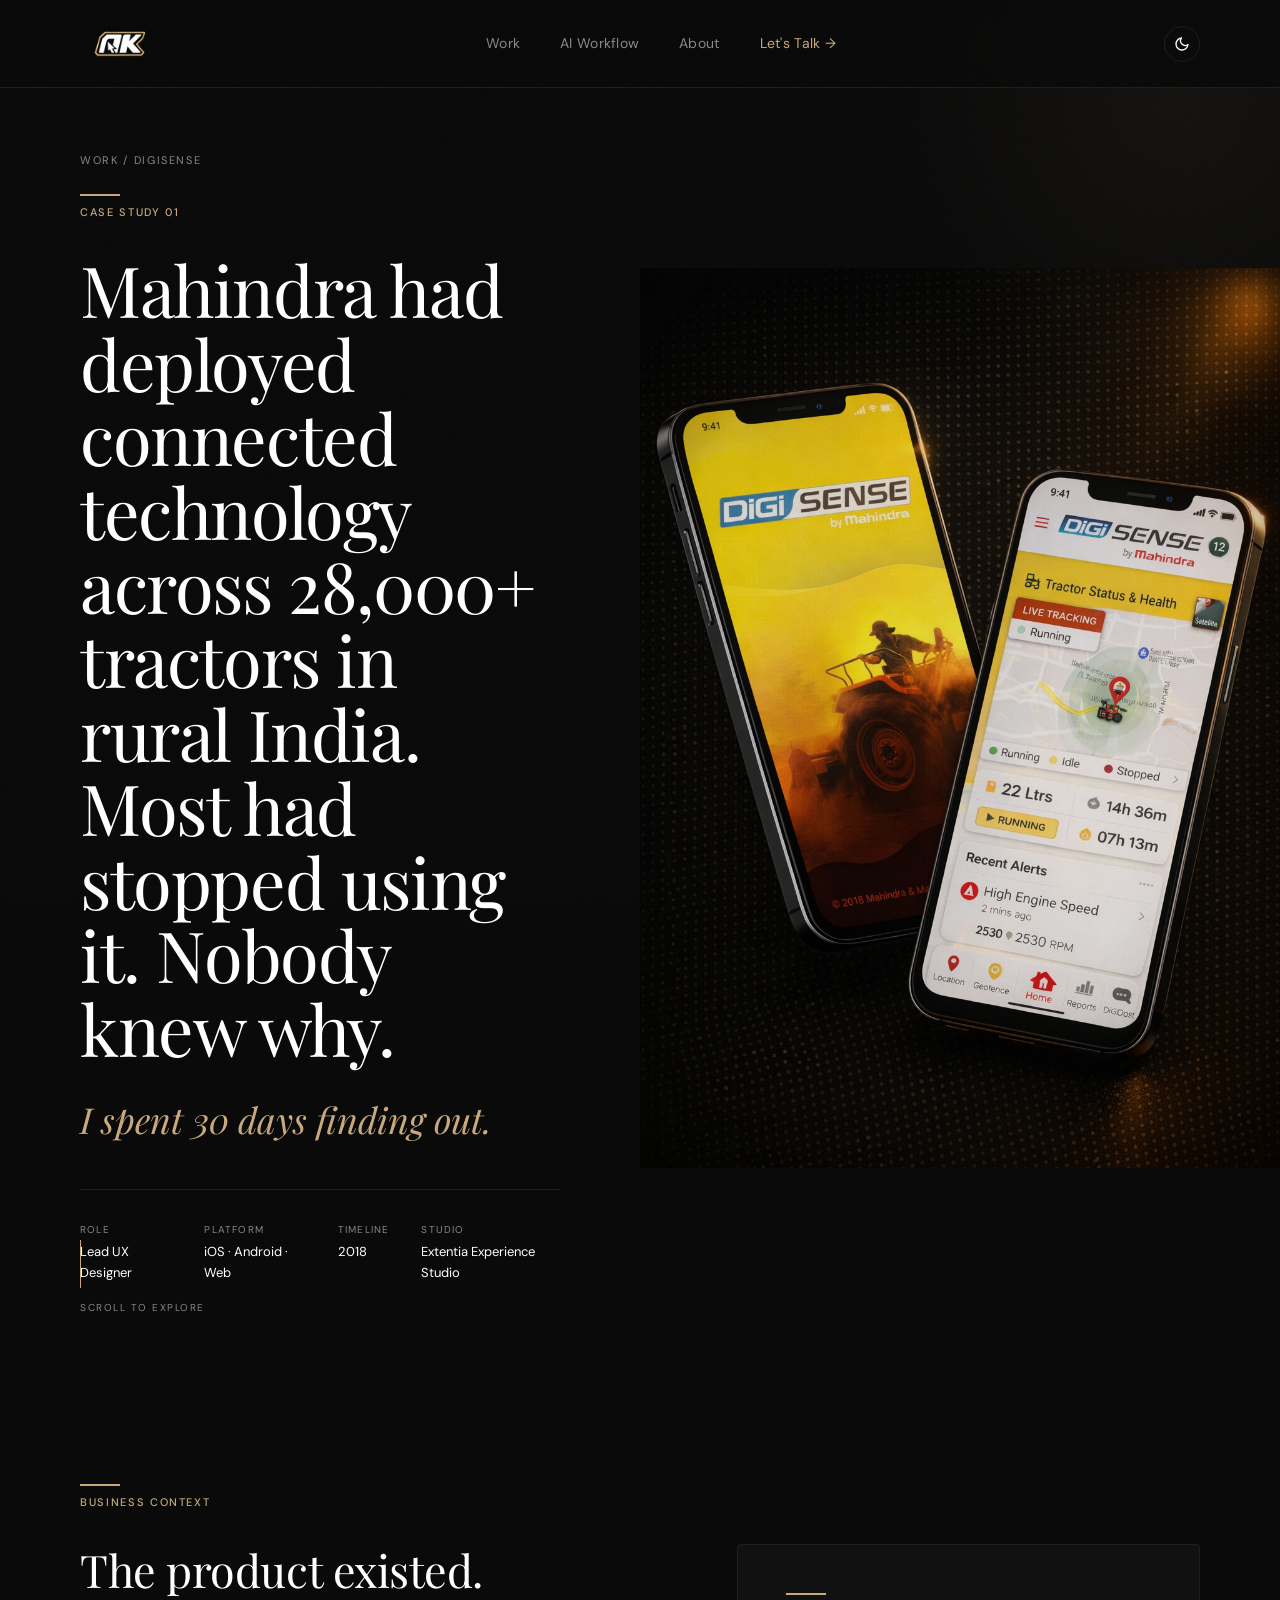
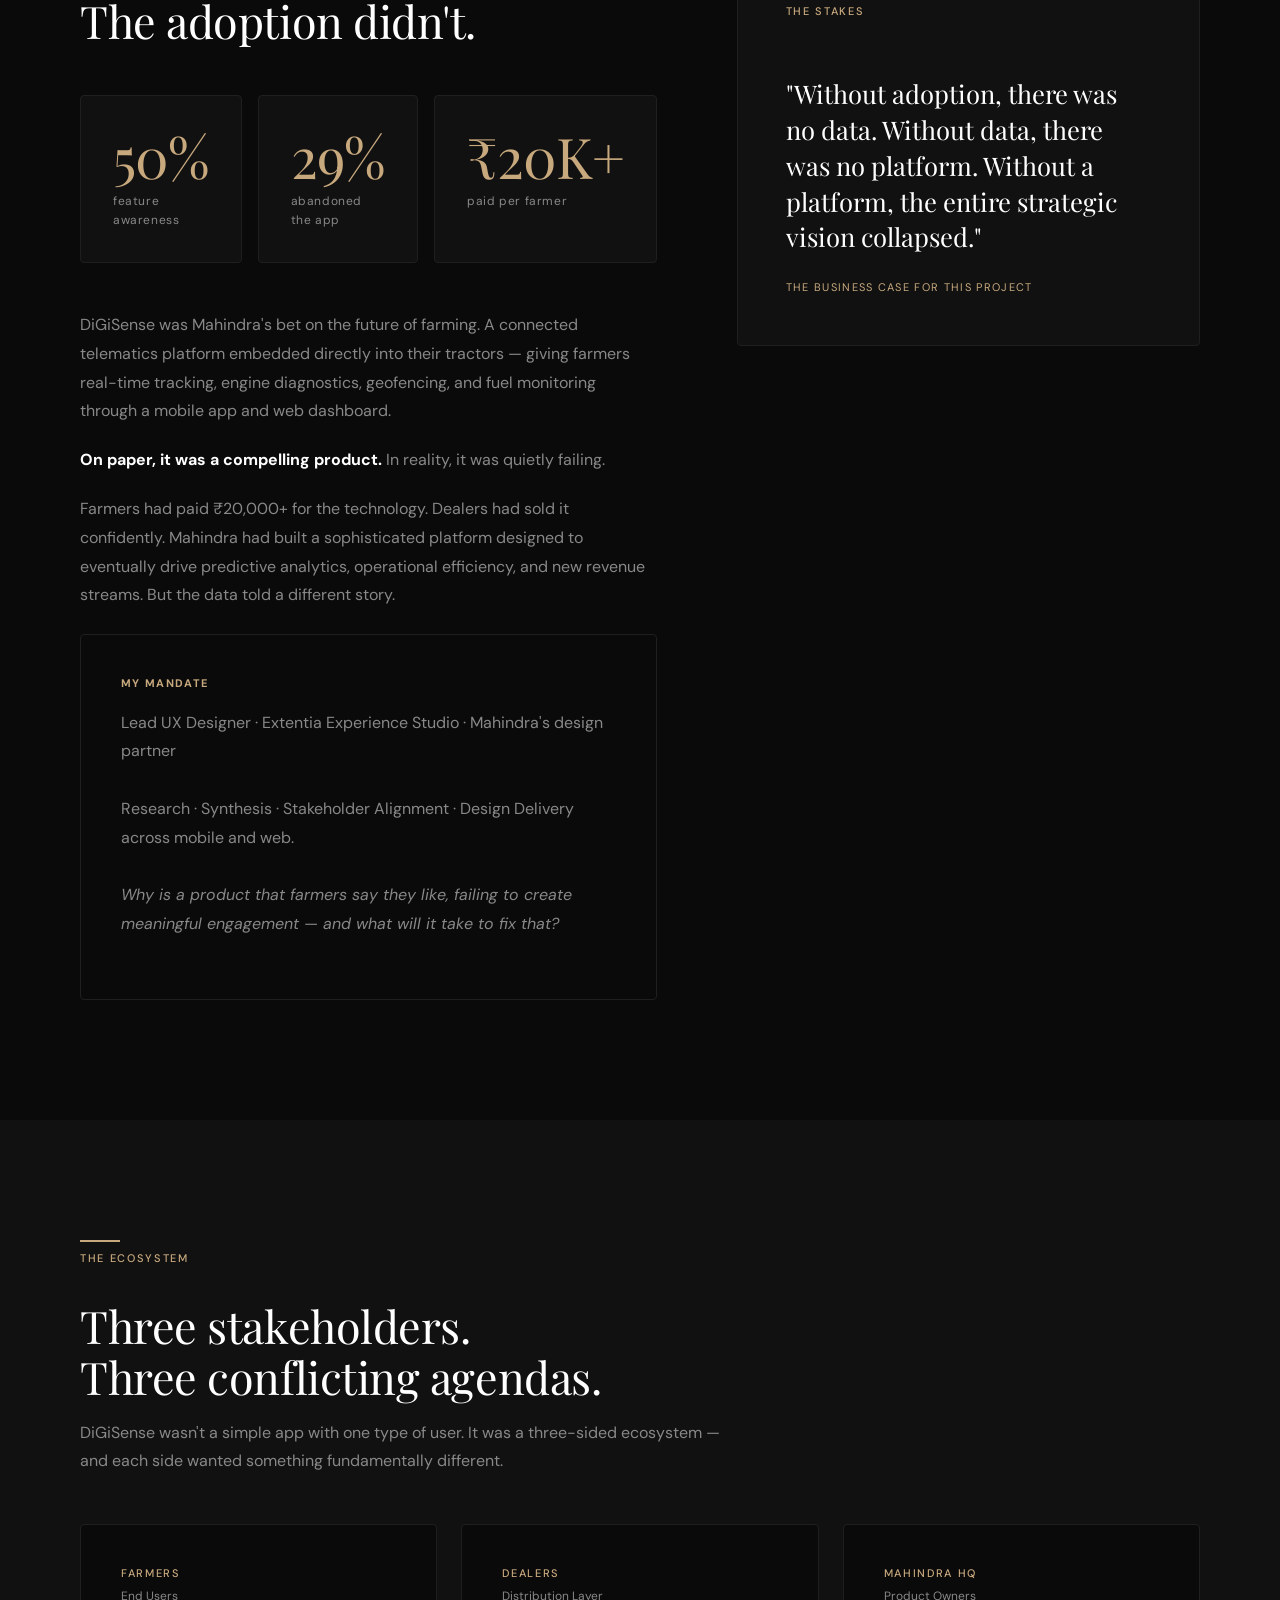
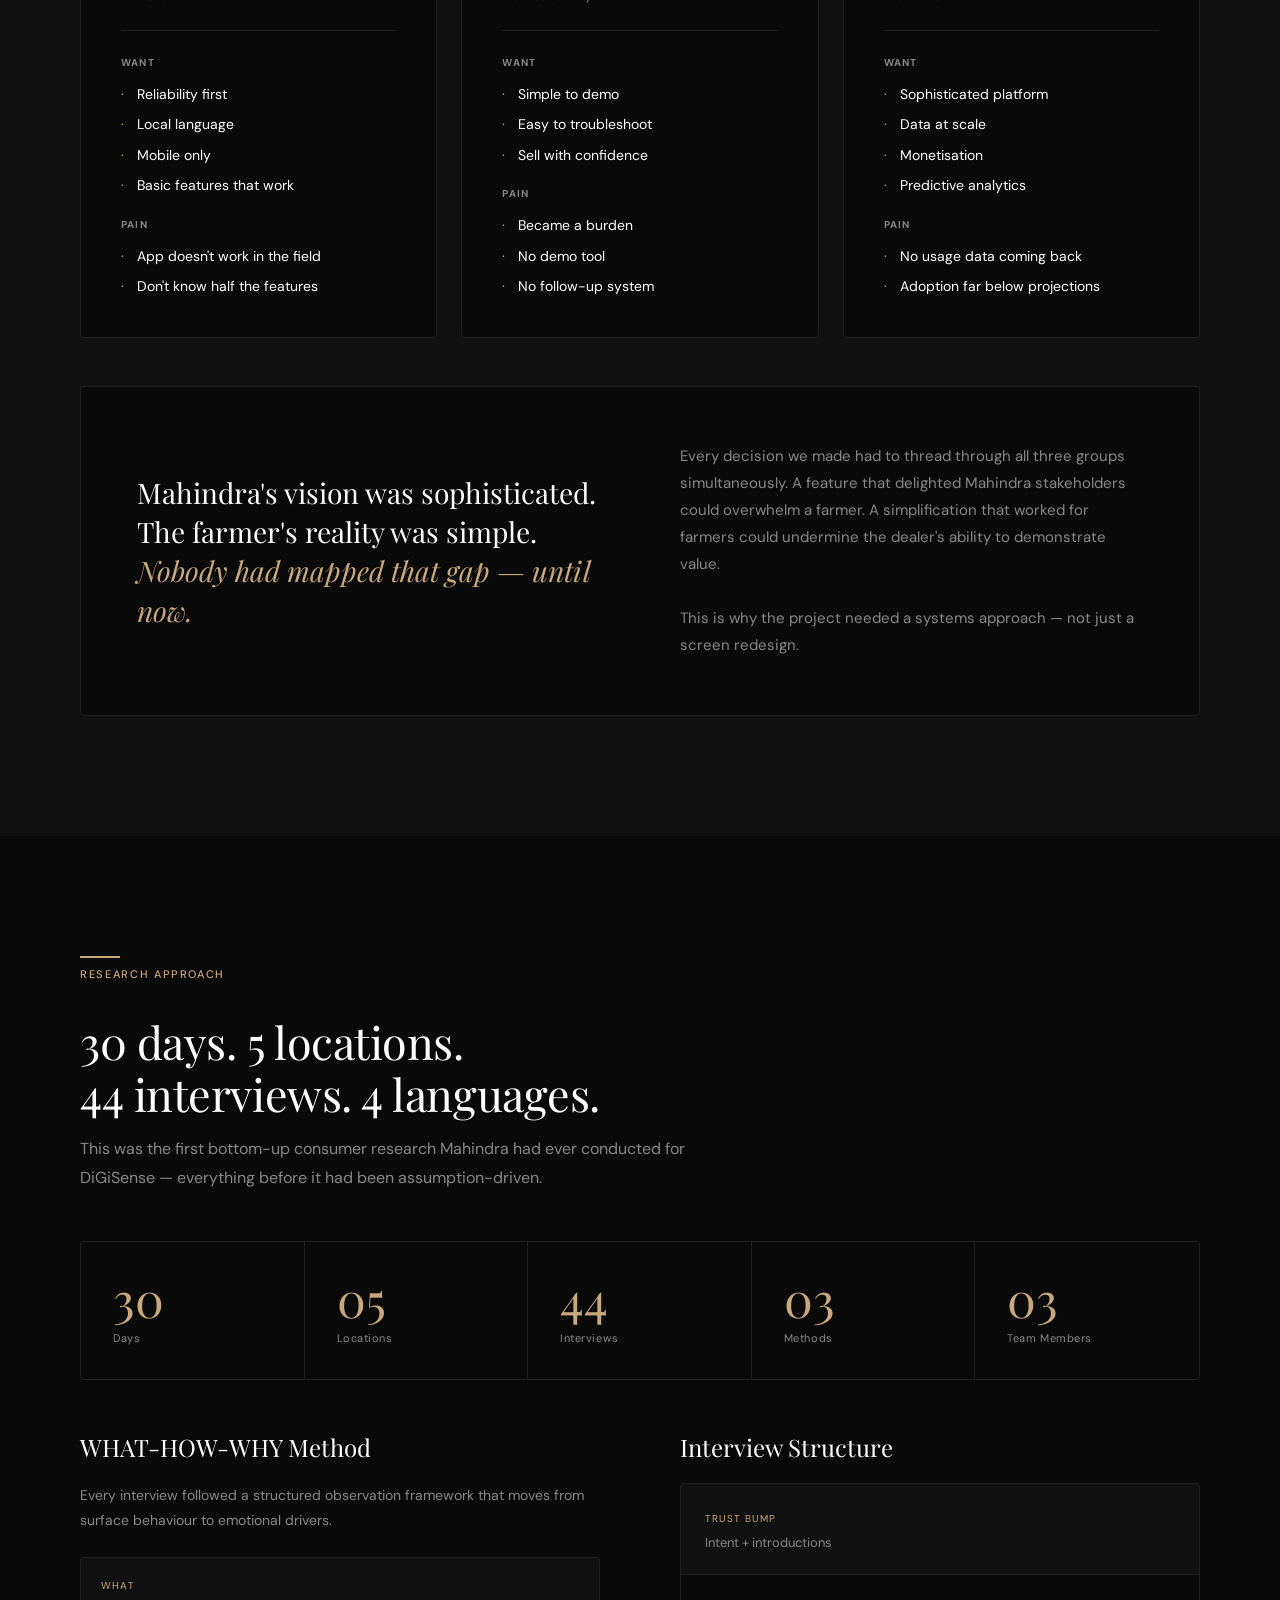
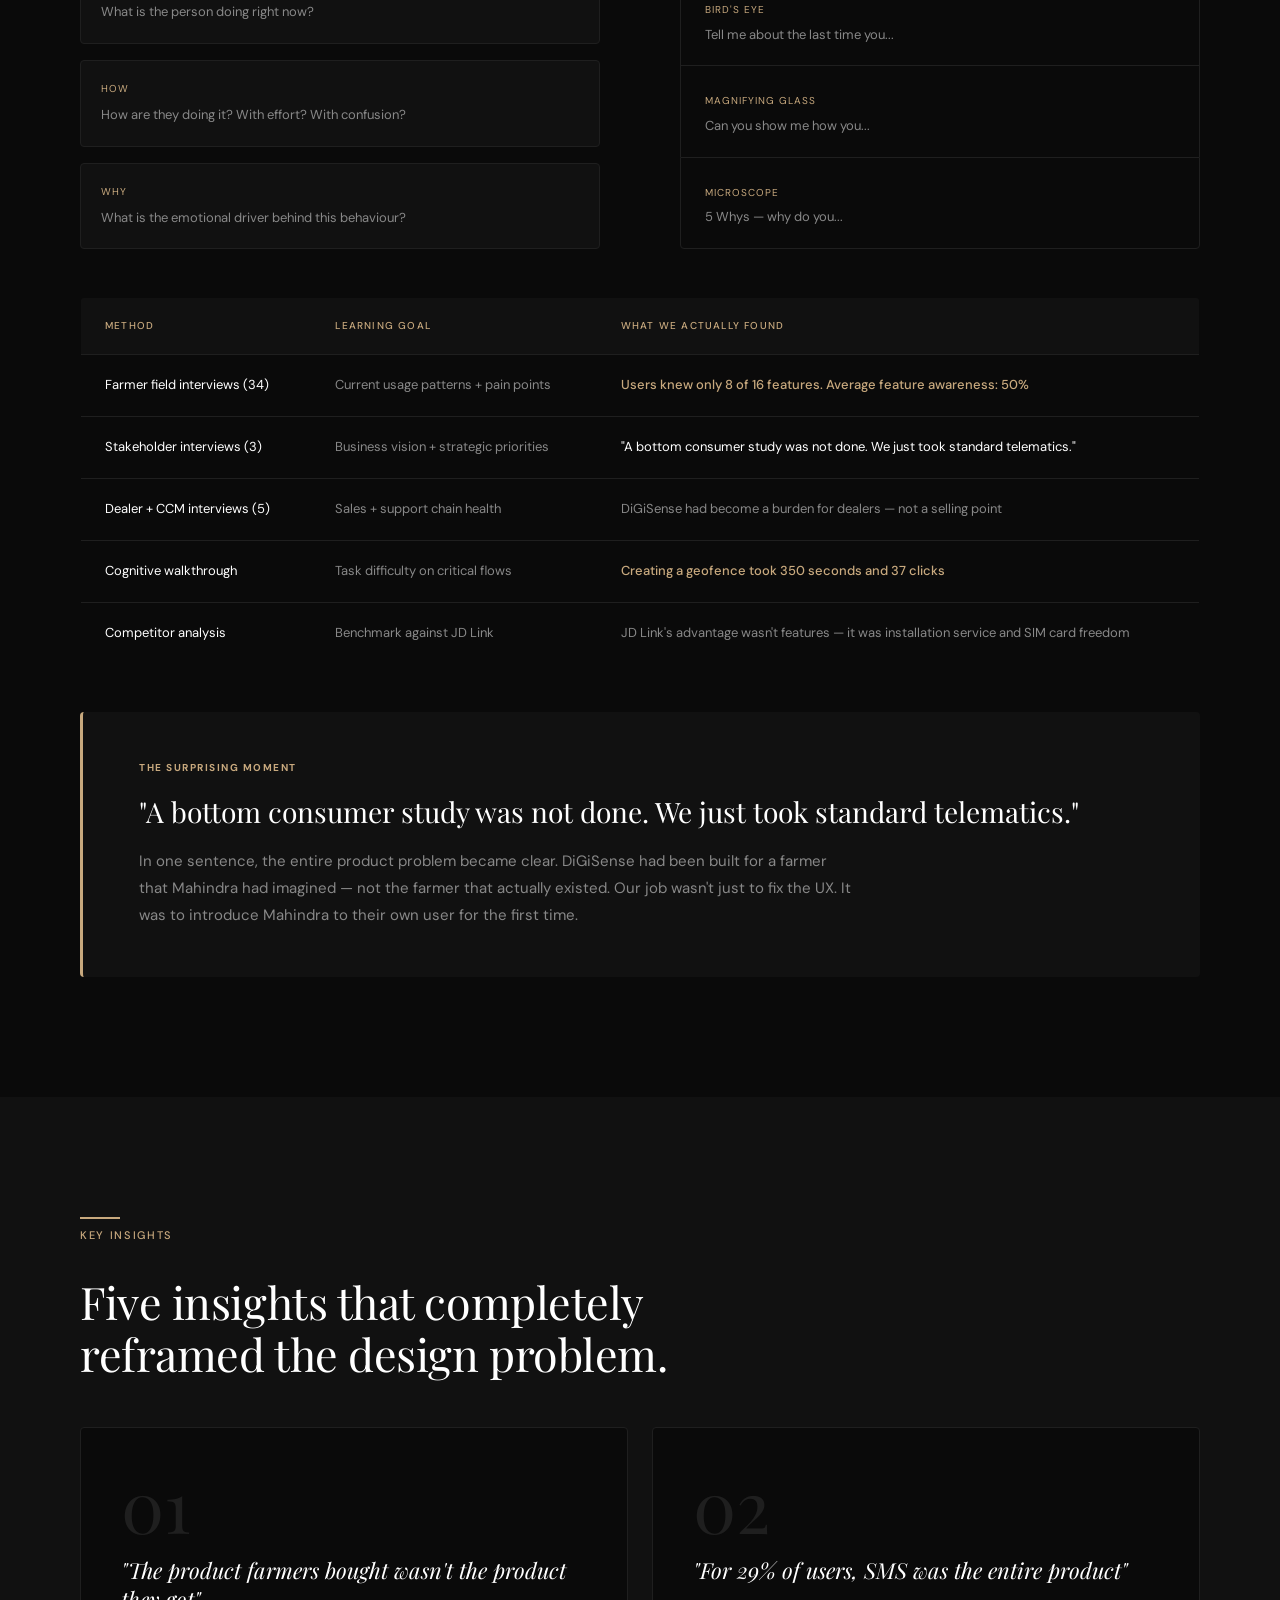
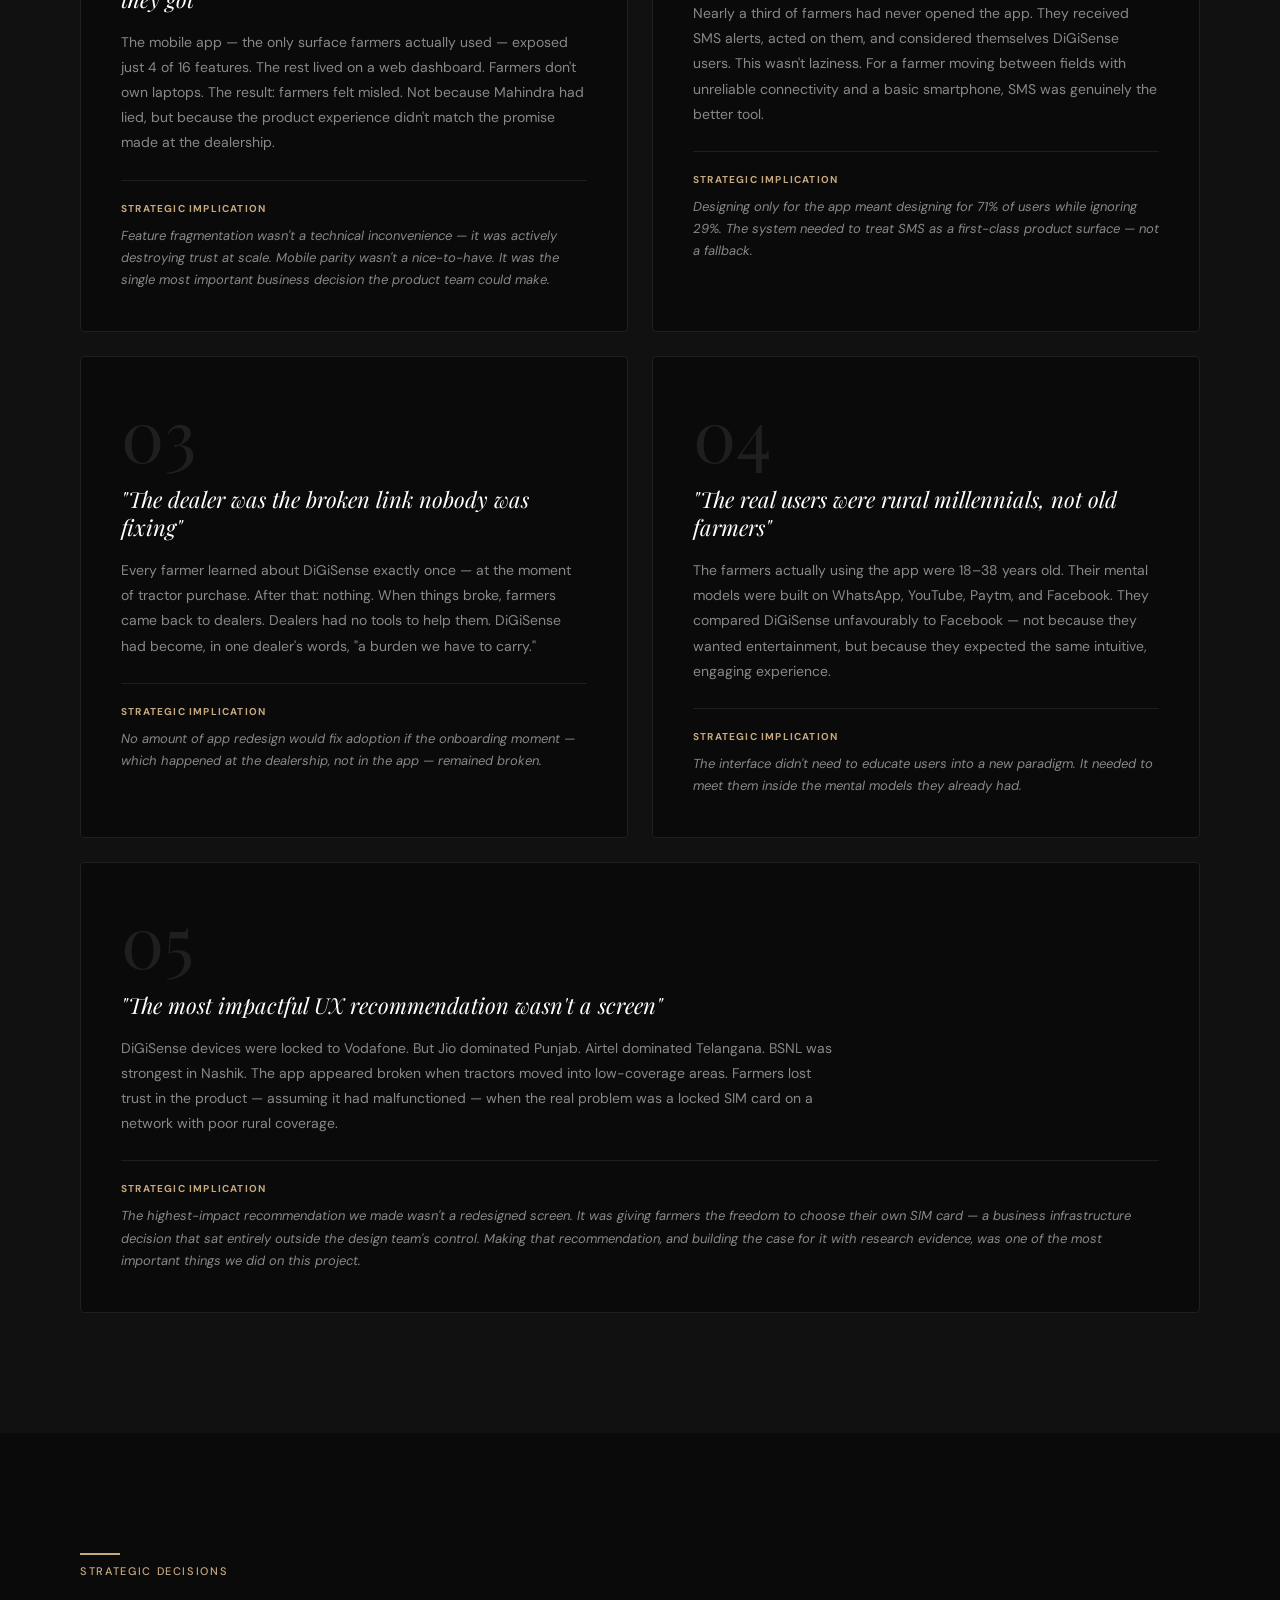
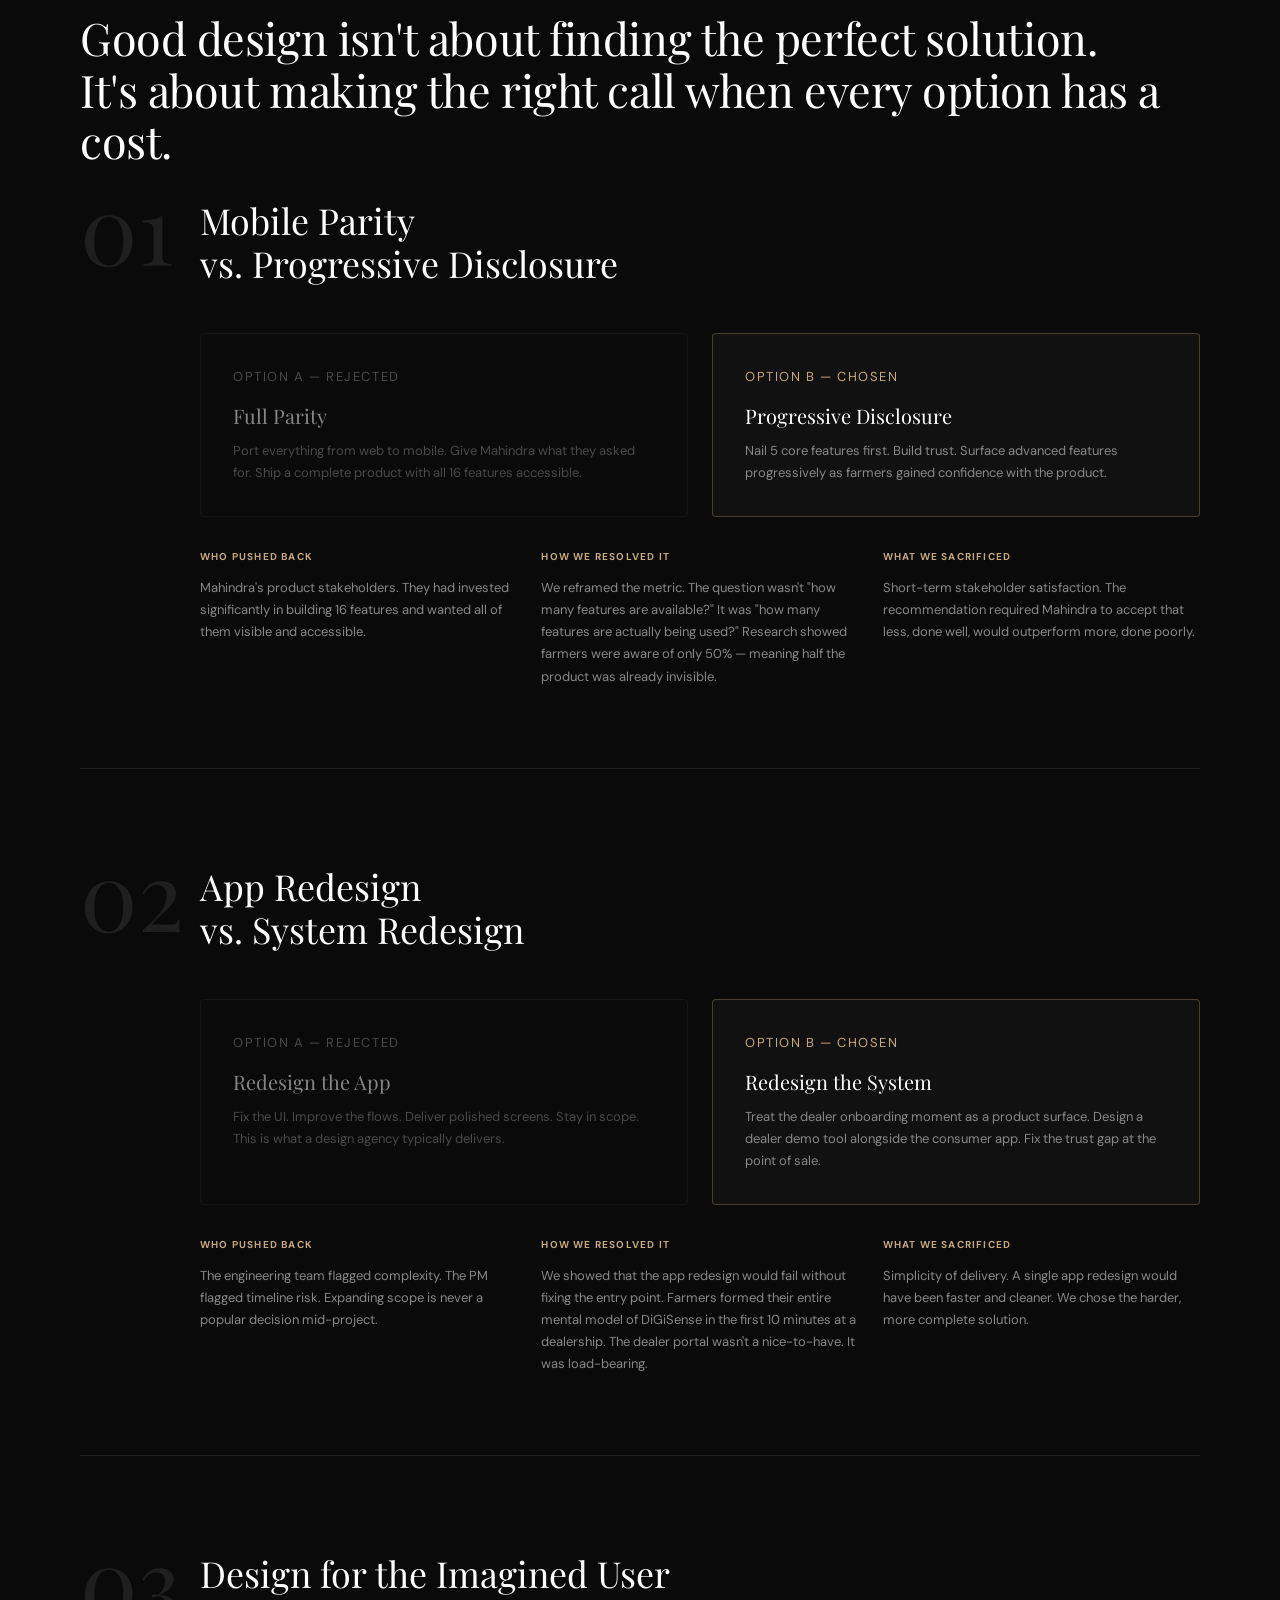
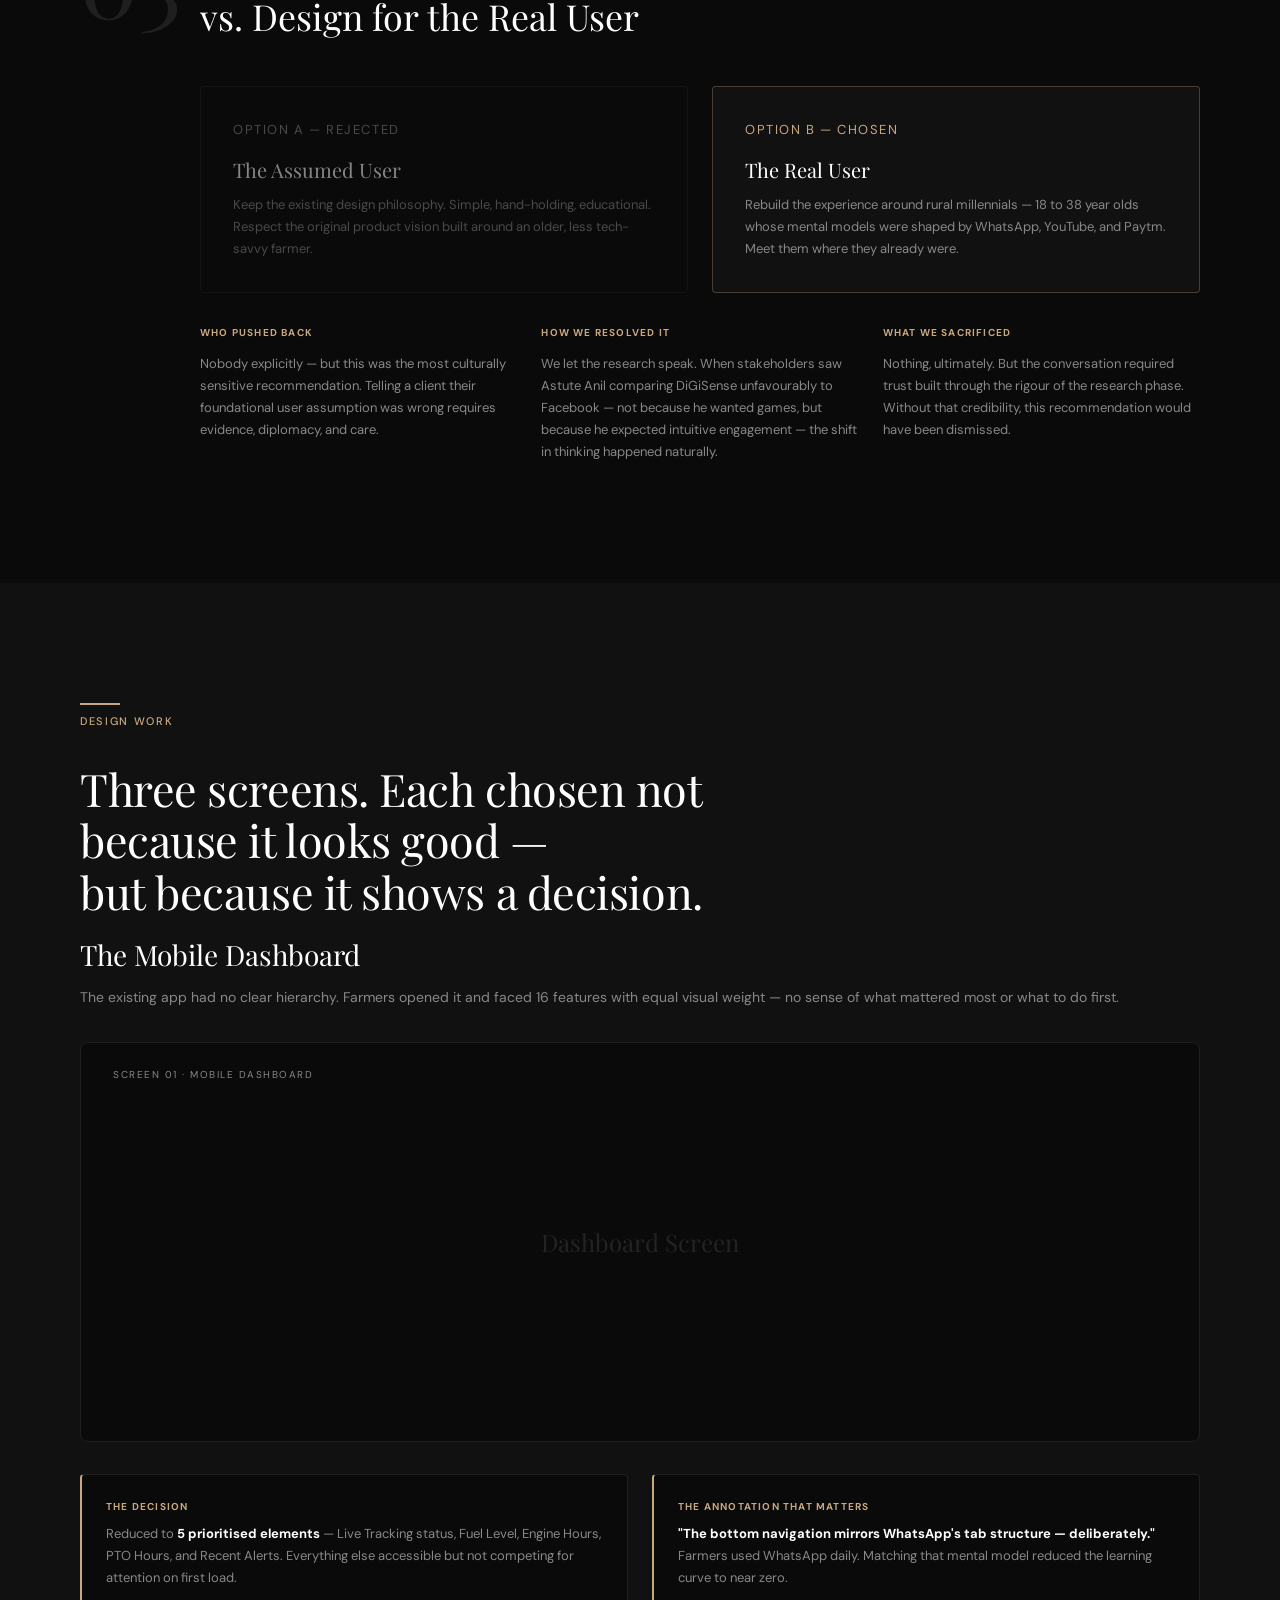
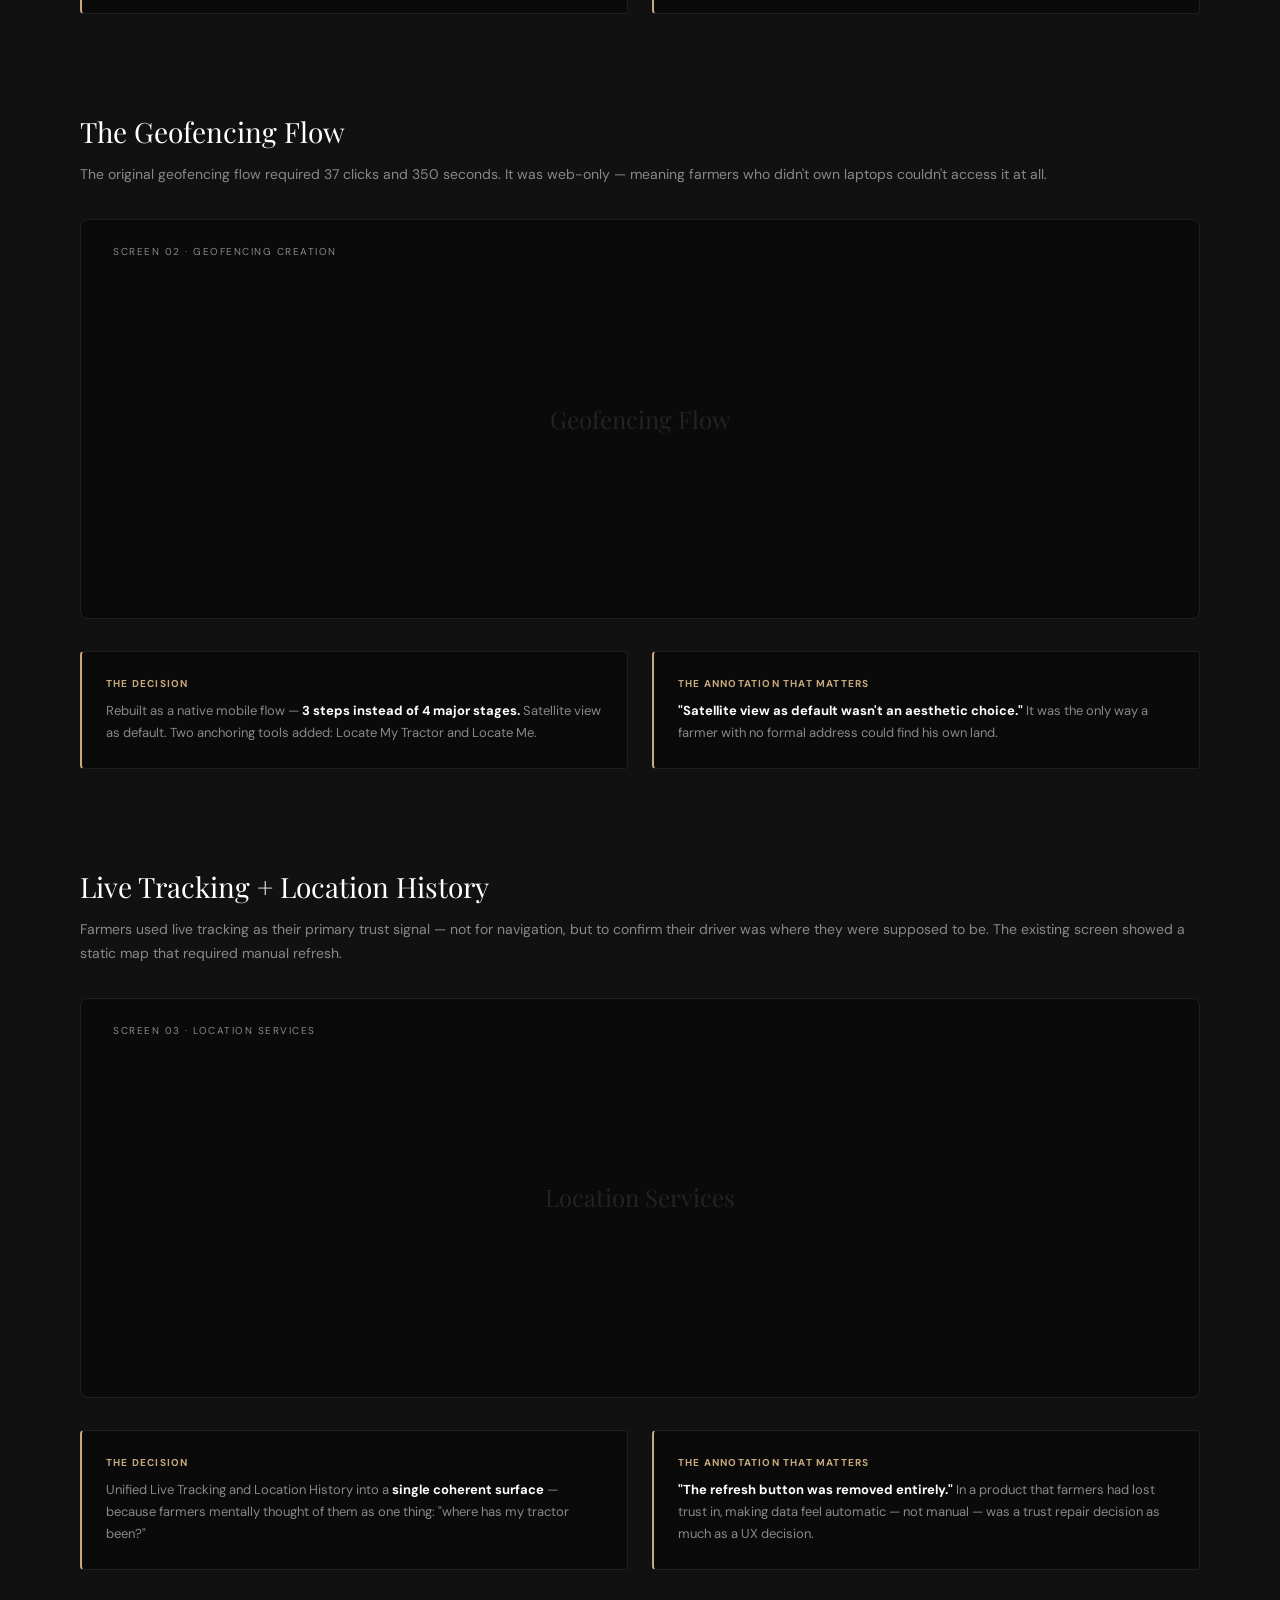
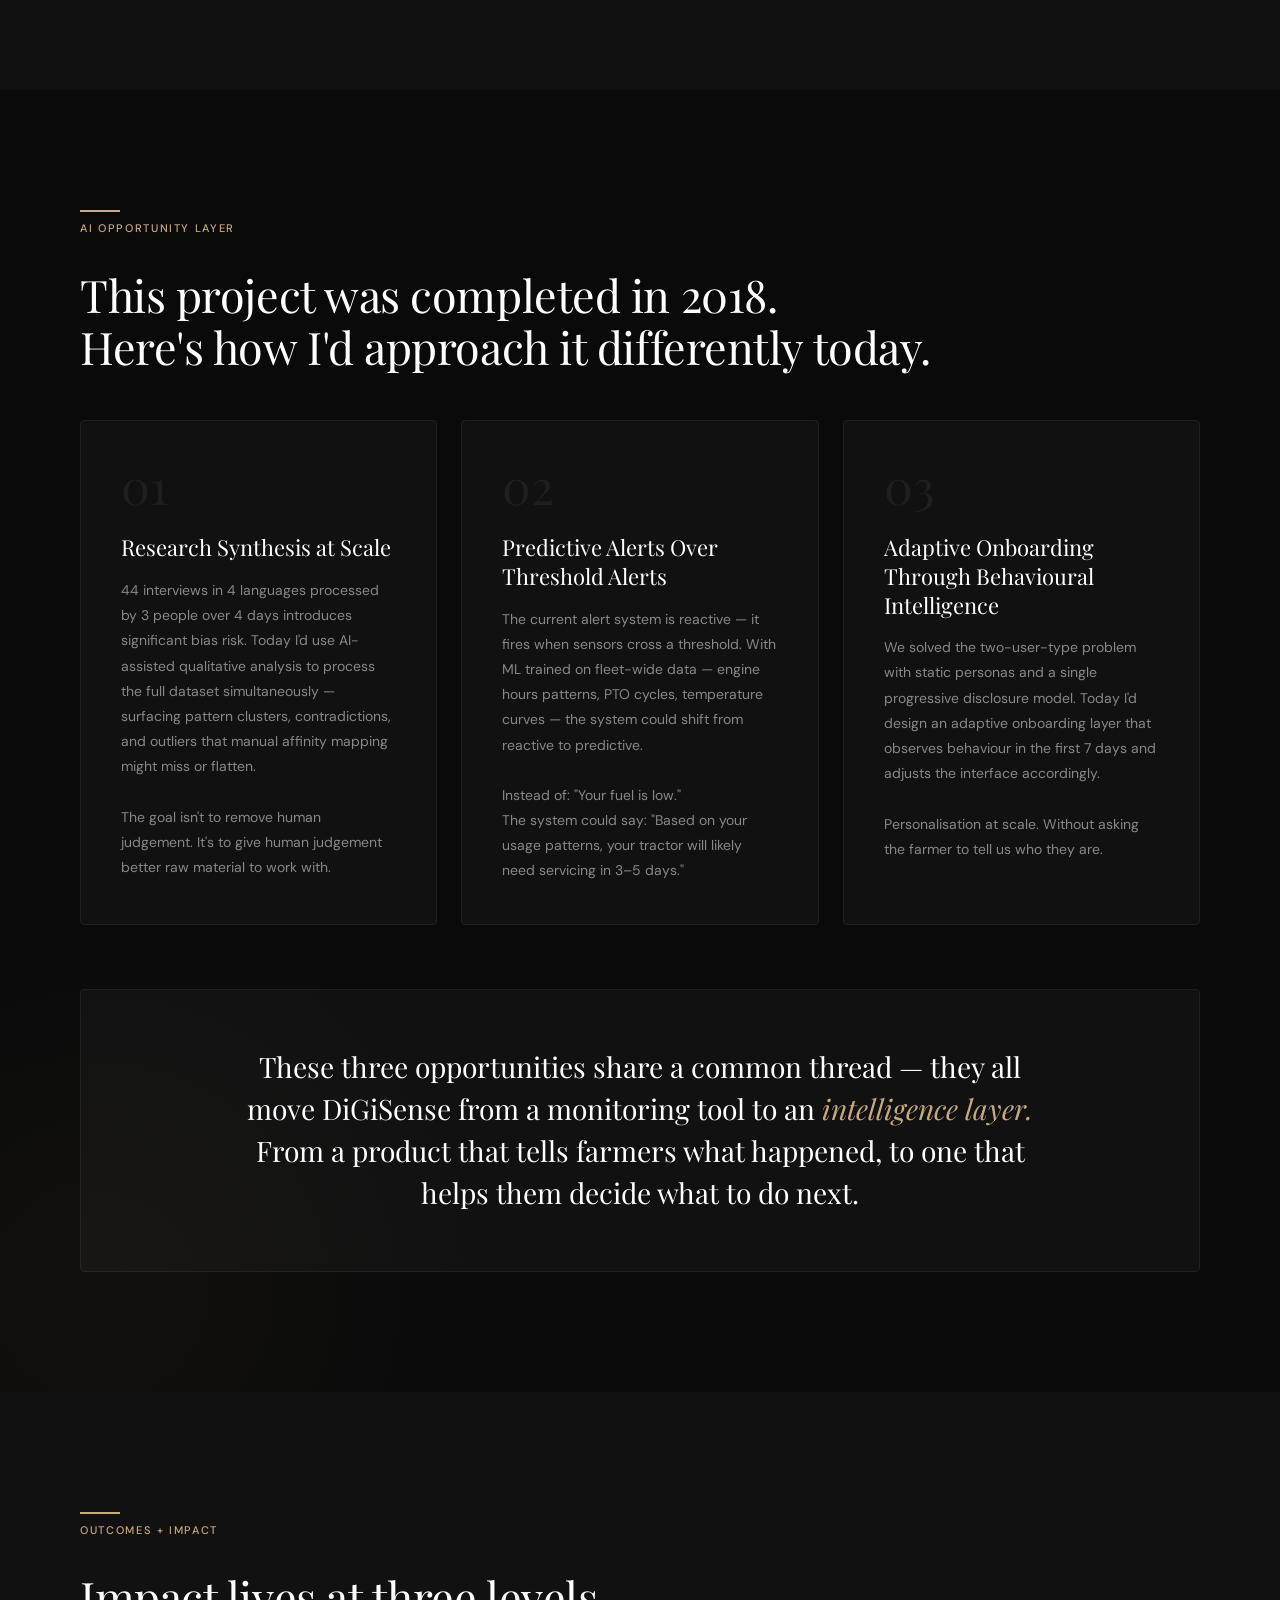
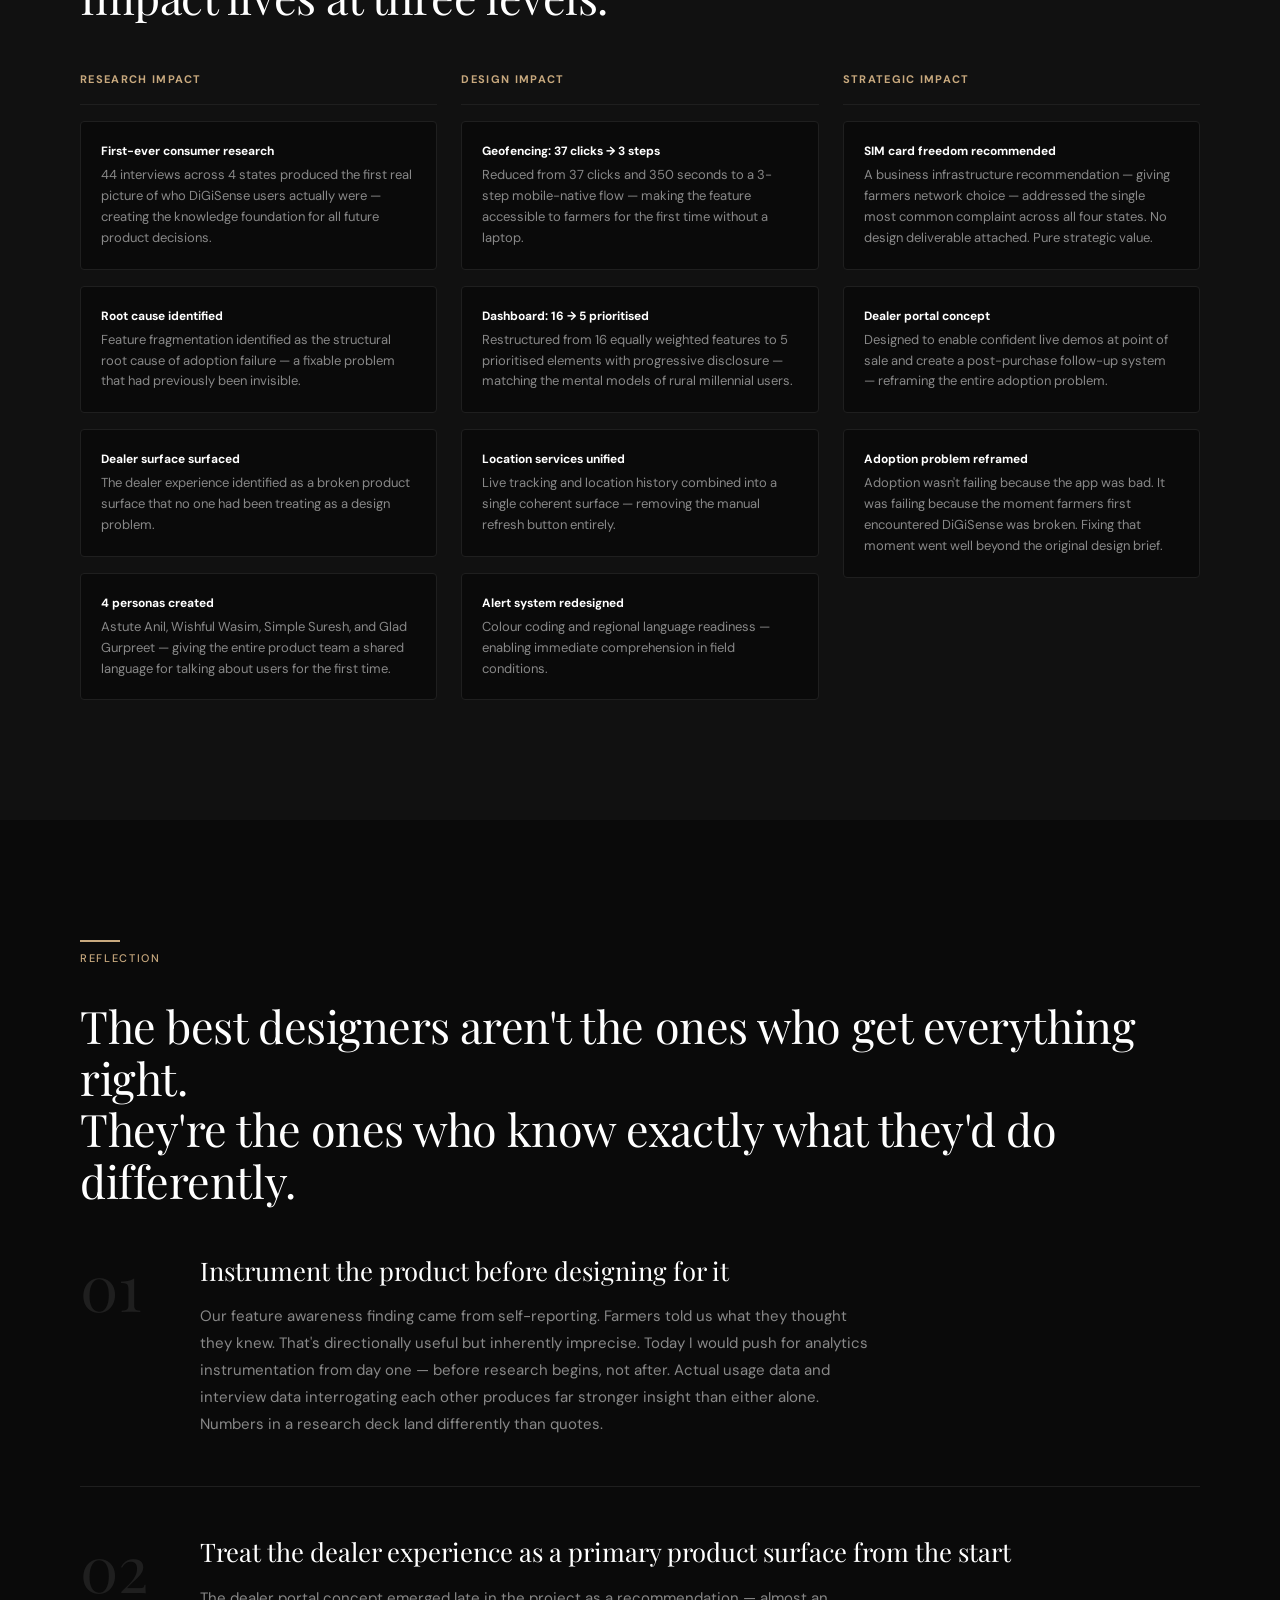
<file: digisense.html>
<!DOCTYPE html>
<html lang="en">
<script>if(localStorage.getItem('theme')==='light')document.documentElement.setAttribute('data-theme','light');</script>
<head>
<meta charset="UTF-8">
<meta name="viewport" content="width=device-width, initial-scale=1.0">
<title>Mahindra DiGiSense — Ameya Kulkarni</title>
<link rel="preconnect" href="https://fonts.googleapis.com">
<link rel="preconnect" href="https://fonts.gstatic.com" crossorigin>
<link href="https://fonts.googleapis.com/css2?family=Playfair+Display:ital,wght@0,400;0,500;0,600;0,700;1,400;1,500&family=DM+Sans:opsz,wght@9..40,300;9..40,400;9..40,500&display=swap" rel="stylesheet">
<style>
  :root {
    --bg: #0A0A0A;
    --surface: #111111;
    --border: #1F1F1F;
    --text: #FFFFFF;
    --muted: #888888;
    --accent: #C8A97E;
    --nav-bg: rgba(10,10,10,0.92);
    --overlay-bg: rgba(10,10,10,0.97);
    --font-display: 'Playfair Display', Georgia, serif;
    --font-body: 'DM Sans', sans-serif;
  }
  [data-theme="light"] {
    --bg: #F7F4F0;
    --surface: #EDEAE5;
    --border: #D4CFC8;
    --text: #1A1A1A;
    --muted: #5A5A5A;
    --accent: #7A5E34;
    --nav-bg: rgba(247,244,240,0.92);
    --overlay-bg: rgba(247,244,240,0.97);
  }

  *, *::before, *::after { box-sizing: border-box; margin: 0; padding: 0; }

  html { scroll-behavior: smooth; }

  body {
    background: var(--bg);
    color: var(--text);
    font-family: var(--font-body);
    font-weight: 400;
    line-height: 1.6;
    -webkit-font-smoothing: antialiased;
  }

  /* ── NOISE TEXTURE OVERLAY ── */
  body::before {
    content: '';
    position: fixed;
    inset: 0;
    background-image: url("data:image/svg+xml,%3Csvg viewBox='0 0 256 256' xmlns='http://www.w3.org/2000/svg'%3E%3Cfilter id='noise'%3E%3CfeTurbulence type='fractalNoise' baseFrequency='0.9' numOctaves='4' stitchTiles='stitch'/%3E%3C/filter%3E%3Crect width='100%25' height='100%25' filter='url(%23noise)' opacity='0.03'/%3E%3C/svg%3E");
    pointer-events: none;
    z-index: 1000;
    opacity: 0.4;
  }

  /* nav/mobile-menu/footer handled by components.js */
  /* ── LAYOUT HELPERS ── */
  .container {
    max-width: 1280px;
    margin: 0 auto;
    padding: 0 80px;
  }

  .section-label {
    display: flex;
    flex-direction: column;
    gap: 8px;
    margin-bottom: 32px;
  }

  .section-label::before {
    content: '';
    display: block;
    width: 40px;
    height: 2px;
    background: var(--accent);
  }

  .section-label span {
    font-size: 11px;
    font-weight: 500;
    letter-spacing: 0.15em;
    color: var(--accent);
    text-transform: uppercase;
  }

  .divider {
    width: 100%;
    height: 1px;
    background: var(--border);
  }

  /* ── SCROLL REVEAL ── */
  .reveal {
    opacity: 0;
    transform: translateY(24px);
    transition: opacity 0.7s ease, transform 0.7s ease;
  }

  .reveal.visible {
    opacity: 1;
    transform: none;
  }

  /* ── HERO ── */
  .hero {
    min-height: 100vh;
    display: grid;
    grid-template-columns: 1fr 1fr;
    align-items: center;
    padding-top: 72px;
    position: relative;
    overflow: hidden;
  }

  .hero::after {
    content: '';
    position: absolute;
    top: -200px;
    right: -200px;
    width: 600px;
    height: 600px;
    background: radial-gradient(circle, rgba(200,169,126,0.06) 0%, transparent 70%);
    pointer-events: none;
  }

  .hero-content {
    padding: 80px;
    display: flex;
    flex-direction: column;
    gap: 0;
  }

  .hero-breadcrumb {
    font-size: 11px;
    letter-spacing: 0.15em;
    color: var(--muted);
    text-transform: uppercase;
    margin-bottom: 24px;
  }

  .hero-headline {
    font-family: var(--font-display);
    font-size: clamp(52px, 5.5vw, 80px);
    font-weight: 400;
    line-height: 1.05;
    letter-spacing: -0.02em;
    color: var(--text);
    margin-bottom: 32px;
  }

  .hero-subheadline {
    font-family: var(--font-display);
    font-size: clamp(28px, 2.8vw, 40px);
    font-weight: 400;
    font-style: italic;
    color: var(--accent);
    margin-bottom: 48px;
    line-height: 1.2;
  }

  .hero-meta {
    display: flex;
    gap: 32px;
    padding-top: 32px;
    border-top: 1px solid var(--border);
  }

  .hero-meta-item {
    display: flex;
    flex-direction: column;
    gap: 4px;
  }

  .hero-meta-label {
    font-size: 10px;
    letter-spacing: 0.12em;
    color: var(--muted);
    text-transform: uppercase;
  }

  .hero-meta-value {
    font-size: 13px;
    color: var(--text);
  }

  .hero-image {
    height: 100vh;
    background: var(--surface);
    position: relative;
    display: flex;
    align-items: center;
    justify-content: center;
    overflow: hidden;
  }

  .hero-image img {
    width: 100%;
    height: 100%;
    object-fit: cover;
    object-position: center;
    opacity: 0.9;
  }

  .hero-image-placeholder {
    display: flex;
    flex-direction: column;
    align-items: center;
    gap: 16px;
    opacity: 0.3;
  }

  .hero-image-placeholder span {
    font-family: var(--font-display);
    font-size: 48px;
    font-weight: 400;
    color: var(--muted);
    letter-spacing: 0.1em;
  }

  .scroll-indicator {
    position: absolute;
    bottom: 48px;
    left: 80px;
    display: flex;
    flex-direction: column;
    align-items: flex-start;
    gap: 12px;
  }

  .scroll-indicator::before {
    content: '';
    display: block;
    width: 1px;
    height: 48px;
    background: var(--accent);
    animation: scrollPulse 2s ease-in-out infinite;
  }

  @keyframes scrollPulse {
    0%, 100% { opacity: 1; transform: scaleY(1); }
    50% { opacity: 0.4; transform: scaleY(0.6); }
  }

  .scroll-indicator span {
    font-size: 10px;
    letter-spacing: 0.15em;
    color: var(--muted);
    text-transform: uppercase;
  }

  /* ── BUSINESS CONTEXT ── */
  .business-context {
    padding: 120px 0;
    background: var(--bg);
  }

  .stats-row {
    display: grid;
    grid-template-columns: repeat(3, 1fr);
    gap: 16px;
    margin: 48px 0;
  }

  .stat-card {
    background: var(--surface);
    border: 1px solid var(--border);
    border-radius: 4px;
    padding: 32px;
    display: flex;
    flex-direction: column;
    gap: 8px;
  }

  .stat-number {
    font-family: var(--font-display);
    font-size: 56px;
    font-weight: 400;
    color: var(--accent);
    line-height: 1;
    letter-spacing: -0.02em;
  }

  .stat-label {
    font-size: 12px;
    color: var(--muted);
    letter-spacing: 0.05em;
  }

  .two-col {
    display: grid;
    grid-template-columns: 1fr 1fr;
    gap: 80px;
    align-items: start;
  }

  .pull-quote {
    background: var(--surface);
    border: 1px solid var(--border);
    border-radius: 4px;
    padding: 48px;
    display: flex;
    flex-direction: column;
    gap: 24px;
  }

  .pull-quote blockquote {
    font-family: var(--font-display);
    font-size: clamp(20px, 2vw, 28px);
    font-weight: 400;
    line-height: 1.4;
    color: var(--text);
  }

  .pull-quote cite {
    font-size: 11px;
    letter-spacing: 0.12em;
    color: var(--accent);
    text-transform: uppercase;
    font-style: normal;
  }

  .mandate-block {
    background: var(--bg);
    border: 1px solid var(--border);
    border-radius: 4px;
    padding: 40px;
    margin-top: 24px;
  }

  .mandate-block h4 {
    font-size: 11px;
    letter-spacing: 0.12em;
    color: var(--accent);
    text-transform: uppercase;
    margin-bottom: 16px;
  }

  .mandate-block p {
    font-size: 14px;
    color: var(--muted);
    line-height: 1.7;
  }

  .body-copy h2 {
    font-family: var(--font-display);
    font-size: clamp(36px, 3.5vw, 52px);
    font-weight: 400;
    line-height: 1.15;
    letter-spacing: -0.01em;
    margin-bottom: 32px;
  }

  .body-copy p {
    font-size: 16px;
    color: var(--muted);
    line-height: 1.8;
    margin-bottom: 20px;
  }

  .body-copy p strong {
    color: var(--text);
  }

  /* ── COMPLEXITY MAP ── */
  .complexity-map {
    padding: 120px 0;
    background: var(--surface);
  }

  .stakeholder-grid {
    display: grid;
    grid-template-columns: repeat(3, 1fr);
    gap: 24px;
    margin: 48px 0;
  }

  .stakeholder-card {
    background: var(--bg);
    border: 1px solid var(--border);
    border-radius: 4px;
    padding: 40px;
    transition: border-color 0.3s;
  }

  .stakeholder-card:hover {
    border-color: var(--accent);
  }

  .stakeholder-title {
    font-size: 11px;
    font-weight: 500;
    letter-spacing: 0.15em;
    color: var(--accent);
    text-transform: uppercase;
    margin-bottom: 4px;
  }

  .stakeholder-sub {
    font-size: 12px;
    color: var(--muted);
    margin-bottom: 24px;
    padding-bottom: 24px;
    border-bottom: 1px solid var(--border);
  }

  .stakeholder-list h5 {
    font-size: 10px;
    letter-spacing: 0.12em;
    color: var(--muted);
    text-transform: uppercase;
    margin-bottom: 12px;
    margin-top: 20px;
  }

  .stakeholder-list ul {
    list-style: none;
    display: flex;
    flex-direction: column;
    gap: 8px;
  }

  .stakeholder-list li {
    font-size: 14px;
    color: var(--text);
    padding-left: 16px;
    position: relative;
  }

  .stakeholder-list li::before {
    content: '·';
    position: absolute;
    left: 0;
    color: var(--accent);
  }

  .tension-block {
    background: var(--bg);
    border: 1px solid var(--border);
    border-radius: 4px;
    padding: 56px;
    display: grid;
    grid-template-columns: 1fr 1fr;
    gap: 80px;
    align-items: center;
  }

  .tension-block h3 {
    font-family: var(--font-display);
    font-size: clamp(24px, 2.2vw, 32px);
    font-weight: 400;
    line-height: 1.4;
    color: var(--text);
  }

  .tension-block h3 em {
    color: var(--accent);
    font-style: italic;
  }

  .tension-block p {
    font-size: 15px;
    color: var(--muted);
    line-height: 1.8;
  }

  /* ── RESEARCH ── */
  .research {
    padding: 120px 0;
    background: var(--bg);
  }

  .research-stats {
    display: grid;
    grid-template-columns: repeat(5, 1fr);
    gap: 0;
    margin: 48px 0;
    border: 1px solid var(--border);
    border-radius: 4px;
    overflow: hidden;
  }

  .research-stat {
    padding: 32px;
    display: flex;
    flex-direction: column;
    gap: 8px;
    border-right: 1px solid var(--border);
  }

  .research-stat:last-child { border-right: none; }

  .research-stat-number {
    font-family: var(--font-display);
    font-size: 48px;
    font-weight: 400;
    color: var(--accent);
    line-height: 1;
  }

  .research-stat-label {
    font-size: 11px;
    color: var(--muted);
    letter-spacing: 0.05em;
  }

  .methods-table {
    width: 100%;
    border-collapse: collapse;
    margin: 48px 0;
    border: 1px solid var(--border);
    border-radius: 4px;
    overflow: hidden;
  }

  .methods-table th {
    font-size: 10px;
    font-weight: 500;
    letter-spacing: 0.12em;
    color: var(--accent);
    text-transform: uppercase;
    padding: 20px 24px;
    text-align: left;
    border-bottom: 1px solid var(--border);
    background: var(--surface);
  }

  .methods-table td {
    padding: 20px 24px;
    font-size: 13px;
    color: var(--muted);
    border-bottom: 1px solid var(--border);
    vertical-align: top;
    line-height: 1.6;
  }

  .methods-table tr:last-child td { border-bottom: none; }

  .methods-table td:first-child {
    color: var(--text);
    font-weight: 400;
  }

  .methods-table td.highlight {
    color: var(--text);
  }

  .methods-table td.gold {
    color: var(--accent);
    font-weight: 500;
  }

  .surprise-callout {
    background: var(--surface);
    border-radius: 4px;
    padding: 48px 56px;
    border-left: 3px solid var(--accent);
    margin-top: 32px;
  }

  .surprise-callout h4 {
    font-size: 10px;
    letter-spacing: 0.15em;
    color: var(--accent);
    text-transform: uppercase;
    margin-bottom: 16px;
  }

  .surprise-callout blockquote {
    font-family: var(--font-display);
    font-size: clamp(22px, 2.2vw, 30px);
    font-weight: 400;
    color: var(--text);
    line-height: 1.4;
    margin-bottom: 16px;
  }

  .surprise-callout p {
    font-size: 15px;
    color: var(--muted);
    line-height: 1.8;
    max-width: 720px;
  }

  /* ── INSIGHTS ── */
  .insights {
    padding: 120px 0;
    background: var(--surface);
  }

  .insights-grid {
    display: grid;
    grid-template-columns: 1fr 1fr;
    gap: 24px;
    margin-top: 48px;
  }

  .insight-card {
    background: var(--bg);
    border: 1px solid var(--border);
    border-radius: 4px;
    padding: 40px;
    transition: border-color 0.3s, transform 0.3s;
  }

  .insight-card:hover {
    border-color: rgba(200,169,126,0.4);
    transform: translateY(-2px);
  }

  .insight-number {
    font-family: var(--font-display);
    font-size: 72px;
    font-weight: 400;
    color: var(--border);
    line-height: 1;
    margin-bottom: 16px;
  }

  .insight-title {
    font-family: var(--font-display);
    font-size: 22px;
    font-weight: 400;
    font-style: italic;
    color: var(--text);
    margin-bottom: 16px;
    line-height: 1.3;
  }

  .insight-body {
    font-size: 14px;
    color: var(--muted);
    line-height: 1.8;
    margin-bottom: 24px;
  }

  .insight-implication {
    padding-top: 20px;
    border-top: 1px solid var(--border);
  }

  .insight-implication h5 {
    font-size: 10px;
    letter-spacing: 0.12em;
    color: var(--accent);
    text-transform: uppercase;
    margin-bottom: 8px;
  }

  .insight-implication p {
    font-size: 13px;
    color: var(--muted);
    line-height: 1.7;
    font-style: italic;
  }

  /* ── DECISIONS ── */
  .decisions {
    padding: 120px 0;
    background: var(--bg);
  }

  .decision-block {
    margin-bottom: 80px;
    padding-bottom: 80px;
    border-bottom: 1px solid var(--border);
  }

  .decision-block:last-child {
    border-bottom: none;
    margin-bottom: 0;
    padding-bottom: 0;
  }

  .decision-header {
    display: grid;
    grid-template-columns: 80px 1fr;
    gap: 40px;
    align-items: start;
    margin-bottom: 48px;
  }

  .decision-num {
    font-family: var(--font-display);
    font-size: 96px;
    font-weight: 400;
    color: var(--border);
    line-height: 0.9;
  }

  .decision-title {
    font-family: var(--font-display);
    font-size: clamp(28px, 2.8vw, 40px);
    font-weight: 400;
    line-height: 1.2;
    color: var(--text);
    padding-top: 16px;
  }

  .decision-options {
    display: grid;
    grid-template-columns: 1fr 1fr;
    gap: 24px;
    margin-bottom: 32px;
    margin-left: 120px;
  }

  .option-card {
    padding: 32px;
    border-radius: 4px;
    border: 1px solid var(--border);
  }

  .option-card.rejected {
    background: var(--bg);
    opacity: 0.5;
  }

  .option-card.chosen {
    background: var(--surface);
    border-color: rgba(200,169,126,0.3);
  }

  .option-label {
    font-size: 10px;
    letter-spacing: 0.12em;
    text-transform: uppercase;
    margin-bottom: 12px;
  }

  .option-card.rejected .option-label { color: var(--muted); }
  .option-card.chosen .option-label { color: var(--accent); }

  .option-card h4 {
    font-family: var(--font-display);
    font-size: 20px;
    font-weight: 400;
    color: var(--text);
    margin-bottom: 8px;
  }

  .option-card p {
    font-size: 13px;
    color: var(--muted);
    line-height: 1.7;
  }

  .decision-reasoning {
    margin-left: 120px;
    display: grid;
    grid-template-columns: 1fr 1fr 1fr;
    gap: 24px;
  }

  .reasoning-block h5 {
    font-size: 10px;
    letter-spacing: 0.12em;
    color: var(--accent);
    text-transform: uppercase;
    margin-bottom: 12px;
  }

  .reasoning-block p {
    font-size: 13px;
    color: var(--muted);
    line-height: 1.7;
  }

  /* ── DESIGN WORK ── */
  .design-work {
    padding: 120px 0;
    background: var(--surface);
  }

  .screen-section {
    margin-bottom: 96px;
  }

  .screen-section:last-child { margin-bottom: 0; }

  .screen-container {
    background: var(--bg);
    border: 1px solid var(--border);
    border-radius: 8px;
    padding: 48px;
    margin-bottom: 32px;
    min-height: 400px;
    display: flex;
    align-items: center;
    justify-content: center;
    position: relative;
    overflow: hidden;
  }

  .screen-placeholder {
    display: flex;
    flex-direction: column;
    align-items: center;
    gap: 12px;
    opacity: 0.2;
  }

  .screen-placeholder span {
    font-family: var(--font-display);
    font-size: 24px;
    color: var(--muted);
  }

  .screen-label {
    font-size: 10px;
    letter-spacing: 0.15em;
    color: var(--muted);
    text-transform: uppercase;
    position: absolute;
    top: 24px;
    left: 32px;
  }

  .screen-annotations {
    display: grid;
    grid-template-columns: 1fr 1fr;
    gap: 24px;
  }

  .annotation {
    padding: 24px;
    background: var(--bg);
    border: 1px solid var(--border);
    border-radius: 4px;
    border-left: 2px solid var(--accent);
  }

  .annotation h5 {
    font-size: 10px;
    letter-spacing: 0.12em;
    color: var(--accent);
    text-transform: uppercase;
    margin-bottom: 8px;
  }

  .annotation p {
    font-size: 13px;
    color: var(--muted);
    line-height: 1.7;
  }

  .annotation p strong {
    color: var(--text);
  }

  .screen-title {
    font-family: var(--font-display);
    font-size: 28px;
    font-weight: 400;
    color: var(--text);
    margin-bottom: 8px;
  }

  .screen-problem {
    font-size: 14px;
    color: var(--muted);
    margin-bottom: 32px;
    line-height: 1.7;
  }

  /* ── AI LAYER ── */
  .ai-layer {
    padding: 120px 0;
    background: var(--bg);
    position: relative;
    overflow: hidden;
  }

  .ai-layer::before {
    content: '';
    position: absolute;
    bottom: -300px;
    left: -300px;
    width: 800px;
    height: 800px;
    background: radial-gradient(circle, rgba(200,169,126,0.04) 0%, transparent 70%);
    pointer-events: none;
  }

  .ai-opportunities {
    display: grid;
    grid-template-columns: repeat(3, 1fr);
    gap: 24px;
    margin-top: 48px;
  }

  .ai-card {
    background: var(--surface);
    border: 1px solid var(--border);
    border-radius: 4px;
    padding: 40px;
    transition: border-color 0.3s;
  }

  .ai-card:hover { border-color: rgba(200,169,126,0.3); }

  .ai-card-num {
    font-family: var(--font-display);
    font-size: 48px;
    font-weight: 400;
    color: var(--border);
    line-height: 1;
    margin-bottom: 24px;
  }

  .ai-card h3 {
    font-family: var(--font-display);
    font-size: 22px;
    font-weight: 400;
    color: var(--text);
    margin-bottom: 16px;
    line-height: 1.3;
  }

  .ai-card p {
    font-size: 14px;
    color: var(--muted);
    line-height: 1.8;
  }

  .ai-big-picture {
    margin-top: 64px;
    padding: 56px;
    background: var(--surface);
    border: 1px solid var(--border);
    border-radius: 4px;
    text-align: center;
  }

  .ai-big-picture p {
    font-family: var(--font-display);
    font-size: clamp(22px, 2.2vw, 30px);
    font-weight: 400;
    line-height: 1.5;
    color: var(--text);
    max-width: 800px;
    margin: 0 auto;
  }

  .ai-big-picture p em { color: var(--accent); font-style: italic; }

  /* ── OUTCOMES ── */
  .outcomes {
    padding: 120px 0;
    background: var(--surface);
  }

  .outcomes-grid {
    display: grid;
    grid-template-columns: repeat(3, 1fr);
    gap: 24px;
    margin-top: 48px;
  }

  .outcome-column {
    display: flex;
    flex-direction: column;
    gap: 16px;
  }

  .outcome-column-header {
    padding-bottom: 16px;
    border-bottom: 1px solid var(--border);
  }

  .outcome-column-header h3 {
    font-size: 11px;
    letter-spacing: 0.12em;
    color: var(--accent);
    text-transform: uppercase;
  }

  .outcome-item {
    padding: 20px;
    background: var(--bg);
    border: 1px solid var(--border);
    border-radius: 4px;
    font-size: 13px;
    color: var(--muted);
    line-height: 1.6;
  }

  .outcome-item strong {
    display: block;
    color: var(--text);
    margin-bottom: 4px;
    font-size: 12px;
  }

  /* ── REFLECTION ── */
  .reflection {
    padding: 120px 0;
    background: var(--bg);
  }

  .reflection-items {
    display: flex;
    flex-direction: column;
    gap: 0;
    margin-top: 48px;
  }

  .reflection-item {
    display: grid;
    grid-template-columns: 80px 1fr;
    gap: 40px;
    padding: 48px 0;
    border-bottom: 1px solid var(--border);
  }

  .reflection-item:first-child { padding-top: 0; }
  .reflection-item:last-child { border-bottom: none; }

  .reflection-num {
    font-family: var(--font-display);
    font-size: 64px;
    font-weight: 400;
    color: var(--border);
    line-height: 1;
  }

  .reflection-content h3 {
    font-family: var(--font-display);
    font-size: clamp(20px, 2vw, 26px);
    font-weight: 400;
    color: var(--text);
    margin-bottom: 16px;
    line-height: 1.3;
  }

  .reflection-content p {
    font-size: 15px;
    color: var(--muted);
    line-height: 1.8;
    max-width: 680px;
  }

  /* ── NEXT CASE STUDY CTA ── */
  .next-case {
    padding: 120px 0;
    background: var(--surface);
    text-align: center;
  }

  .next-case p {
    font-size: 11px;
    letter-spacing: 0.15em;
    color: var(--muted);
    text-transform: uppercase;
    margin-bottom: 24px;
  }

  .next-case h2 {
    font-family: var(--font-display);
    font-size: clamp(40px, 4vw, 64px);
    font-weight: 400;
    color: var(--text);
    margin-bottom: 48px;
    line-height: 1.1;
  }

  .btn {
    display: inline-flex;
    align-items: center;
    gap: 12px;
    padding: 16px 40px;
    border: 1px solid var(--accent);
    border-radius: 2px;
    color: var(--accent);
    font-size: 12px;
    font-weight: 500;
    letter-spacing: 0.1em;
    text-transform: uppercase;
    text-decoration: none;
    transition: background 0.2s, color 0.2s;
  }

  .btn:hover {
    background: var(--accent);
    color: var(--bg);
  }

  /* ── FOOTER ── */
  footer {
    padding: 48px 80px;
    border-top: 1px solid var(--border);
    display: flex;
    justify-content: space-between;
    align-items: center;
  }

  footer p {
    font-size: 12px;
    color: var(--muted);
  }

  footer a {
    font-size: 12px;
    color: var(--muted);
    text-decoration: none;
    transition: color 0.2s;
  }

  footer a:hover { color: var(--accent); }

  /* ── RESPONSIVE ── */

  /* ── 1024px: Tablet landscape / small laptop ── */
  @media (max-width: 1024px) {
    .container { padding: 0 40px; }
    .hero { grid-template-columns: 1fr; }
    .hero-image { display: none; }
    .hero-content { padding: 120px 40px 80px; }
    .two-col { grid-template-columns: 1fr; gap: 40px; }
    .stakeholder-grid { grid-template-columns: 1fr 1fr; }
    .insights-grid { grid-template-columns: 1fr; }
    .ai-opportunities { grid-template-columns: 1fr 1fr; }
    .outcomes-grid { grid-template-columns: 1fr 1fr; }
    .decision-options { grid-template-columns: 1fr 1fr; margin-left: 0; }
    .decision-reasoning { grid-template-columns: 1fr 1fr; margin-left: 0; }
    .decision-header { grid-template-columns: 80px 1fr; }
    .screen-annotations { grid-template-columns: 1fr; }
    .research-stats { grid-template-columns: repeat(3, 1fr); }
    .tension-block { grid-template-columns: 1fr; gap: 32px; }

  }

  /* ── 768px: Tablet portrait ── */
  @media (max-width: 768px) {

    /* Layout */
    .container { padding: 0 24px; }

    /* Hero */
    .hero-content { padding: 88px 24px 64px; }
    .hero-headline { font-size: clamp(32px, 7vw, 52px); }
    .hero-subheadline { font-size: clamp(20px, 4.5vw, 32px); }
    .hero-meta { flex-wrap: wrap; gap: 16px 32px; }
    .scroll-indicator { display: none; }

    /* Business context */
    .business-context { padding: 80px 0; }
    .stats-row { grid-template-columns: 1fr 1fr; }
    .stat-card { padding: 24px; }
    .stat-number { font-size: 40px; }
    .pull-quote { padding: 32px; }
    .mandate-block { padding: 28px; }

    /* Complexity map */
    .complexity-map { padding: 80px 0; }
    .stakeholder-grid { grid-template-columns: 1fr; }
    .stakeholder-card { padding: 28px; }
    .tension-block { padding: 32px; }

    /* Research */
    .research { padding: 80px 0; }
    .research-stats { grid-template-columns: 1fr 1fr; }
    .research-stat { border-right: none; border-bottom: 1px solid var(--border); }
    .research-stat:nth-child(odd) { border-right: 1px solid var(--border); }
    .research-stat:nth-last-child(-n+2) { border-bottom: none; }
    .research-stat-number { font-size: 36px; }
    /* Make table horizontally scrollable instead of breaking layout */
    .methods-table { display: block; overflow-x: auto; -webkit-overflow-scrolling: touch; scrollbar-width: thin; scrollbar-color: rgba(200,169,126,0.2) transparent; }
    .methods-table::-webkit-scrollbar { height: 4px; }
    .methods-table::-webkit-scrollbar-track { background: transparent; }
    .methods-table::-webkit-scrollbar-thumb { background: rgba(200,169,126,0.2); border-radius: 2px; }
    .methods-table::-webkit-scrollbar-thumb:hover { background: rgba(200,169,126,0.4); }
    .surprise-callout { padding: 32px; }

    /* Insights */
    .insights { padding: 80px 0; }
    .insight-card { padding: 28px; }
    .insight-number { font-size: 48px; }

    /* Decisions */
    .decisions { padding: 80px 0; }
    .decision-block { margin-bottom: 56px; padding-bottom: 56px; }
    .decision-header { grid-template-columns: 1fr; gap: 8px; }
    .decision-num { font-size: 64px; }
    .decision-options { grid-template-columns: 1fr; gap: 16px; }
    .decision-reasoning { grid-template-columns: 1fr 1fr; gap: 16px; }
    .option-card { padding: 24px; }

    /* Design work */
    .design-work { padding: 80px 0; }
    .screen-container { padding: 32px; min-height: 280px; }
    .screen-section { margin-bottom: 64px; }

    /* AI layer */
    .ai-layer { padding: 80px 0; }
    .ai-opportunities { grid-template-columns: 1fr; }
    .ai-card { padding: 28px; }
    .ai-big-picture { padding: 40px 32px; }

    /* Outcomes */
    .outcomes { padding: 80px 0; }
    .outcomes-grid { grid-template-columns: 1fr; }

    /* Reflection */
    .reflection { padding: 80px 0; }
    .reflection-item { grid-template-columns: 56px 1fr; gap: 24px; padding: 36px 0; }
    .reflection-num { font-size: 48px; }

    .next-case { padding: 80px 0; }
  }

  /* ── 480px: Mobile ── */
  @media (max-width: 480px) {
    /* Layout */
    .container { padding: 0 20px; }

    /* Hero */
    .hero-content { padding: 80px 20px 56px; }
    .hero-headline { font-size: clamp(28px, 7.5vw, 40px); }
    .hero-subheadline { font-size: clamp(18px, 5vw, 26px); }
    .hero-meta { gap: 14px 20px; }

    /* Business context */
    .business-context { padding: 64px 0; }
    .stats-row { grid-template-columns: 1fr; }
    .stat-card { padding: 20px; }
    .stat-number { font-size: 36px; }
    .pull-quote { padding: 24px; }
    .mandate-block { padding: 20px; }

    /* Complexity */
    .complexity-map { padding: 64px 0; }
    .stakeholder-card { padding: 24px; }
    .tension-block { padding: 24px; }

    /* Research */
    .research { padding: 64px 0; }
    .research-stats { grid-template-columns: 1fr; }
    .research-stat, .research-stat:nth-child(odd) { border-right: none; border-bottom: 1px solid var(--border); }
    .research-stat:last-child { border-bottom: none; }
    .research-stat { padding: 20px; }
    .research-stat-number { font-size: 32px; }
    .surprise-callout { padding: 24px; }

    /* Insights */
    .insights { padding: 64px 0; }
    .insight-card { padding: 24px; }
    .insight-number { font-size: 40px; }

    /* Decisions */
    .decisions { padding: 64px 0; }
    .decision-block { margin-bottom: 48px; padding-bottom: 48px; }
    .decision-num { font-size: 48px; }
    .decision-reasoning { grid-template-columns: 1fr; }
    .option-card { padding: 20px; }

    /* Design work */
    .design-work { padding: 64px 0; }
    .screen-container { padding: 20px; min-height: 200px; }
    .screen-section { margin-bottom: 48px; }

    /* AI layer */
    .ai-layer { padding: 64px 0; }
    .ai-card { padding: 24px; }
    .ai-big-picture { padding: 28px 20px; }

    /* Outcomes */
    .outcomes { padding: 64px 0; }

    /* Reflection */
    .reflection { padding: 64px 0; }
    .reflection-item { grid-template-columns: 1fr; gap: 8px; padding: 28px 0; }
    .reflection-num { font-size: 40px; line-height: 1.2; }

    .next-case { padding: 64px 0; }
    .btn { width: 100%; justify-content: center; }
  }
</style>
</head>
<body>

<!-- NAV & MOBILE MENU injected by components.js -->

<!-- HERO -->
<section class="hero">
  <div class="hero-content">
    <p class="hero-breadcrumb reveal">Work / DiGiSense</p>
    <div class="section-label reveal">
      <span>Case Study 01</span>
    </div>
    <h1 class="hero-headline reveal">
      Mahindra had deployed connected technology across 28,000+ tractors in rural India. Most had stopped using it. Nobody knew why.
    </h1>
    <p class="hero-subheadline reveal">I spent 30 days finding out.</p>
    <div class="hero-meta reveal">
      <div class="hero-meta-item">
        <span class="hero-meta-label">Role</span>
        <span class="hero-meta-value">Lead UX Designer</span>
      </div>
      <div class="hero-meta-item">
        <span class="hero-meta-label">Platform</span>
        <span class="hero-meta-value">iOS · Android · Web</span>
      </div>
      <div class="hero-meta-item">
        <span class="hero-meta-label">Timeline</span>
        <span class="hero-meta-value">2018</span>
      </div>
      <div class="hero-meta-item">
        <span class="hero-meta-label">Studio</span>
        <span class="hero-meta-value">Extentia Experience Studio</span>
      </div>
    </div>
  </div>
  <div class="hero-image">
    <img src="digisense_hero_image.png" alt="DiGiSense mobile dashboard screens" onerror="this.style.display='none'; this.nextElementSibling.style.display='flex';">
    <div class="hero-image-placeholder" style="display:none;">
      <span>DiGiSense</span>
    </div>
  </div>
  <div class="scroll-indicator">
    <span>Scroll to explore</span>
  </div>
</section>

<!-- BUSINESS CONTEXT -->
<section class="business-context">
  <div class="container">
    <div class="section-label reveal">
      <span>Business Context</span>
    </div>

    <div class="two-col">
      <div class="body-copy">
        <h2 class="reveal">The product existed.<br>The adoption didn't.</h2>
        <div class="stats-row reveal">
          <div class="stat-card">
            <span class="stat-number">50%</span>
            <span class="stat-label">feature awareness</span>
          </div>
          <div class="stat-card">
            <span class="stat-number">29%</span>
            <span class="stat-label">abandoned the app</span>
          </div>
          <div class="stat-card">
            <span class="stat-number">₹20K+</span>
            <span class="stat-label">paid per farmer</span>
          </div>
        </div>
        <p class="reveal">DiGiSense was Mahindra's bet on the future of farming. A connected telematics platform embedded directly into their tractors — giving farmers real-time tracking, engine diagnostics, geofencing, and fuel monitoring through a mobile app and web dashboard.</p>
        <p class="reveal"><strong>On paper, it was a compelling product.</strong> In reality, it was quietly failing.</p>
        <p class="reveal">Farmers had paid ₹20,000+ for the technology. Dealers had sold it confidently. Mahindra had built a sophisticated platform designed to eventually drive predictive analytics, operational efficiency, and new revenue streams. But the data told a different story.</p>
        <div class="mandate-block reveal">
          <h4>My Mandate</h4>
          <p>Lead UX Designer · Extentia Experience Studio · Mahindra's design partner<br><br>
          Research · Synthesis · Stakeholder Alignment · Design Delivery across mobile and web.<br><br>
          <em>Why is a product that farmers say they like, failing to create meaningful engagement — and what will it take to fix that?</em></p>
        </div>
      </div>
      <div class="reveal">
        <div class="pull-quote">
          <div class="section-label">
            <span>The Stakes</span>
          </div>
          <blockquote>"Without adoption, there was no data. Without data, there was no platform. Without a platform, the entire strategic vision collapsed."</blockquote>
          <cite>The business case for this project</cite>
        </div>
      </div>
    </div>
  </div>
</section>

<!-- COMPLEXITY MAP -->
<section class="complexity-map">
  <div class="container">
    <div class="section-label reveal">
      <span>The Ecosystem</span>
    </div>
    <h2 class="reveal" style="font-family: var(--font-display); font-size: clamp(36px,3.5vw,52px); font-weight:400; line-height:1.15; letter-spacing:-0.01em; margin-bottom:16px;">Three stakeholders.<br>Three conflicting agendas.</h2>
    <p class="reveal" style="font-size:16px; color:var(--muted); max-width:640px; line-height:1.8; margin-bottom:0;">DiGiSense wasn't a simple app with one type of user. It was a three-sided ecosystem — and each side wanted something fundamentally different.</p>

    <div class="stakeholder-grid reveal">
      <div class="stakeholder-card">
        <p class="stakeholder-title">Farmers</p>
        <p class="stakeholder-sub">End Users</p>
        <div class="stakeholder-list">
          <h5>Want</h5>
          <ul>
            <li>Reliability first</li>
            <li>Local language</li>
            <li>Mobile only</li>
            <li>Basic features that work</li>
          </ul>
          <h5>Pain</h5>
          <ul>
            <li>App doesn't work in the field</li>
            <li>Don't know half the features</li>
          </ul>
        </div>
      </div>
      <div class="stakeholder-card">
        <p class="stakeholder-title">Dealers</p>
        <p class="stakeholder-sub">Distribution Layer</p>
        <div class="stakeholder-list">
          <h5>Want</h5>
          <ul>
            <li>Simple to demo</li>
            <li>Easy to troubleshoot</li>
            <li>Sell with confidence</li>
          </ul>
          <h5>Pain</h5>
          <ul>
            <li>Became a burden</li>
            <li>No demo tool</li>
            <li>No follow-up system</li>
          </ul>
        </div>
      </div>
      <div class="stakeholder-card">
        <p class="stakeholder-title">Mahindra HQ</p>
        <p class="stakeholder-sub">Product Owners</p>
        <div class="stakeholder-list">
          <h5>Want</h5>
          <ul>
            <li>Sophisticated platform</li>
            <li>Data at scale</li>
            <li>Monetisation</li>
            <li>Predictive analytics</li>
          </ul>
          <h5>Pain</h5>
          <ul>
            <li>No usage data coming back</li>
            <li>Adoption far below projections</li>
          </ul>
        </div>
      </div>
    </div>

    <div class="tension-block reveal">
      <h3>Mahindra's vision was sophisticated.<br>The farmer's reality was simple.<br><em>Nobody had mapped that gap — until now.</em></h3>
      <p>Every decision we made had to thread through all three groups simultaneously. A feature that delighted Mahindra stakeholders could overwhelm a farmer. A simplification that worked for farmers could undermine the dealer's ability to demonstrate value.<br><br>This is why the project needed a systems approach — not just a screen redesign.</p>
    </div>
  </div>
</section>

<!-- RESEARCH APPROACH -->
<section class="research">
  <div class="container">
    <div class="section-label reveal">
      <span>Research Approach</span>
    </div>
    <h2 class="reveal" style="font-family:var(--font-display); font-size:clamp(36px,3.5vw,52px); font-weight:400; line-height:1.15; letter-spacing:-0.01em; margin-bottom:16px;">30 days. 5 locations.<br>44 interviews. 4 languages.</h2>
    <p class="reveal" style="font-size:16px; color:var(--muted); max-width:640px; line-height:1.8;">This was the first bottom-up consumer research Mahindra had ever conducted for DiGiSense — everything before it had been assumption-driven.</p>

    <div class="research-stats reveal">
      <div class="research-stat">
        <span class="research-stat-number">30</span>
        <span class="research-stat-label">Days</span>
      </div>
      <div class="research-stat">
        <span class="research-stat-number">05</span>
        <span class="research-stat-label">Locations</span>
      </div>
      <div class="research-stat">
        <span class="research-stat-number">44</span>
        <span class="research-stat-label">Interviews</span>
      </div>
      <div class="research-stat">
        <span class="research-stat-number">03</span>
        <span class="research-stat-label">Methods</span>
      </div>
      <div class="research-stat">
        <span class="research-stat-number">03</span>
        <span class="research-stat-label">Team Members</span>
      </div>
    </div>

    <div class="two-col reveal" style="margin-bottom:48px;">
      <div>
        <h3 style="font-family:var(--font-display); font-size:24px; font-weight:400; color:var(--text); margin-bottom:16px;">WHAT-HOW-WHY Method</h3>
        <p style="font-size:14px; color:var(--muted); line-height:1.8; margin-bottom:24px;">Every interview followed a structured observation framework that moves from surface behaviour to emotional drivers.</p>
        <div style="display:flex; flex-direction:column; gap:16px;">
          <div style="padding:20px; background:var(--surface); border-radius:4px; border:1px solid var(--border);">
            <span style="font-size:10px; letter-spacing:0.12em; color:var(--accent); text-transform:uppercase; display:block; margin-bottom:8px;">WHAT</span>
            <p style="font-size:13px; color:var(--muted);">What is the person doing right now?</p>
          </div>
          <div style="padding:20px; background:var(--surface); border-radius:4px; border:1px solid var(--border);">
            <span style="font-size:10px; letter-spacing:0.12em; color:var(--accent); text-transform:uppercase; display:block; margin-bottom:8px;">HOW</span>
            <p style="font-size:13px; color:var(--muted);">How are they doing it? With effort? With confusion?</p>
          </div>
          <div style="padding:20px; background:var(--surface); border-radius:4px; border:1px solid var(--border);">
            <span style="font-size:10px; letter-spacing:0.12em; color:var(--accent); text-transform:uppercase; display:block; margin-bottom:8px;">WHY</span>
            <p style="font-size:13px; color:var(--muted);">What is the emotional driver behind this behaviour?</p>
          </div>
        </div>
      </div>
      <div>
        <h3 style="font-family:var(--font-display); font-size:24px; font-weight:400; color:var(--text); margin-bottom:16px;">Interview Structure</h3>
        <div style="display:flex; flex-direction:column; gap:0;">
          <div style="padding:20px 24px; border:1px solid var(--border); border-bottom:none; border-radius:4px 4px 0 0; background:var(--surface);">
            <span style="font-size:10px; letter-spacing:0.1em; color:var(--accent); text-transform:uppercase;">Trust Bump</span>
            <p style="font-size:13px; color:var(--muted); margin-top:4px;">Intent + introductions</p>
          </div>
          <div style="padding:20px 24px; border:1px solid var(--border); border-bottom:none;">
            <span style="font-size:10px; letter-spacing:0.1em; color:var(--accent); text-transform:uppercase;">Bird's Eye</span>
            <p style="font-size:13px; color:var(--muted); margin-top:4px;">Tell me about the last time you...</p>
          </div>
          <div style="padding:20px 24px; border:1px solid var(--border); border-bottom:none;">
            <span style="font-size:10px; letter-spacing:0.1em; color:var(--accent); text-transform:uppercase;">Magnifying Glass</span>
            <p style="font-size:13px; color:var(--muted); margin-top:4px;">Can you show me how you...</p>
          </div>
          <div style="padding:20px 24px; border:1px solid var(--border); border-radius:0 0 4px 4px;">
            <span style="font-size:10px; letter-spacing:0.1em; color:var(--accent); text-transform:uppercase;">Microscope</span>
            <p style="font-size:13px; color:var(--muted); margin-top:4px;">5 Whys — why do you...</p>
          </div>
        </div>
      </div>
    </div>

    <table class="methods-table reveal">
      <thead>
        <tr>
          <th>Method</th>
          <th>Learning Goal</th>
          <th>What We Actually Found</th>
        </tr>
      </thead>
      <tbody>
        <tr>
          <td>Farmer field interviews (34)</td>
          <td>Current usage patterns + pain points</td>
          <td class="gold">Users knew only 8 of 16 features. Average feature awareness: 50%</td>
        </tr>
        <tr>
          <td>Stakeholder interviews (3)</td>
          <td>Business vision + strategic priorities</td>
          <td class="highlight">"A bottom consumer study was not done. We just took standard telematics."</td>
        </tr>
        <tr>
          <td>Dealer + CCM interviews (5)</td>
          <td>Sales + support chain health</td>
          <td>DiGiSense had become a burden for dealers — not a selling point</td>
        </tr>
        <tr>
          <td>Cognitive walkthrough</td>
          <td>Task difficulty on critical flows</td>
          <td class="gold">Creating a geofence took 350 seconds and 37 clicks</td>
        </tr>
        <tr>
          <td>Competitor analysis</td>
          <td>Benchmark against JD Link</td>
          <td>JD Link's advantage wasn't features — it was installation service and SIM card freedom</td>
        </tr>
      </tbody>
    </table>

    <div class="surprise-callout reveal">
      <h4>The Surprising Moment</h4>
      <blockquote>"A bottom consumer study was not done. We just took standard telematics."</blockquote>
      <p>In one sentence, the entire product problem became clear. DiGiSense had been built for a farmer that Mahindra had imagined — not the farmer that actually existed. Our job wasn't just to fix the UX. It was to introduce Mahindra to their own user for the first time.</p>
    </div>
  </div>
</section>

<!-- KEY INSIGHTS -->
<section class="insights">
  <div class="container">
    <div class="section-label reveal">
      <span>Key Insights</span>
    </div>
    <h2 class="reveal" style="font-family:var(--font-display); font-size:clamp(36px,3.5vw,52px); font-weight:400; line-height:1.15; letter-spacing:-0.01em; margin-bottom:16px;">Five insights that completely<br>reframed the design problem.</h2>

    <div class="insights-grid">
      <div class="insight-card reveal">
        <div class="insight-number">01</div>
        <h3 class="insight-title">"The product farmers bought wasn't the product they got"</h3>
        <p class="insight-body">The mobile app — the only surface farmers actually used — exposed just 4 of 16 features. The rest lived on a web dashboard. Farmers don't own laptops. The result: farmers felt misled. Not because Mahindra had lied, but because the product experience didn't match the promise made at the dealership.</p>
        <div class="insight-implication">
          <h5>Strategic Implication</h5>
          <p>Feature fragmentation wasn't a technical inconvenience — it was actively destroying trust at scale. Mobile parity wasn't a nice-to-have. It was the single most important business decision the product team could make.</p>
        </div>
      </div>

      <div class="insight-card reveal">
        <div class="insight-number">02</div>
        <h3 class="insight-title">"For 29% of users, SMS was the entire product"</h3>
        <p class="insight-body">Nearly a third of farmers had never opened the app. They received SMS alerts, acted on them, and considered themselves DiGiSense users. This wasn't laziness. For a farmer moving between fields with unreliable connectivity and a basic smartphone, SMS was genuinely the better tool.</p>
        <div class="insight-implication">
          <h5>Strategic Implication</h5>
          <p>Designing only for the app meant designing for 71% of users while ignoring 29%. The system needed to treat SMS as a first-class product surface — not a fallback.</p>
        </div>
      </div>

      <div class="insight-card reveal">
        <div class="insight-number">03</div>
        <h3 class="insight-title">"The dealer was the broken link nobody was fixing"</h3>
        <p class="insight-body">Every farmer learned about DiGiSense exactly once — at the moment of tractor purchase. After that: nothing. When things broke, farmers came back to dealers. Dealers had no tools to help them. DiGiSense had become, in one dealer's words, "a burden we have to carry."</p>
        <div class="insight-implication">
          <h5>Strategic Implication</h5>
          <p>No amount of app redesign would fix adoption if the onboarding moment — which happened at the dealership, not in the app — remained broken.</p>
        </div>
      </div>

      <div class="insight-card reveal">
        <div class="insight-number">04</div>
        <h3 class="insight-title">"The real users were rural millennials, not old farmers"</h3>
        <p class="insight-body">The farmers actually using the app were 18–38 years old. Their mental models were built on WhatsApp, YouTube, Paytm, and Facebook. They compared DiGiSense unfavourably to Facebook — not because they wanted entertainment, but because they expected the same intuitive, engaging experience.</p>
        <div class="insight-implication">
          <h5>Strategic Implication</h5>
          <p>The interface didn't need to educate users into a new paradigm. It needed to meet them inside the mental models they already had.</p>
        </div>
      </div>

      <div class="insight-card reveal" style="grid-column: 1 / -1;">
        <div class="insight-number">05</div>
        <h3 class="insight-title">"The most impactful UX recommendation wasn't a screen"</h3>
        <p class="insight-body" style="max-width:720px;">DiGiSense devices were locked to Vodafone. But Jio dominated Punjab. Airtel dominated Telangana. BSNL was strongest in Nashik. The app appeared broken when tractors moved into low-coverage areas. Farmers lost trust in the product — assuming it had malfunctioned — when the real problem was a locked SIM card on a network with poor rural coverage.</p>
        <div class="insight-implication">
          <h5>Strategic Implication</h5>
          <p>The highest-impact recommendation we made wasn't a redesigned screen. It was giving farmers the freedom to choose their own SIM card — a business infrastructure decision that sat entirely outside the design team's control. Making that recommendation, and building the case for it with research evidence, was one of the most important things we did on this project.</p>
        </div>
      </div>
    </div>
  </div>
</section>

<!-- STRATEGIC DECISIONS -->
<section class="decisions">
  <div class="container">
    <div class="section-label reveal">
      <span>Strategic Decisions</span>
    </div>
    <h2 class="reveal" style="font-family:var(--font-display); font-size:clamp(36px,3.5vw,52px); font-weight:400; line-height:1.15; letter-spacing:-0.01em; margin-bottom:16px;">Good design isn't about finding the perfect solution.<br>It's about making the right call when every option has a cost.</h2>

    <!-- Decision 1 -->
    <div class="decision-block">
      <div class="decision-header reveal">
        <span class="decision-num">01</span>
        <h3 class="decision-title">Mobile Parity<br>vs. Progressive Disclosure</h3>
      </div>
      <div class="decision-options reveal">
        <div class="option-card rejected">
          <p class="option-label">Option A — Rejected</p>
          <h4>Full Parity</h4>
          <p>Port everything from web to mobile. Give Mahindra what they asked for. Ship a complete product with all 16 features accessible.</p>
        </div>
        <div class="option-card chosen">
          <p class="option-label">Option B — Chosen</p>
          <h4>Progressive Disclosure</h4>
          <p>Nail 5 core features first. Build trust. Surface advanced features progressively as farmers gained confidence with the product.</p>
        </div>
      </div>
      <div class="decision-reasoning reveal">
        <div class="reasoning-block">
          <h5>Who Pushed Back</h5>
          <p>Mahindra's product stakeholders. They had invested significantly in building 16 features and wanted all of them visible and accessible.</p>
        </div>
        <div class="reasoning-block">
          <h5>How We Resolved It</h5>
          <p>We reframed the metric. The question wasn't "how many features are available?" It was "how many features are actually being used?" Research showed farmers were aware of only 50% — meaning half the product was already invisible.</p>
        </div>
        <div class="reasoning-block">
          <h5>What We Sacrificed</h5>
          <p>Short-term stakeholder satisfaction. The recommendation required Mahindra to accept that less, done well, would outperform more, done poorly.</p>
        </div>
      </div>
    </div>

    <!-- Decision 2 -->
    <div class="decision-block">
      <div class="decision-header reveal">
        <span class="decision-num">02</span>
        <h3 class="decision-title">App Redesign<br>vs. System Redesign</h3>
      </div>
      <div class="decision-options reveal">
        <div class="option-card rejected">
          <p class="option-label">Option A — Rejected</p>
          <h4>Redesign the App</h4>
          <p>Fix the UI. Improve the flows. Deliver polished screens. Stay in scope. This is what a design agency typically delivers.</p>
        </div>
        <div class="option-card chosen">
          <p class="option-label">Option B — Chosen</p>
          <h4>Redesign the System</h4>
          <p>Treat the dealer onboarding moment as a product surface. Design a dealer demo tool alongside the consumer app. Fix the trust gap at the point of sale.</p>
        </div>
      </div>
      <div class="decision-reasoning reveal">
        <div class="reasoning-block">
          <h5>Who Pushed Back</h5>
          <p>The engineering team flagged complexity. The PM flagged timeline risk. Expanding scope is never a popular decision mid-project.</p>
        </div>
        <div class="reasoning-block">
          <h5>How We Resolved It</h5>
          <p>We showed that the app redesign would fail without fixing the entry point. Farmers formed their entire mental model of DiGiSense in the first 10 minutes at a dealership. The dealer portal wasn't a nice-to-have. It was load-bearing.</p>
        </div>
        <div class="reasoning-block">
          <h5>What We Sacrificed</h5>
          <p>Simplicity of delivery. A single app redesign would have been faster and cleaner. We chose the harder, more complete solution.</p>
        </div>
      </div>
    </div>

    <!-- Decision 3 -->
    <div class="decision-block">
      <div class="decision-header reveal">
        <span class="decision-num">03</span>
        <h3 class="decision-title">Design for the Imagined User<br>vs. Design for the Real User</h3>
      </div>
      <div class="decision-options reveal">
        <div class="option-card rejected">
          <p class="option-label">Option A — Rejected</p>
          <h4>The Assumed User</h4>
          <p>Keep the existing design philosophy. Simple, hand-holding, educational. Respect the original product vision built around an older, less tech-savvy farmer.</p>
        </div>
        <div class="option-card chosen">
          <p class="option-label">Option B — Chosen</p>
          <h4>The Real User</h4>
          <p>Rebuild the experience around rural millennials — 18 to 38 year olds whose mental models were shaped by WhatsApp, YouTube, and Paytm. Meet them where they already were.</p>
        </div>
      </div>
      <div class="decision-reasoning reveal">
        <div class="reasoning-block">
          <h5>Who Pushed Back</h5>
          <p>Nobody explicitly — but this was the most culturally sensitive recommendation. Telling a client their foundational user assumption was wrong requires evidence, diplomacy, and care.</p>
        </div>
        <div class="reasoning-block">
          <h5>How We Resolved It</h5>
          <p>We let the research speak. When stakeholders saw Astute Anil comparing DiGiSense unfavourably to Facebook — not because he wanted games, but because he expected intuitive engagement — the shift in thinking happened naturally.</p>
        </div>
        <div class="reasoning-block">
          <h5>What We Sacrificed</h5>
          <p>Nothing, ultimately. But the conversation required trust built through the rigour of the research phase. Without that credibility, this recommendation would have been dismissed.</p>
        </div>
      </div>
    </div>
  </div>
</section>

<!-- DESIGN WORK -->
<section class="design-work">
  <div class="container">
    <div class="section-label reveal">
      <span>Design Work</span>
    </div>
    <h2 class="reveal" style="font-family:var(--font-display); font-size:clamp(36px,3.5vw,52px); font-weight:400; line-height:1.15; letter-spacing:-0.01em; margin-bottom:16px;">Three screens. Each chosen not<br>because it looks good —<br>but because it shows a decision.</h2>

    <!-- Screen 1 -->
    <div class="screen-section">
      <h3 class="screen-title reveal">The Mobile Dashboard</h3>
      <p class="screen-problem reveal">The existing app had no clear hierarchy. Farmers opened it and faced 16 features with equal visual weight — no sense of what mattered most or what to do first.</p>
      <div class="screen-container reveal">
        <span class="screen-label">Screen 01 · Mobile Dashboard</span>
        <div class="screen-placeholder">
          <span>Dashboard Screen</span>
        </div>
      </div>
      <div class="screen-annotations reveal">
        <div class="annotation">
          <h5>The Decision</h5>
          <p>Reduced to <strong>5 prioritised elements</strong> — Live Tracking status, Fuel Level, Engine Hours, PTO Hours, and Recent Alerts. Everything else accessible but not competing for attention on first load.</p>
        </div>
        <div class="annotation">
          <h5>The Annotation That Matters</h5>
          <p><strong>"The bottom navigation mirrors WhatsApp's tab structure — deliberately."</strong> Farmers used WhatsApp daily. Matching that mental model reduced the learning curve to near zero.</p>
        </div>
      </div>
    </div>

    <!-- Screen 2 -->
    <div class="screen-section">
      <h3 class="screen-title reveal">The Geofencing Flow</h3>
      <p class="screen-problem reveal">The original geofencing flow required 37 clicks and 350 seconds. It was web-only — meaning farmers who didn't own laptops couldn't access it at all.</p>
      <div class="screen-container reveal">
        <span class="screen-label">Screen 02 · Geofencing Creation</span>
        <div class="screen-placeholder">
          <span>Geofencing Flow</span>
        </div>
      </div>
      <div class="screen-annotations reveal">
        <div class="annotation">
          <h5>The Decision</h5>
          <p>Rebuilt as a native mobile flow — <strong>3 steps instead of 4 major stages.</strong> Satellite view as default. Two anchoring tools added: Locate My Tractor and Locate Me.</p>
        </div>
        <div class="annotation">
          <h5>The Annotation That Matters</h5>
          <p><strong>"Satellite view as default wasn't an aesthetic choice."</strong> It was the only way a farmer with no formal address could find his own land.</p>
        </div>
      </div>
    </div>

    <!-- Screen 3 -->
    <div class="screen-section">
      <h3 class="screen-title reveal">Live Tracking + Location History</h3>
      <p class="screen-problem reveal">Farmers used live tracking as their primary trust signal — not for navigation, but to confirm their driver was where they were supposed to be. The existing screen showed a static map that required manual refresh.</p>
      <div class="screen-container reveal">
        <span class="screen-label">Screen 03 · Location Services</span>
        <div class="screen-placeholder">
          <span>Location Services</span>
        </div>
      </div>
      <div class="screen-annotations reveal">
        <div class="annotation">
          <h5>The Decision</h5>
          <p>Unified Live Tracking and Location History into a <strong>single coherent surface</strong> — because farmers mentally thought of them as one thing: "where has my tractor been?"</p>
        </div>
        <div class="annotation">
          <h5>The Annotation That Matters</h5>
          <p><strong>"The refresh button was removed entirely."</strong> In a product that farmers had lost trust in, making data feel automatic — not manual — was a trust repair decision as much as a UX decision.</p>
        </div>
      </div>
    </div>
  </div>
</section>

<!-- AI OPPORTUNITY LAYER -->
<section class="ai-layer">
  <div class="container">
    <div class="section-label reveal">
      <span>AI Opportunity Layer</span>
    </div>
    <h2 class="reveal" style="font-family:var(--font-display); font-size:clamp(36px,3.5vw,52px); font-weight:400; line-height:1.15; letter-spacing:-0.01em; margin-bottom:16px;">This project was completed in 2018.<br>Here's how I'd approach it differently today.</h2>

    <div class="ai-opportunities">
      <div class="ai-card reveal">
        <div class="ai-card-num">01</div>
        <h3>Research Synthesis at Scale</h3>
        <p>44 interviews in 4 languages processed by 3 people over 4 days introduces significant bias risk. Today I'd use AI-assisted qualitative analysis to process the full dataset simultaneously — surfacing pattern clusters, contradictions, and outliers that manual affinity mapping might miss or flatten.<br><br>The goal isn't to remove human judgement. It's to give human judgement better raw material to work with.</p>
      </div>
      <div class="ai-card reveal">
        <div class="ai-card-num">02</div>
        <h3>Predictive Alerts Over Threshold Alerts</h3>
        <p>The current alert system is reactive — it fires when sensors cross a threshold. With ML trained on fleet-wide data — engine hours patterns, PTO cycles, temperature curves — the system could shift from reactive to predictive.<br><br>Instead of: "Your fuel is low."<br>The system could say: "Based on your usage patterns, your tractor will likely need servicing in 3–5 days."</p>
      </div>
      <div class="ai-card reveal">
        <div class="ai-card-num">03</div>
        <h3>Adaptive Onboarding Through Behavioural Intelligence</h3>
        <p>We solved the two-user-type problem with static personas and a single progressive disclosure model. Today I'd design an adaptive onboarding layer that observes behaviour in the first 7 days and adjusts the interface accordingly.<br><br>Personalisation at scale. Without asking the farmer to tell us who they are.</p>
      </div>
    </div>

    <div class="ai-big-picture reveal">
      <p>These three opportunities share a common thread — they all move DiGiSense from a monitoring tool to an <em>intelligence layer.</em> From a product that tells farmers what happened, to one that helps them decide what to do next.</p>
    </div>
  </div>
</section>

<!-- OUTCOMES -->
<section class="outcomes">
  <div class="container">
    <div class="section-label reveal">
      <span>Outcomes + Impact</span>
    </div>
    <h2 class="reveal" style="font-family:var(--font-display); font-size:clamp(36px,3.5vw,52px); font-weight:400; line-height:1.15; letter-spacing:-0.01em; margin-bottom:16px;">Impact lives at three levels.</h2>

    <div class="outcomes-grid">
      <div class="outcome-column reveal">
        <div class="outcome-column-header">
          <h3>Research Impact</h3>
        </div>
        <div class="outcome-item">
          <strong>First-ever consumer research</strong>
          44 interviews across 4 states produced the first real picture of who DiGiSense users actually were — creating the knowledge foundation for all future product decisions.
        </div>
        <div class="outcome-item">
          <strong>Root cause identified</strong>
          Feature fragmentation identified as the structural root cause of adoption failure — a fixable problem that had previously been invisible.
        </div>
        <div class="outcome-item">
          <strong>Dealer surface surfaced</strong>
          The dealer experience identified as a broken product surface that no one had been treating as a design problem.
        </div>
        <div class="outcome-item">
          <strong>4 personas created</strong>
          Astute Anil, Wishful Wasim, Simple Suresh, and Glad Gurpreet — giving the entire product team a shared language for talking about users for the first time.
        </div>
      </div>

      <div class="outcome-column reveal">
        <div class="outcome-column-header">
          <h3>Design Impact</h3>
        </div>
        <div class="outcome-item">
          <strong>Geofencing: 37 clicks → 3 steps</strong>
          Reduced from 37 clicks and 350 seconds to a 3-step mobile-native flow — making the feature accessible to farmers for the first time without a laptop.
        </div>
        <div class="outcome-item">
          <strong>Dashboard: 16 → 5 prioritised</strong>
          Restructured from 16 equally weighted features to 5 prioritised elements with progressive disclosure — matching the mental models of rural millennial users.
        </div>
        <div class="outcome-item">
          <strong>Location services unified</strong>
          Live tracking and location history combined into a single coherent surface — removing the manual refresh button entirely.
        </div>
        <div class="outcome-item">
          <strong>Alert system redesigned</strong>
          Colour coding and regional language readiness — enabling immediate comprehension in field conditions.
        </div>
      </div>

      <div class="outcome-column reveal">
        <div class="outcome-column-header">
          <h3>Strategic Impact</h3>
        </div>
        <div class="outcome-item">
          <strong>SIM card freedom recommended</strong>
          A business infrastructure recommendation — giving farmers network choice — addressed the single most common complaint across all four states. No design deliverable attached. Pure strategic value.
        </div>
        <div class="outcome-item">
          <strong>Dealer portal concept</strong>
          Designed to enable confident live demos at point of sale and create a post-purchase follow-up system — reframing the entire adoption problem.
        </div>
        <div class="outcome-item">
          <strong>Adoption problem reframed</strong>
          Adoption wasn't failing because the app was bad. It was failing because the moment farmers first encountered DiGiSense was broken. Fixing that moment went well beyond the original design brief.
        </div>
      </div>
    </div>
  </div>
</section>

<!-- REFLECTION -->
<section class="reflection">
  <div class="container">
    <div class="section-label reveal">
      <span>Reflection</span>
    </div>
    <h2 class="reveal" style="font-family:var(--font-display); font-size:clamp(36px,3.5vw,52px); font-weight:400; line-height:1.15; letter-spacing:-0.01em; margin-bottom:16px;">The best designers aren't the ones who get everything right.<br>They're the ones who know exactly what they'd do differently.</h2>

    <div class="reflection-items">
      <div class="reflection-item">
        <span class="reflection-num reveal">01</span>
        <div class="reflection-content reveal">
          <h3>Instrument the product before designing for it</h3>
          <p>Our feature awareness finding came from self-reporting. Farmers told us what they thought they knew. That's directionally useful but inherently imprecise. Today I would push for analytics instrumentation from day one — before research begins, not after. Actual usage data and interview data interrogating each other produces far stronger insight than either alone. Numbers in a research deck land differently than quotes.</p>
        </div>
      </div>
      <div class="reflection-item">
        <span class="reflection-num reveal">02</span>
        <div class="reflection-content reveal">
          <h3>Treat the dealer experience as a primary product surface from the start</h3>
          <p>The dealer portal concept emerged late in the project as a recommendation — almost an afterthought to the main app redesign. In hindsight, it should have been scoped as a core deliverable from the beginning. The trust gap between farmers and DiGiSense wasn't created in the app. It was created in the first 10 minutes at a dealership. If I were structuring this project today, the dealer onboarding tool would be workstream one — not an appendix to the final presentation.</p>
        </div>
      </div>
      <div class="reflection-item">
        <span class="reflection-num reveal">03</span>
        <div class="reflection-content reveal">
          <h3>Use AI to pressure-test human synthesis</h3>
          <p>Four people doing manual affinity mapping across 44 interviews over four days is a significant undertaking — and a significant source of bias risk. By day three of synthesis, you're tired, pattern-locked, and unconsciously gravitating toward the insights that confirm what you already suspect. Today I would run AI-assisted qualitative analysis alongside manual synthesis — not to replace human judgement, but to challenge it. The goal isn't to automate insight. It's to make human insight more honest.</p>
        </div>
      </div>
    </div>
  </div>
</section>

<!-- NEXT CASE STUDY -->
<section class="next-case">
  <div class="container">
    <p class="reveal">Next Case Study</p>
    <h2 class="reveal">Coming Soon</h2>
    <a href="index.html" class="btn reveal">← Back to Work</a>
  </div>
</section>

<script>
  // Scroll reveal
  const reveals = document.querySelectorAll('.reveal');
  const observer = new IntersectionObserver((entries) => {
    entries.forEach(entry => {
      if (entry.isIntersecting) {
        entry.target.classList.add('visible');
      }
    });
  }, { threshold: 0.1, rootMargin: '0px 0px -40px 0px' });

  reveals.forEach(el => observer.observe(el));

  // Stagger children reveals
  document.querySelectorAll('.insights-grid, .stakeholder-grid, .ai-opportunities, .outcomes-grid').forEach(grid => {
    grid.querySelectorAll('.reveal').forEach((el, i) => {
      el.style.transitionDelay = `${i * 0.1}s`;
    });
  });
</script>
  <script>
  </script>

<script src="components.js"></script>
</body>
</html>
</file>
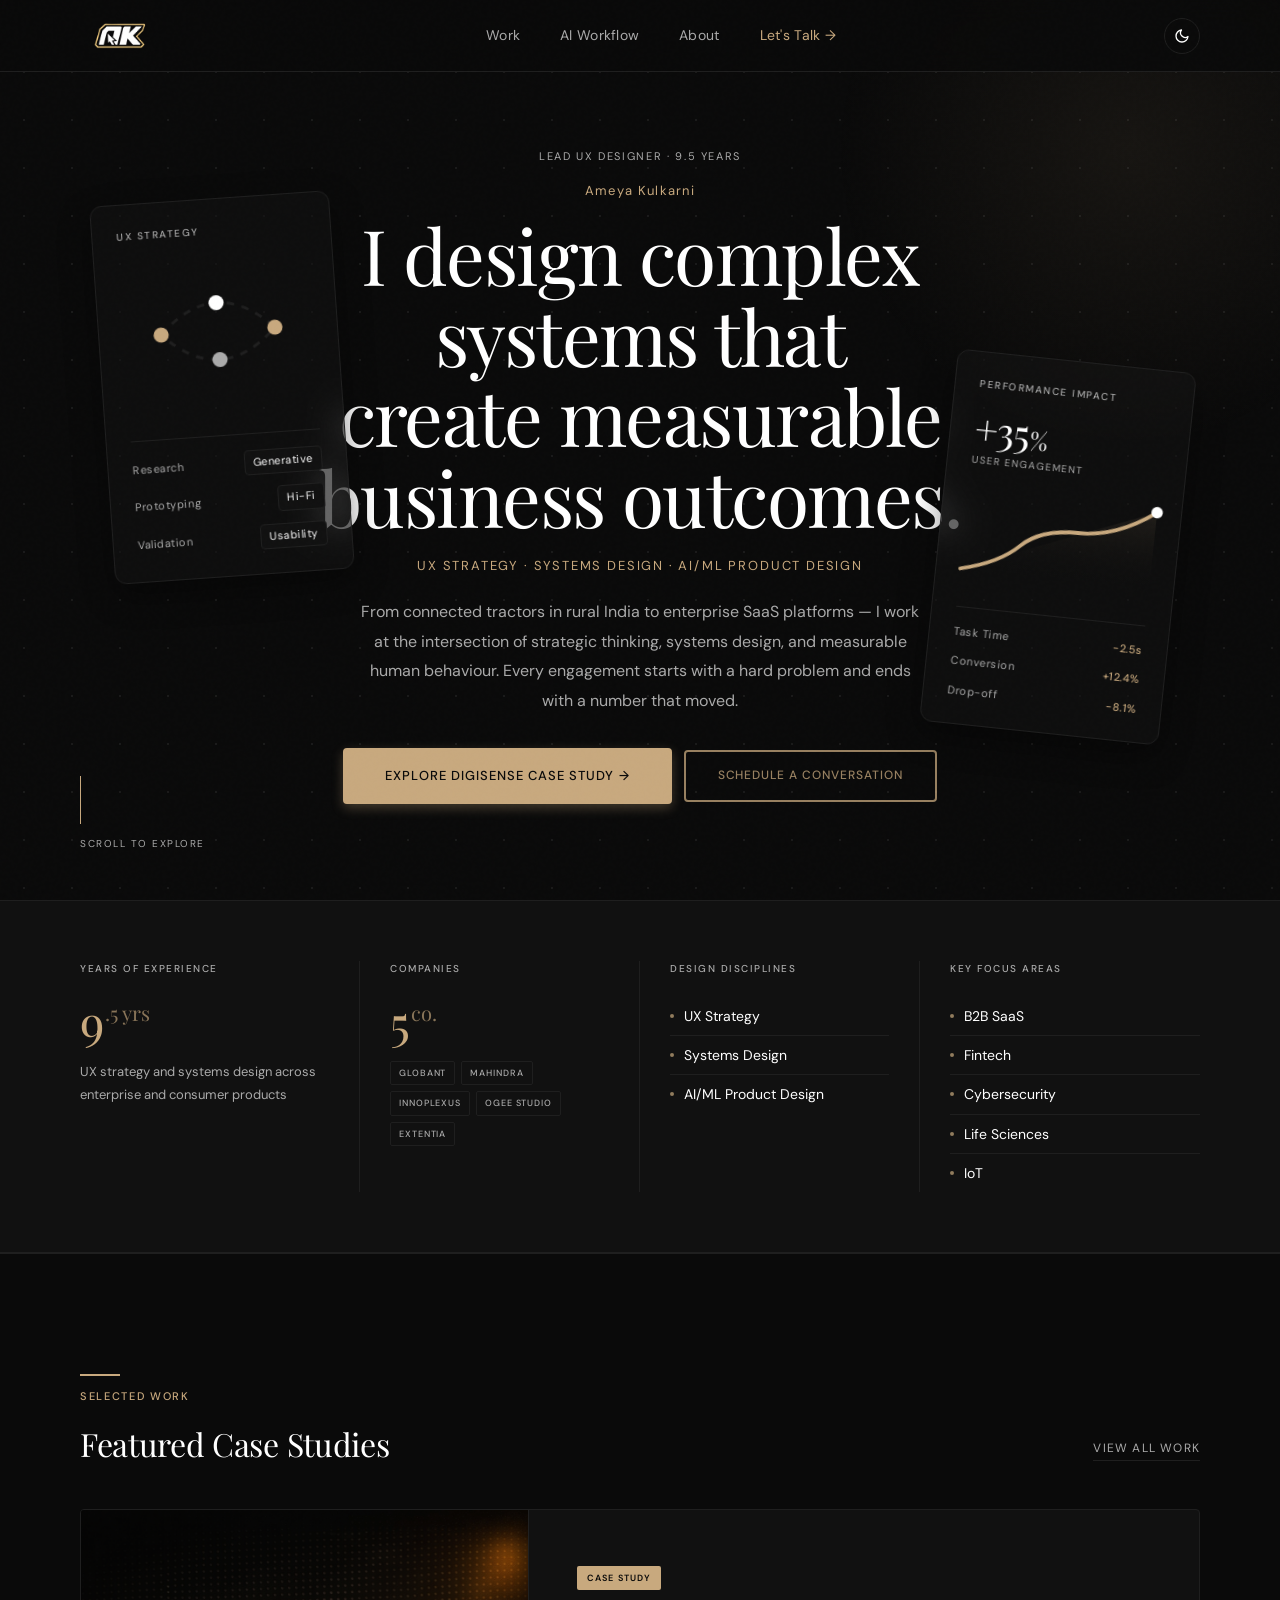
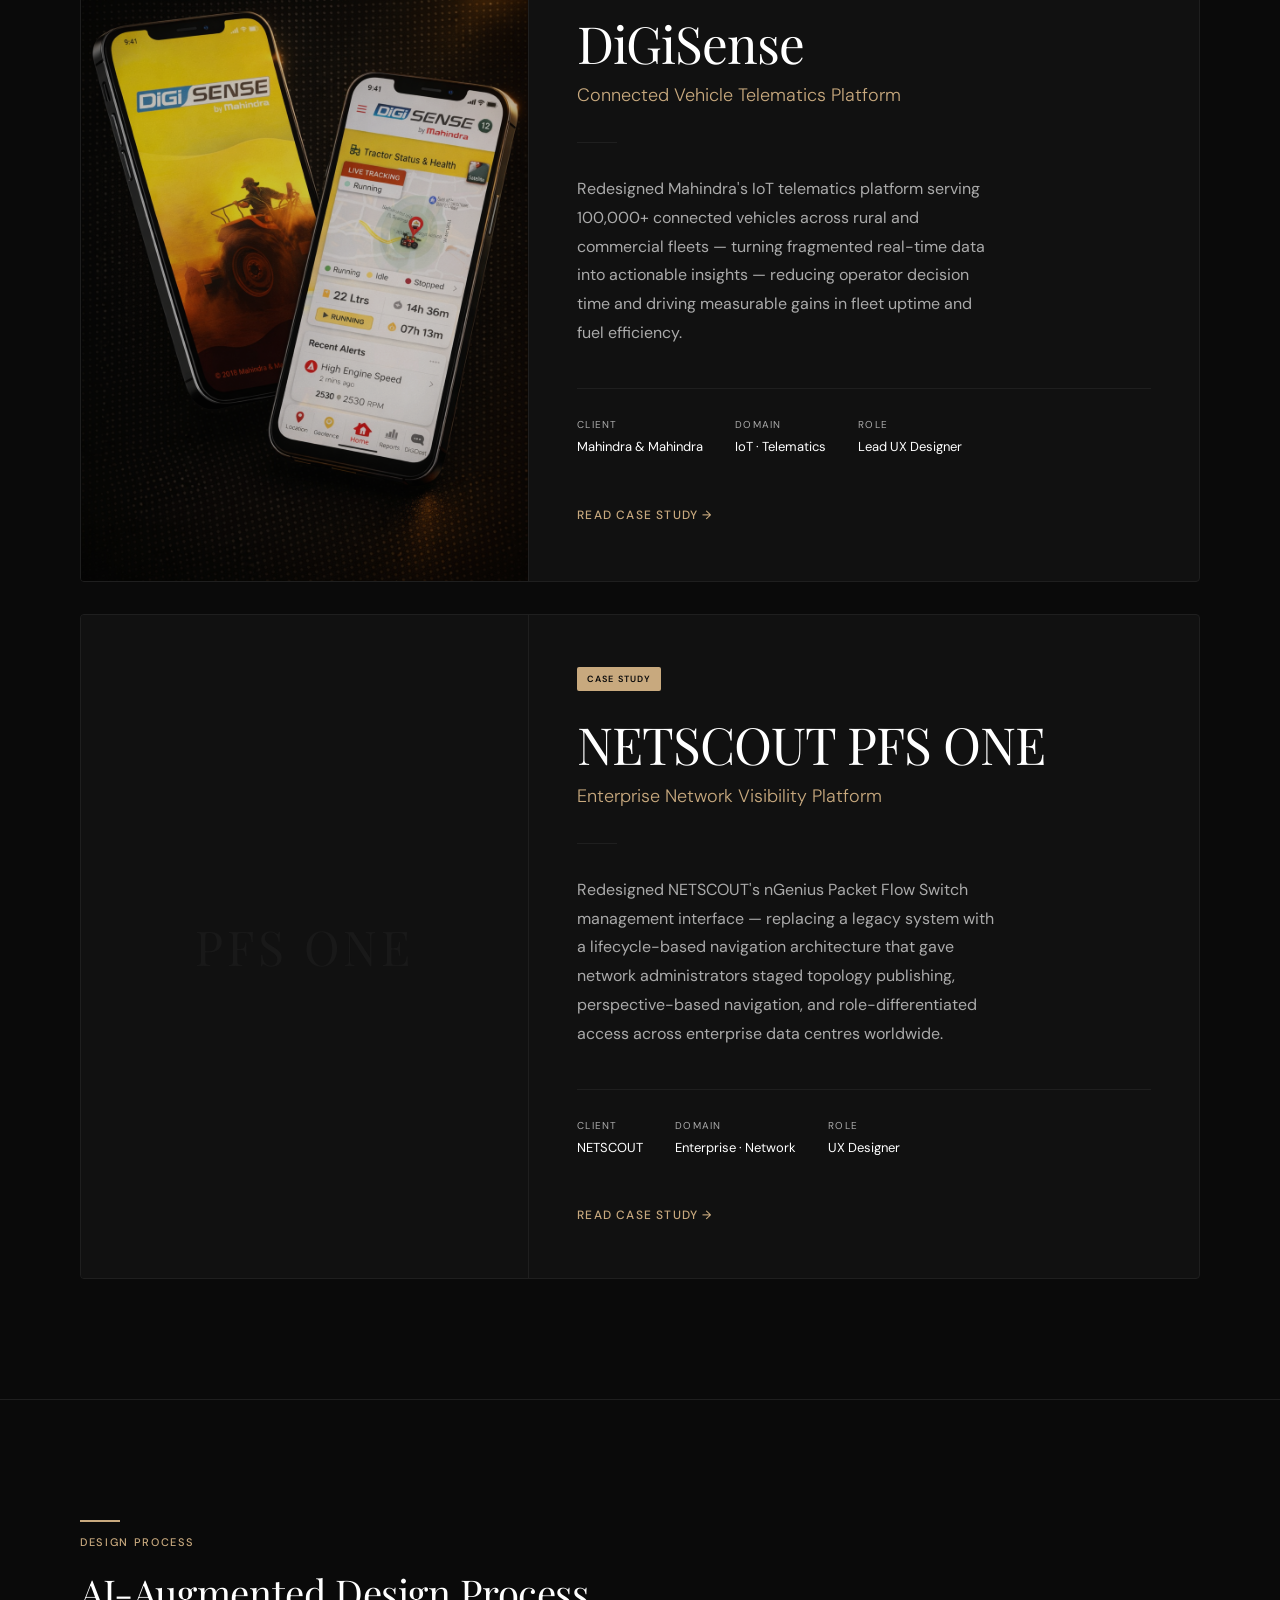
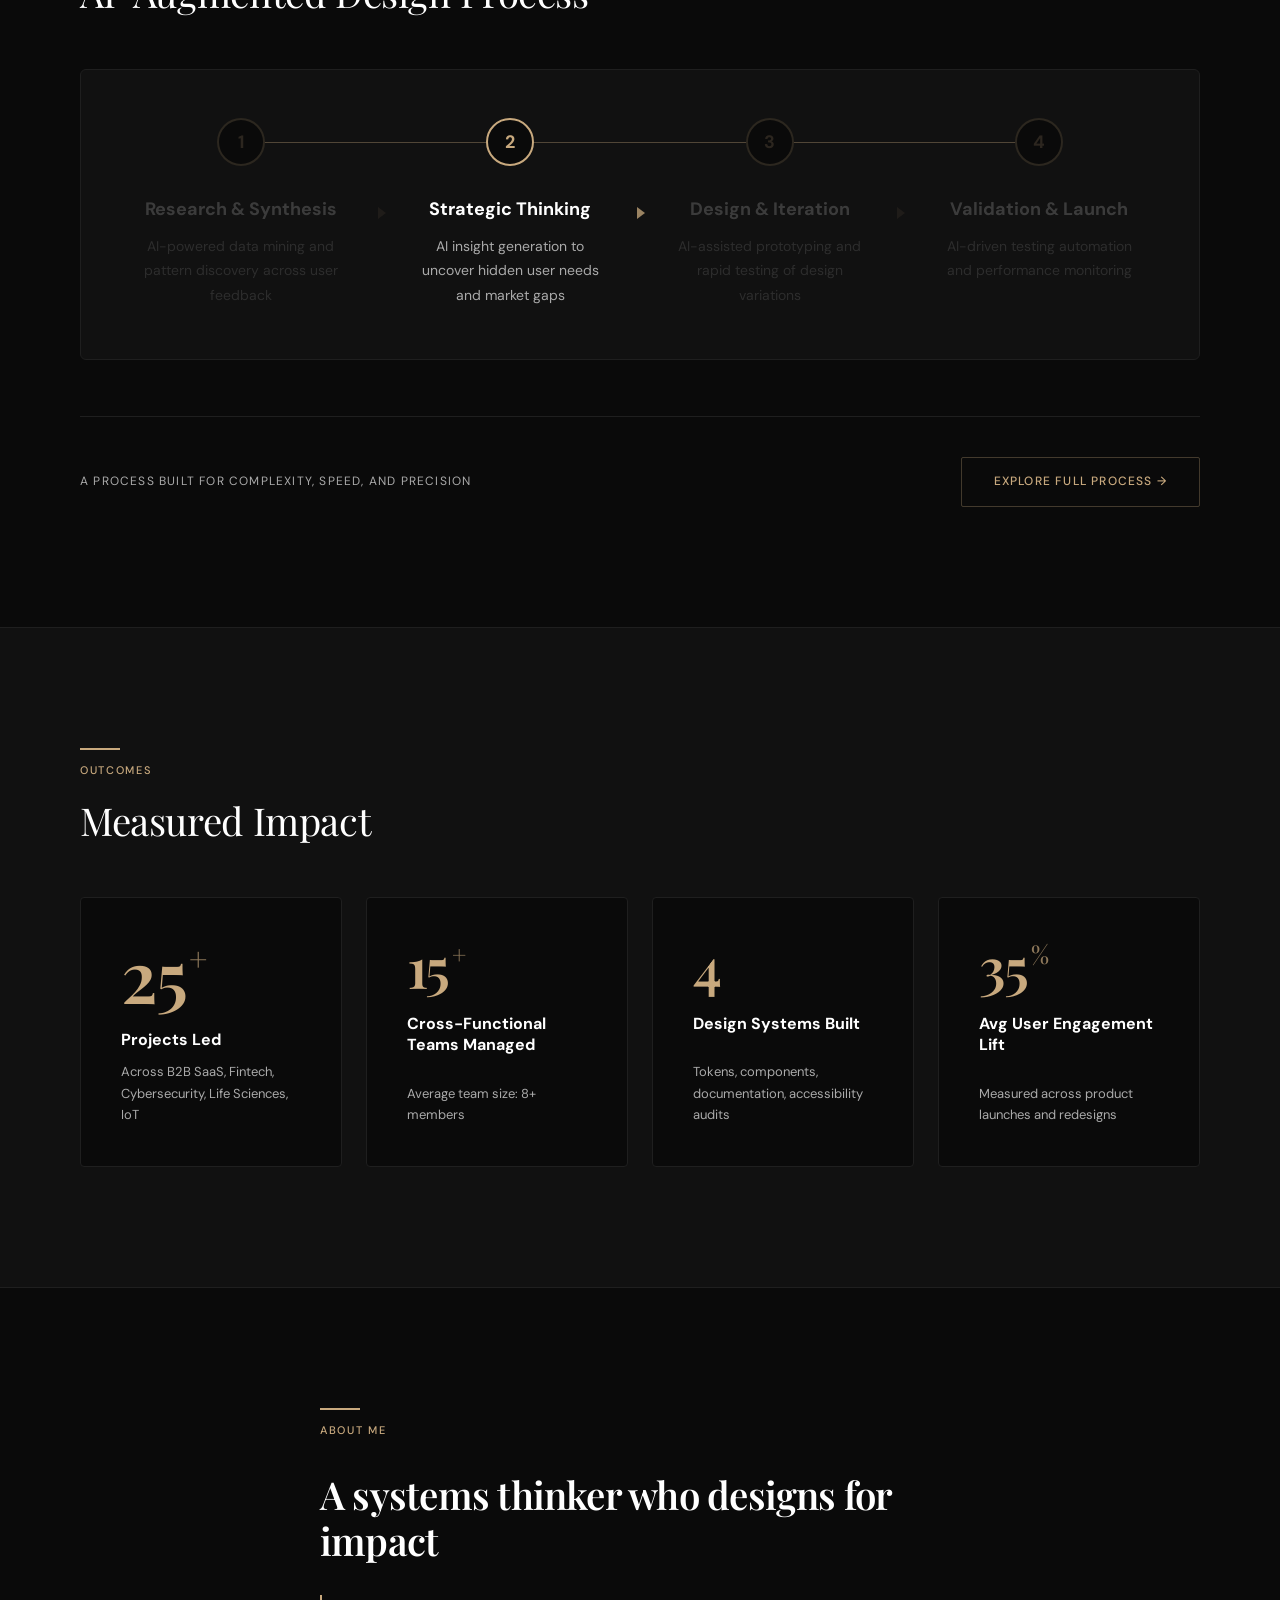
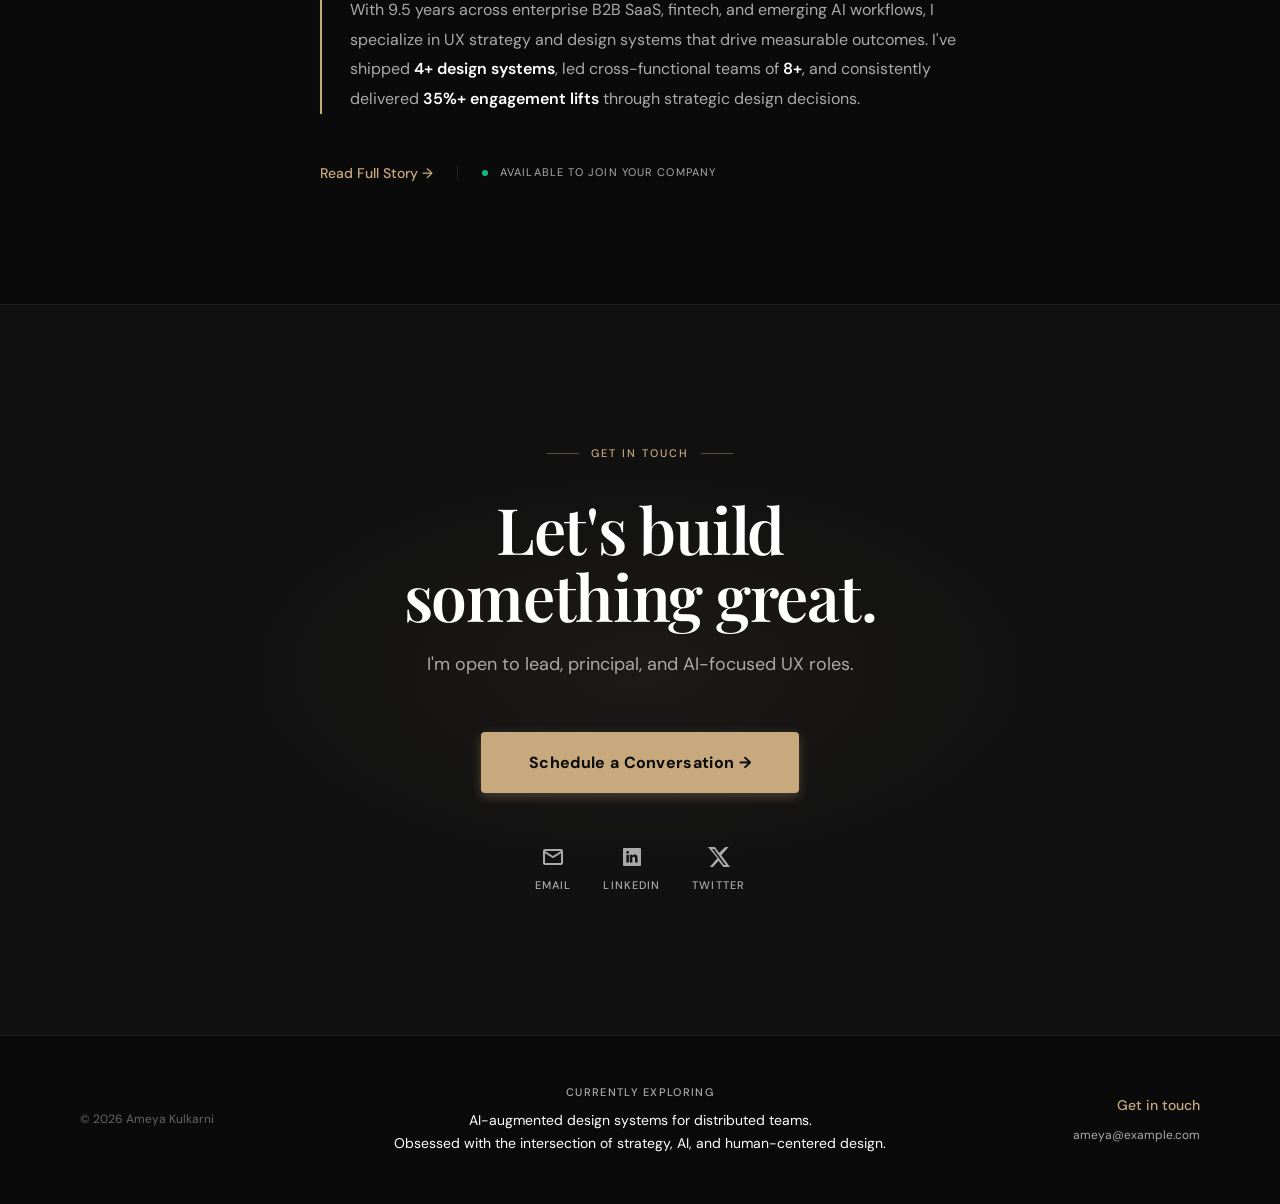
<file: index-old.html>
<!DOCTYPE html>
<html lang="en">
<script>if(localStorage.getItem('theme')==='light')document.documentElement.setAttribute('data-theme','light');</script>
<head>
  <meta charset="UTF-8">
  <meta name="viewport" content="width=device-width, initial-scale=1.0">
  <title>Ameya Kulkarni — Lead UX Designer</title>
  <link rel="preconnect" href="https://fonts.googleapis.com">
  <link rel="preconnect" href="https://fonts.gstatic.com" crossorigin>
  <link
    href="https://fonts.googleapis.com/css2?family=Playfair+Display:ital,wght@0,400;0,500;0,600;0,700;1,400;1,500&family=DM+Sans:opsz,wght@9..40,300;9..40,400;9..40,500&display=swap"
    rel="stylesheet">
  <link rel="stylesheet" type="text/css" href="style.css">
</head>

<body>
  <div class="loading-overlay" id="loading-overlay">
    <div class="loading-spinner"></div>
  </div>

  <!-- ARTIFACT MODAL — lives outside case-view so position:fixed works correctly -->
  <div class="artifact-modal" id="artifact-modal" role="dialog" aria-modal="true" aria-hidden="true">
    <div class="artifact-modal-inner">
      <div class="artifact-modal-image">
        <span class="artifact-modal-image-label" id="modal-image-label"></span>
        <div class="artifact-modal-image-placeholder">
          <span id="modal-image-title"></span>
          <p>Wireframe image — add PDF export here</p>
        </div>
      </div>
      <div class="artifact-modal-annotations">
        <button class="artifact-modal-close" id="modal-close" aria-label="Close">×</button>
        <h3 class="artifact-modal-title" id="modal-title"></h3>
        <p class="artifact-modal-decision" id="modal-decision"></p>
        <div id="modal-annotations"></div>
      </div>
    </div>
  </div>


  <!-- NAV & MOBILE MENU injected by components.js -->

  <main id="home-view">
    <!-- HERO -->
    <section class="hero" id="hero">
    <div class="hero-grid-highlight"></div>

    <!-- FLOATING CARDS -->
    <div class="floating-card card-left" data-rotation="-4">
      <div class="card-coord">
        <span class="coord-x">X: 0</span>
        <div class="coord-dot"></div>
        <span class="coord-y">Y: 0</span>
      </div>
      <div class="card-inner">
        <div class="card-header">UX Strategy</div>
        <div class="card-diagram">
          <svg viewBox="0 0 100 80" xmlns="http://www.w3.org/2000/svg">
            <path d="M20,40 Q50,10 80,40 Q50,70 20,40" stroke="var(--border)" stroke-width="1.5" fill="none"
              stroke-dasharray="4,4" />
            <circle cx="20" cy="40" r="4" fill="var(--accent)" />
            <circle cx="50" cy="25" r="4" fill="var(--text)" />
            <circle cx="80" cy="40" r="4" fill="var(--accent)" />
            <circle cx="50" cy="55" r="4" fill="var(--muted)" />
          </svg>
        </div>
        <div class="card-divider"></div>
        <div class="card-details">
          <div class="detail-row"><span>Research</span> <span class="badge">Generative</span></div>
          <div class="detail-row"><span>Prototyping</span> <span class="badge">Hi-Fi</span></div>
          <div class="detail-row"><span>Validation</span> <span class="badge">Usability</span></div>
        </div>
      </div>
    </div>

    <div class="floating-card card-right" data-rotation="6">
      <div class="card-coord">
        <span class="coord-x">X: 0</span>
        <div class="coord-dot"></div>
        <span class="coord-y">Y: 0</span>
      </div>
      <div class="card-inner">
        <div class="card-header">Performance Impact</div>
        <div class="card-metric-group">
          <div class="card-metric">+35<span style="font-size: 0.6em">%</span></div>
          <div class="card-metric-label">User Engagement</div>
        </div>
        <div class="card-chart">
          <svg viewBox="0 0 100 50" xmlns="http://www.w3.org/2000/svg">
            <defs>
              <linearGradient id="chartGrad" x1="0" y1="0" x2="0" y2="1">
                <stop offset="0%" stop-color="var(--accent)" />
                <stop offset="100%" stop-color="transparent" />
              </linearGradient>
            </defs>
            <path d="M0,45 L0,50 L100,50 L100,5 Z" fill="url(#chartGrad)" opacity="0.1" />
            <path d="M0,45 Q20,40 30,30 T60,20 T100,5" stroke="var(--accent)" stroke-width="2" fill="none"
              stroke-linecap="round" />
            <circle cx="100" cy="5" r="3" fill="var(--text)" />
          </svg>
        </div>
        <div class="card-divider"></div>
        <div class="card-details">
          <div class="detail-row"><span>Task Time</span> <span class="highlight">-2.5s</span></div>
          <div class="detail-row"><span>Conversion</span> <span class="highlight">+12.4%</span></div>
          <div class="detail-row"><span>Drop-off</span> <span class="highlight">-8.1%</span></div>
        </div>
      </div>
    </div>

    <div class="hero-content">

      <p class="hero-eyebrow reveal reveal-0">Lead UX Designer · 9.5 Years</p>

      <p class="hero-name reveal reveal-1">Ameya Kulkarni</p>

      <h1 class="hero-headline reveal reveal-2">
        I design complex systems that create measurable business outcomes.
      </h1>

      <p class="hero-subheadline reveal reveal-4">UX Strategy · Systems Design · AI/ML Product Design</p>

      <p class="hero-body reveal reveal-5">
        From connected tractors in rural India to enterprise SaaS platforms —
        I work at the intersection of strategic thinking, systems design,
        and measurable human behaviour. Every engagement starts with
        a hard problem and ends with a number that moved.
      </p>

      <div class="hero-ctas reveal reveal-6">
        <a href="#digisense" class="btn-primary">
          Explore DiGiSense Case Study →
        </a>
        <a href="#contact" class="btn-secondary">Schedule a Conversation</a>
      </div>

    </div>

    <!-- SCROLL INDICATOR -->
    <div class="scroll-indicator reveal reveal-8">
      <span>Scroll to Explore</span>
    </div>

  </section>

  <!-- CREDIBILITY STRIP -->
  <div class="credibility-strip">

    <!-- Col 1: Years -->
    <div class="cred-item">
      <span class="cred-label">Years of Experience</span>
      <div class="cred-number">9<span class="cred-suffix">.5 yrs</span></div>
      <p class="cred-detail">UX strategy and systems design across enterprise and consumer products</p>
    </div>

    <!-- Col 2: Companies -->
    <div class="cred-item">
      <span class="cred-label">Companies</span>
      <div class="cred-number">5<span class="cred-suffix">co.</span></div>
      <div class="cred-companies">
        <span class="company-badge">Globant</span>
        <span class="company-badge">Mahindra</span>
        <span class="company-badge">Innoplexus</span>
        <span class="company-badge">Ogee Studio</span>
        <span class="company-badge">Extentia</span>
      </div>
    </div>

    <!-- Col 3: Disciplines -->
    <div class="cred-item">
      <span class="cred-label">Design Disciplines</span>
      <ul class="cred-list">
        <li class="cred-list-item">UX Strategy</li>
        <li class="cred-list-item">Systems Design</li>
        <li class="cred-list-item">AI/ML Product Design</li>
      </ul>
    </div>

    <!-- Col 4: Focus Areas -->
    <div class="cred-item">
      <span class="cred-label">Key Focus Areas</span>
      <ul class="cred-list">
        <li class="cred-list-item">B2B SaaS</li>
        <li class="cred-list-item">Fintech</li>
        <li class="cred-list-item">Cybersecurity</li>
        <li class="cred-list-item">Life Sciences</li>
        <li class="cred-list-item">IoT</li>
      </ul>
    </div>

  </div>

  <!-- FEATURED WORK -->
  <section class="featured-work" id="work">

    <div class="section-header">
      <div class="section-eyebrow">
        <span>Selected Work</span>
        <h2 class="section-title">Featured Case Studies</h2>
      </div>
      <a href="#work" class="view-all">View All Work</a>
    </div>

    <a href="#digisense" class="work-card reveal reveal-0">

      <div class="work-card-image">
        <img src="digisense_hero_image.png" alt="DiGiSense — Connected Vehicle Telematics Platform">
      </div>

      <div class="work-card-content">

        <span class="work-card-badge">Case Study</span>

        <h3 class="work-card-title">DiGiSense</h3>
        <p class="work-card-subtitle">Connected Vehicle Telematics Platform</p>

        <div class="work-card-divider"></div>

        <p class="work-card-description">
          Redesigned Mahindra's IoT telematics platform serving 100,000+ connected
          vehicles across rural and commercial fleets — turning fragmented real-time
          data into actionable insights — reducing operator decision time and driving
          measurable gains in fleet uptime and fuel efficiency.
        </p>

        <div class="work-card-meta">
          <div class="work-meta-item">
            <span class="work-meta-label">Client</span>
            <span class="work-meta-value">Mahindra & Mahindra</span>
          </div>
          <div class="work-meta-item">
            <span class="work-meta-label">Domain</span>
            <span class="work-meta-value">IoT · Telematics</span>
          </div>
          <div class="work-meta-item">
            <span class="work-meta-label">Role</span>
            <span class="work-meta-value">Lead UX Designer</span>
          </div>
        </div>

        <span class="work-card-link">Read Case Study →</span>

      </div>

    </a>

    <a href="#pfsone" class="work-card">

      <div class="work-card-image"
        style="background:var(--surface); display:flex; align-items:center; justify-content:center;">
        <span
          style="font-family:var(--font-display); font-size:48px; font-weight:400; color:var(--border); letter-spacing:0.08em; opacity:0.6;">PFS
          ONE</span>
      </div>

      <div class="work-card-content">

        <span class="work-card-badge">Case Study</span>

        <h3 class="work-card-title">NETSCOUT PFS ONE</h3>
        <p class="work-card-subtitle">Enterprise Network Visibility Platform</p>

        <div class="work-card-divider"></div>

        <p class="work-card-description">
          Redesigned NETSCOUT's nGenius Packet Flow Switch management interface — replacing a legacy system with a
          lifecycle-based navigation architecture that gave network administrators staged topology publishing,
          perspective-based navigation, and role-differentiated access across enterprise data centres worldwide.
        </p>

        <div class="work-card-meta">
          <div class="work-meta-item">
            <span class="work-meta-label">Client</span>
            <span class="work-meta-value">NETSCOUT</span>
          </div>
          <div class="work-meta-item">
            <span class="work-meta-label">Domain</span>
            <span class="work-meta-value">Enterprise · Network</span>
          </div>
          <div class="work-meta-item">
            <span class="work-meta-label">Role</span>
            <span class="work-meta-value">UX Designer</span>
          </div>
        </div>

        <span class="work-card-link">Read Case Study →</span>

      </div>

    </a>

  </section>

  <!-- AI WORKFLOW PREVIEW -->
  <section class="ai-workflow" id="ai-workflow">

    <div class="section-header">
      <div class="section-eyebrow">
        <span>Design Process</span>
        <h2 class="section-title">AI-Augmented Design Process</h2>
      </div>
    </div>

    <div class="workflow-steps">

      <!-- Step 1 -->
      <div class="workflow-step">
        <div class="step-number">1</div>
        <h3 class="step-title">Research &amp; Synthesis</h3>
        <p class="step-desc">AI-powered data mining and pattern discovery across user feedback</p>
      </div>

      <!-- Step 2 -->
      <div class="workflow-step">
        <div class="step-number">2</div>
        <h3 class="step-title">Strategic Thinking</h3>
        <p class="step-desc">AI insight generation to uncover hidden user needs and market gaps</p>
      </div>

      <!-- Step 3 -->
      <div class="workflow-step">
        <div class="step-number">3</div>
        <h3 class="step-title">Design &amp; Iteration</h3>
        <p class="step-desc">AI-assisted prototyping and rapid testing of design variations</p>
      </div>

      <!-- Step 4 -->
      <div class="workflow-step">
        <div class="step-number">4</div>
        <h3 class="step-title">Validation &amp; Launch</h3>
        <p class="step-desc">AI-driven testing automation and performance monitoring</p>
      </div>

    </div>

    <div class="workflow-cta">
      <p class="workflow-cta-label">A process built for complexity, speed, and precision</p>
      <a href="/ai-workflow" class="workflow-cta-link">Explore Full Process →</a>
    </div>

  </section>

  <!-- METRICS / IMPACT -->
  <section class="metrics" id="impact">

    <div class="section-header">
      <div class="section-eyebrow">
        <span>Outcomes</span>
        <h2 class="section-title">Measured Impact</h2>
      </div>
    </div>

    <div class="metrics-grid">

      <!-- Hero metric — anchors visual hierarchy -->
      <div class="metric-card is-hero">
        <div class="metric-number">25<span class="suffix">+</span></div>
        <p class="metric-label">Projects Led</p>
        <p class="metric-context">Across B2B SaaS, Fintech, Cybersecurity, Life Sciences, IoT</p>
      </div>

      <div class="metric-card">
        <div class="metric-number">15<span class="suffix">+</span></div>
        <p class="metric-label">Cross-Functional Teams Managed</p>
        <p class="metric-context">Average team size: 8+ members</p>
      </div>

      <div class="metric-card">
        <div class="metric-number">4</div>
        <p class="metric-label">Design Systems Built</p>
        <p class="metric-context">Tokens, components, documentation, accessibility audits</p>
      </div>

      <div class="metric-card">
        <div class="metric-number">35<span class="suffix">%</span></div>
        <p class="metric-label">Avg User Engagement Lift</p>
        <p class="metric-context">Measured across product launches and redesigns</p>
      </div>

    </div>

  </section>

  <!-- ABOUT PREVIEW -->
  <section class="about-preview" id="about">

    <div class="about-inner">

      <div class="section-eyebrow">
        <span>About Me</span>
      </div>

      <h2 class="about-headline">A systems thinker who designs for impact</h2>

      <div class="about-bio">
        <p>
          With 9.5 years across enterprise B2B SaaS, fintech, and emerging AI workflows,
          I specialize in UX strategy and design systems that drive measurable outcomes.
          I've shipped <strong>4+ design systems</strong>, led cross-functional teams of
          <strong>8+</strong>, and consistently delivered <strong>35%+ engagement lifts</strong>
          through strategic design decisions.
        </p>
      </div>

      <div class="about-cta-row">
        <a href="/about" class="about-cta-link">Read Full Story →</a>
        <div class="about-cta-divider"></div>
        <div class="availability-status">
          <span class="pulse-dot"></span>
          <span class="about-availability">Available to join your company</span>
        </div>
      </div>

    </div>

  </section>

  <!-- CTA / CONTACT -->
  <section class="cta-section" id="contact">

    <div class="cta-inner">

      <p class="cta-eyebrow">Get in Touch</p>

      <h2 class="cta-headline">Let's build something great.</h2>

      <p class="cta-sub">I'm open to lead, principal, and AI-focused UX roles.</p>

      <a href="/contact" class="cta-btn">Schedule a Conversation →</a>

      <div class="cta-links">

        <a href="mailto:ameya@example.com" class="cta-link" aria-label="Send email">
          <svg viewBox="0 0 24 24" xmlns="http://www.w3.org/2000/svg" aria-hidden="true">
            <path
              d="M20 4H4a2 2 0 00-2 2v12a2 2 0 002 2h16a2 2 0 002-2V6a2 2 0 00-2-2zm0 2-8 5-8-5h16zm0 12H4V8.236l8 5 8-5V18z" />
          </svg>
          Email
        </a>

        <a href="https://linkedin.com/in/ameyakulkarni" class="cta-link" target="_blank" rel="noopener"
          aria-label="LinkedIn profile">
          <svg viewBox="0 0 24 24" xmlns="http://www.w3.org/2000/svg" aria-hidden="true">
            <path
              d="M19.959 3H4.041C3.468 3 3 3.468 3 4.041v15.918C3 20.532 3.468 21 4.041 21h15.918C20.532 21 21 20.532 21 19.959V4.041C21 3.468 20.532 3 19.959 3zM8.877 17.5H6.386V9.82h2.491V17.5zM7.631 8.773a1.444 1.444 0 110-2.888 1.444 1.444 0 010 2.888zM17.5 17.5h-2.49v-3.778c0-.9-.016-2.059-1.254-2.059-1.255 0-1.448.981-1.448 1.994V17.5h-2.49V9.82h2.39v1.061h.034c.332-.63 1.144-1.294 2.354-1.294 2.518 0 2.982 1.657 2.982 3.812V17.5z" />
          </svg>
          LinkedIn
        </a>

        <a href="https://twitter.com/ameyakulkarni" class="cta-link" target="_blank" rel="noopener"
          aria-label="Twitter / X profile">
          <svg viewBox="0 0 24 24" xmlns="http://www.w3.org/2000/svg" aria-hidden="true">
            <path
              d="M18.244 2h3.308l-7.227 8.26L23 22h-6.655l-4.818-6.301L6.01 22H2.7l7.73-8.835L1 2h6.833l4.337 5.684L18.244 2zm-1.161 18h1.833L6.989 4H5.022L17.083 20z" />
          </svg>
          Twitter
        </a>

      </div>

    </div>

  </main>

  <main id="case-view" class="hidden"></main>

  <script src="components.js"></script>
  <script src="router.js"></script>
  <script src="script.js"></script>

</body>

</html>
</file>
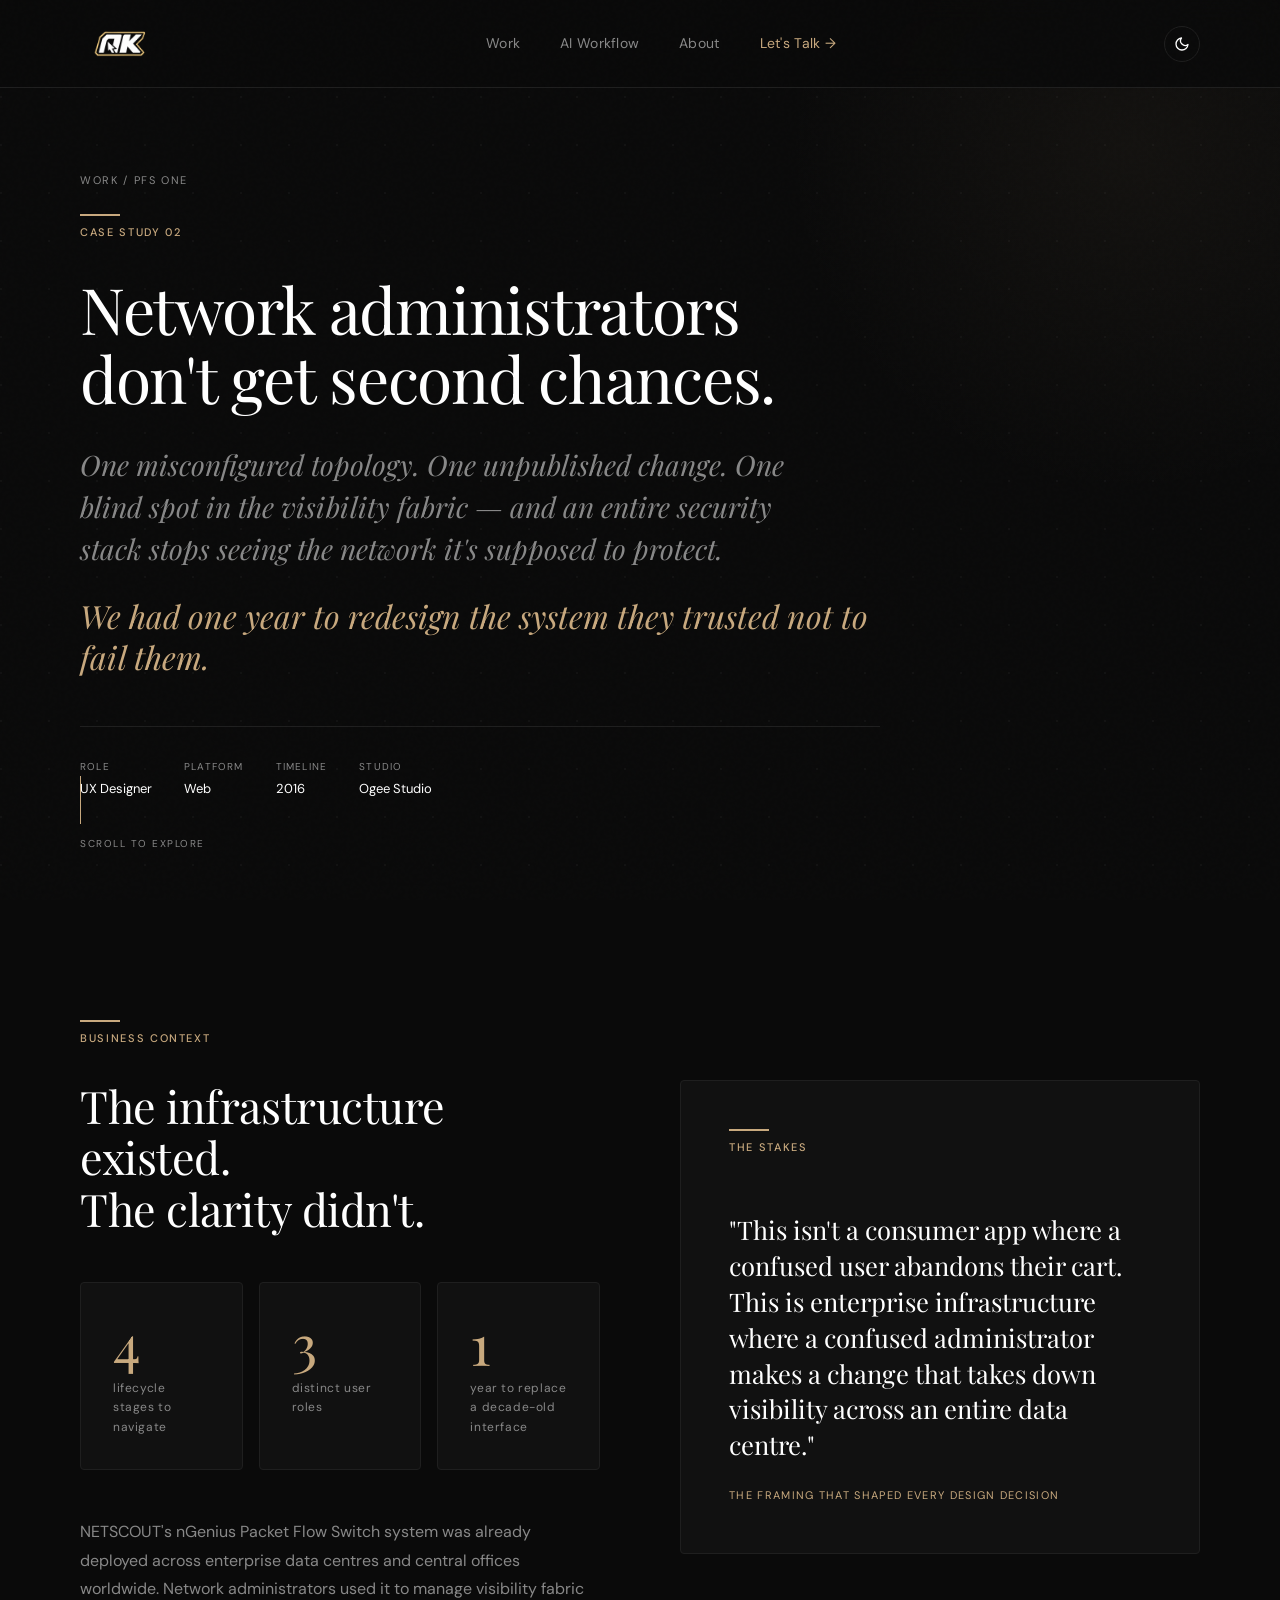
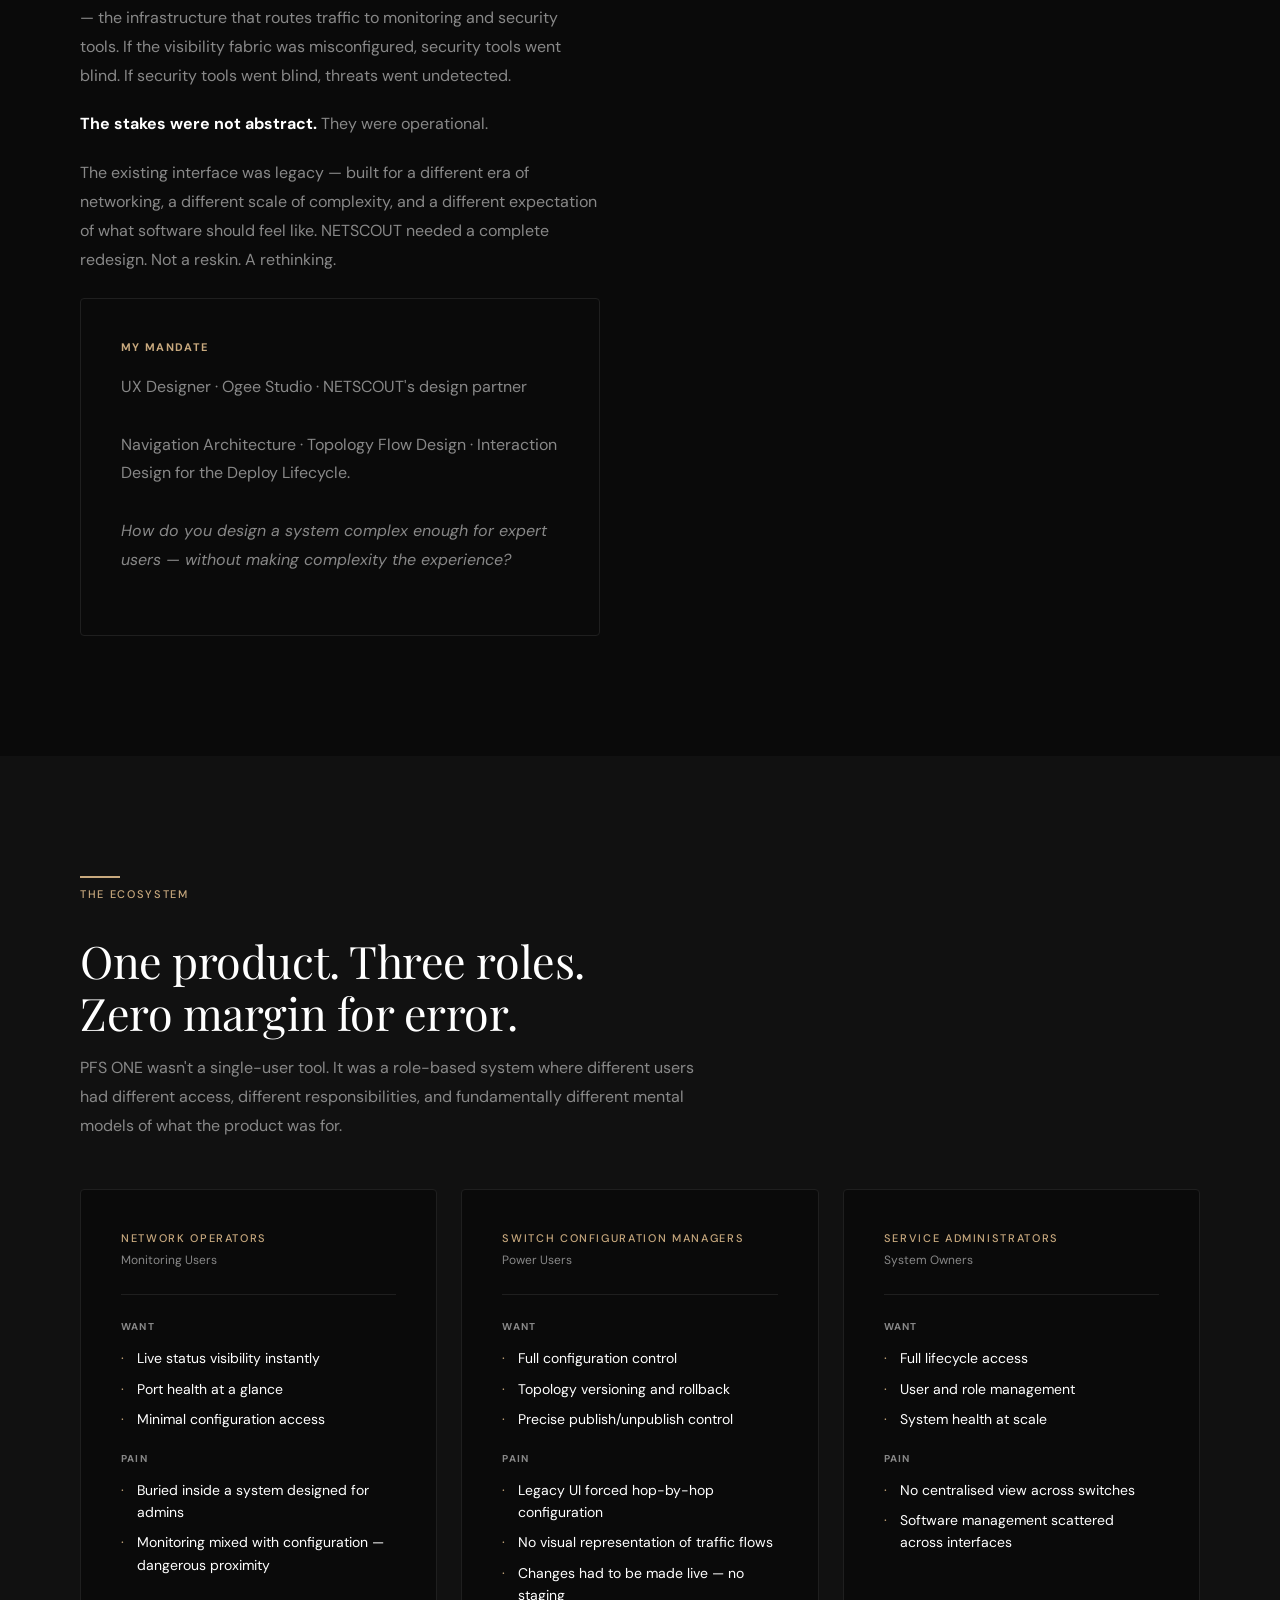
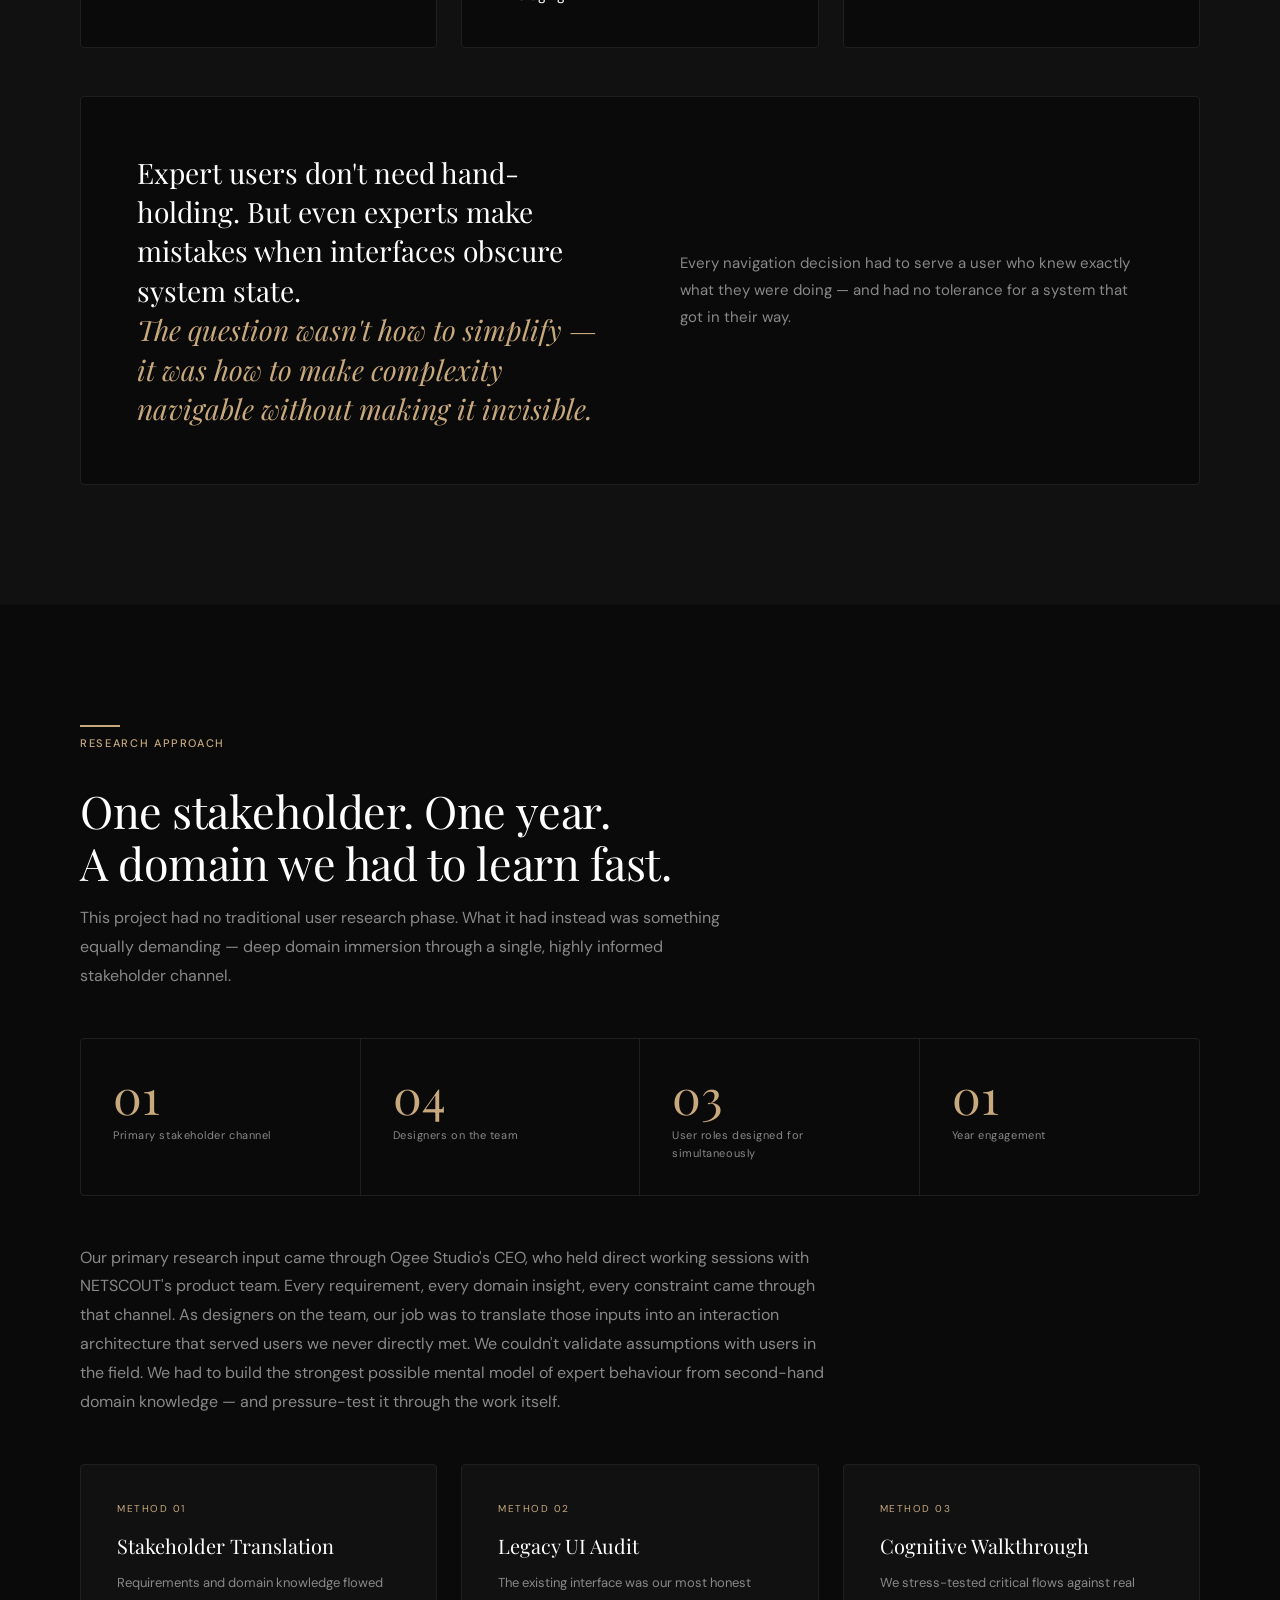
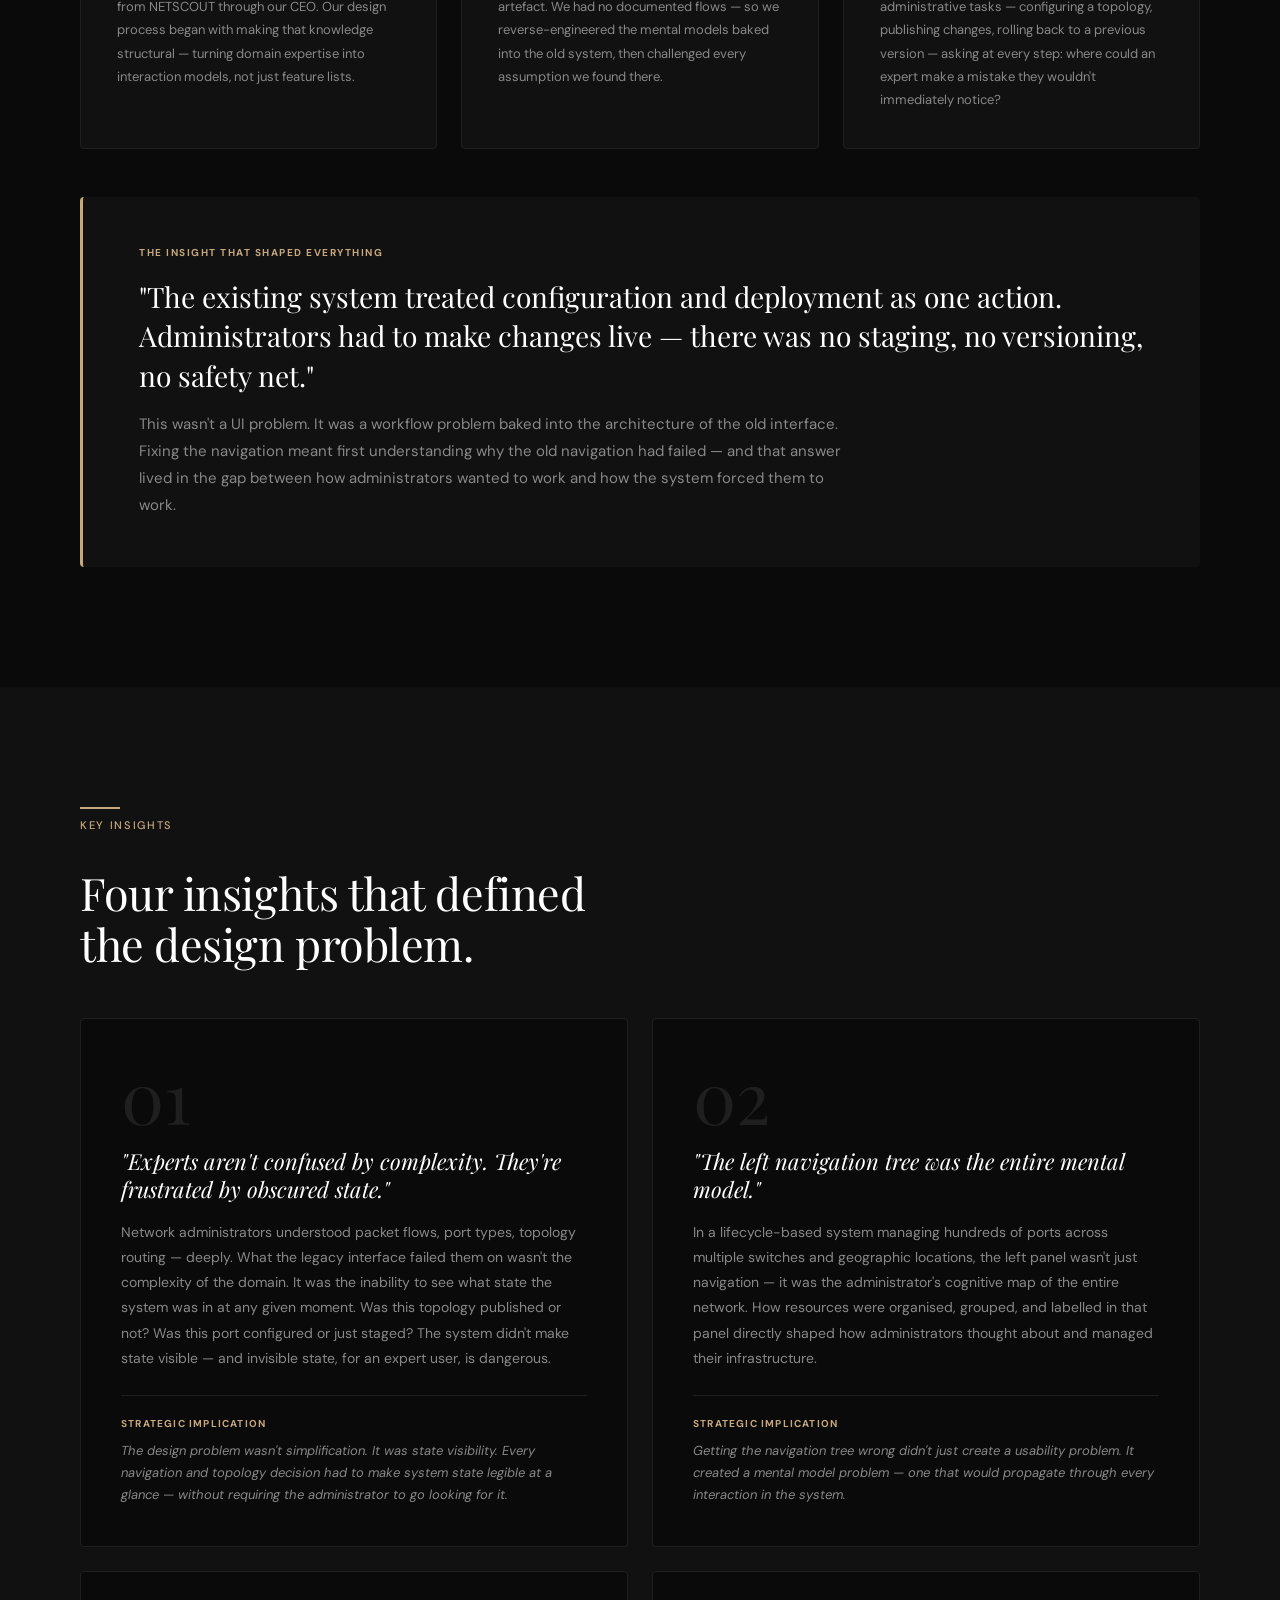
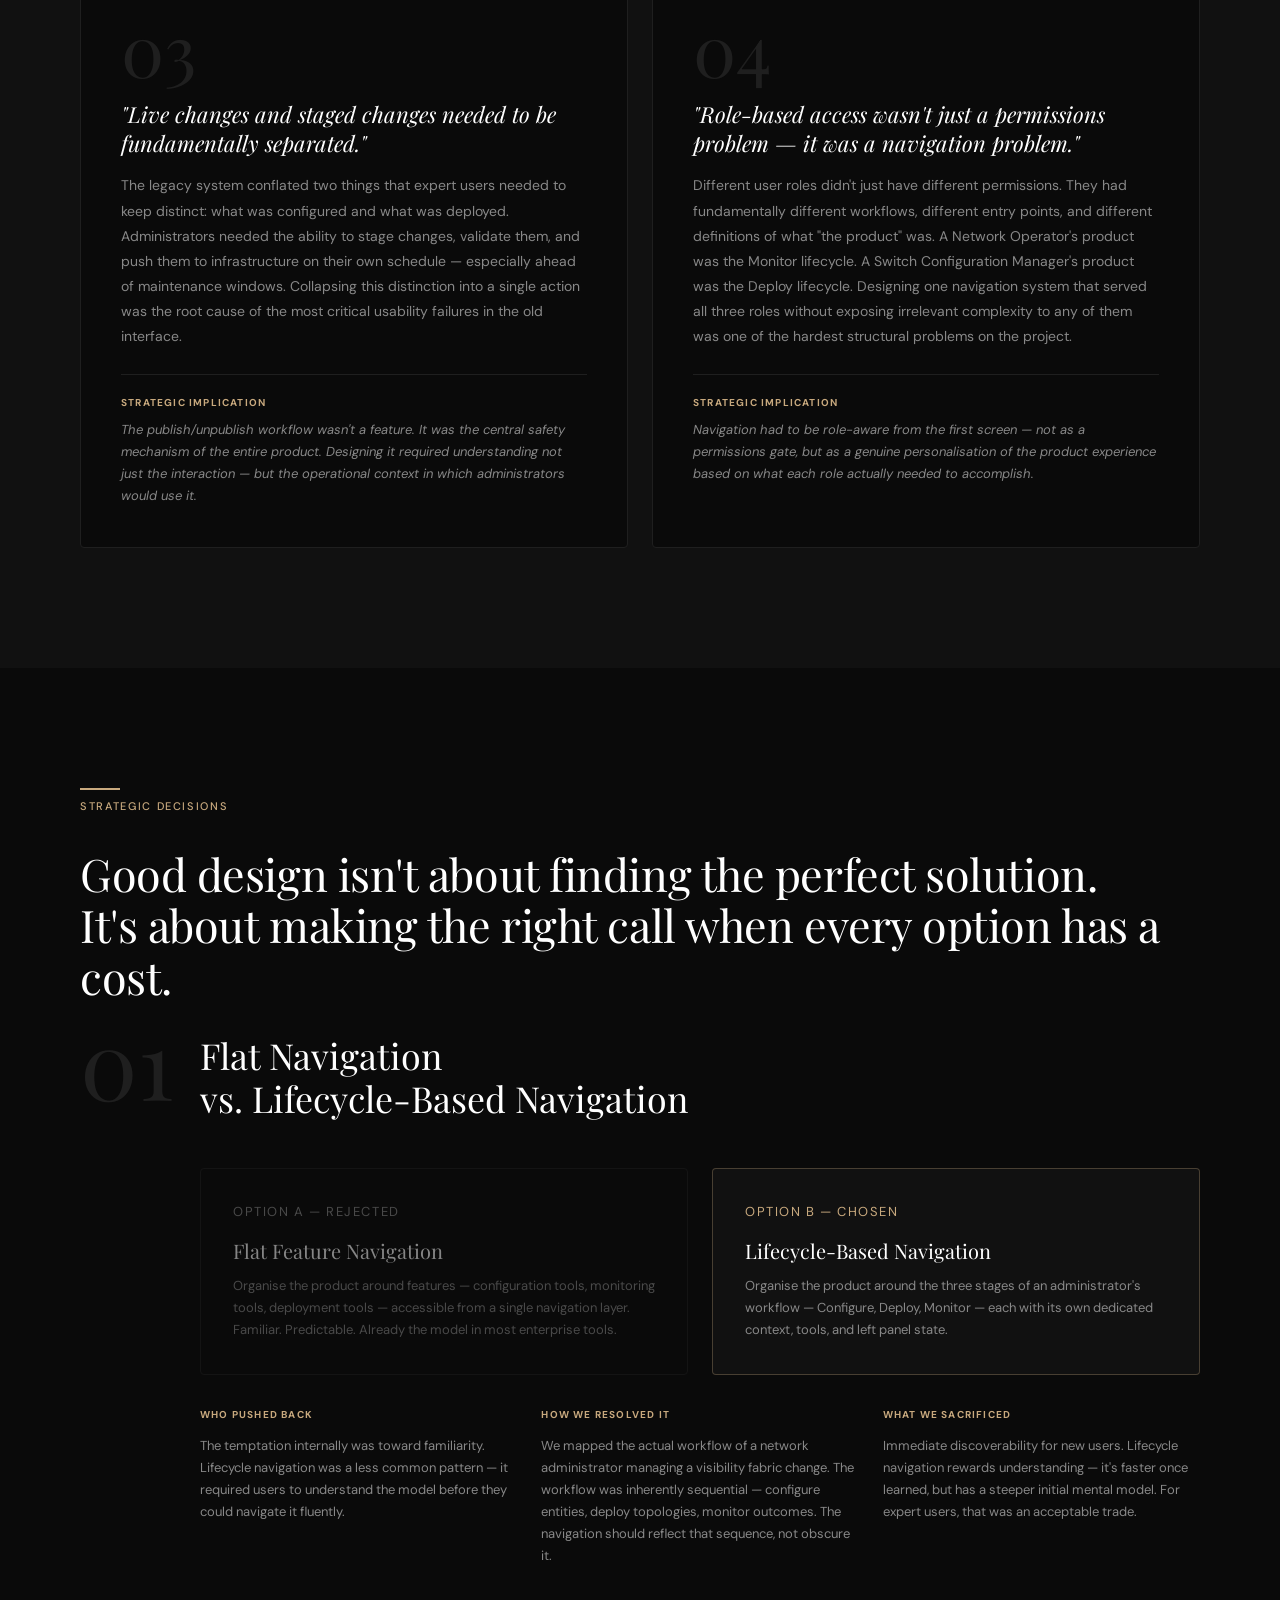
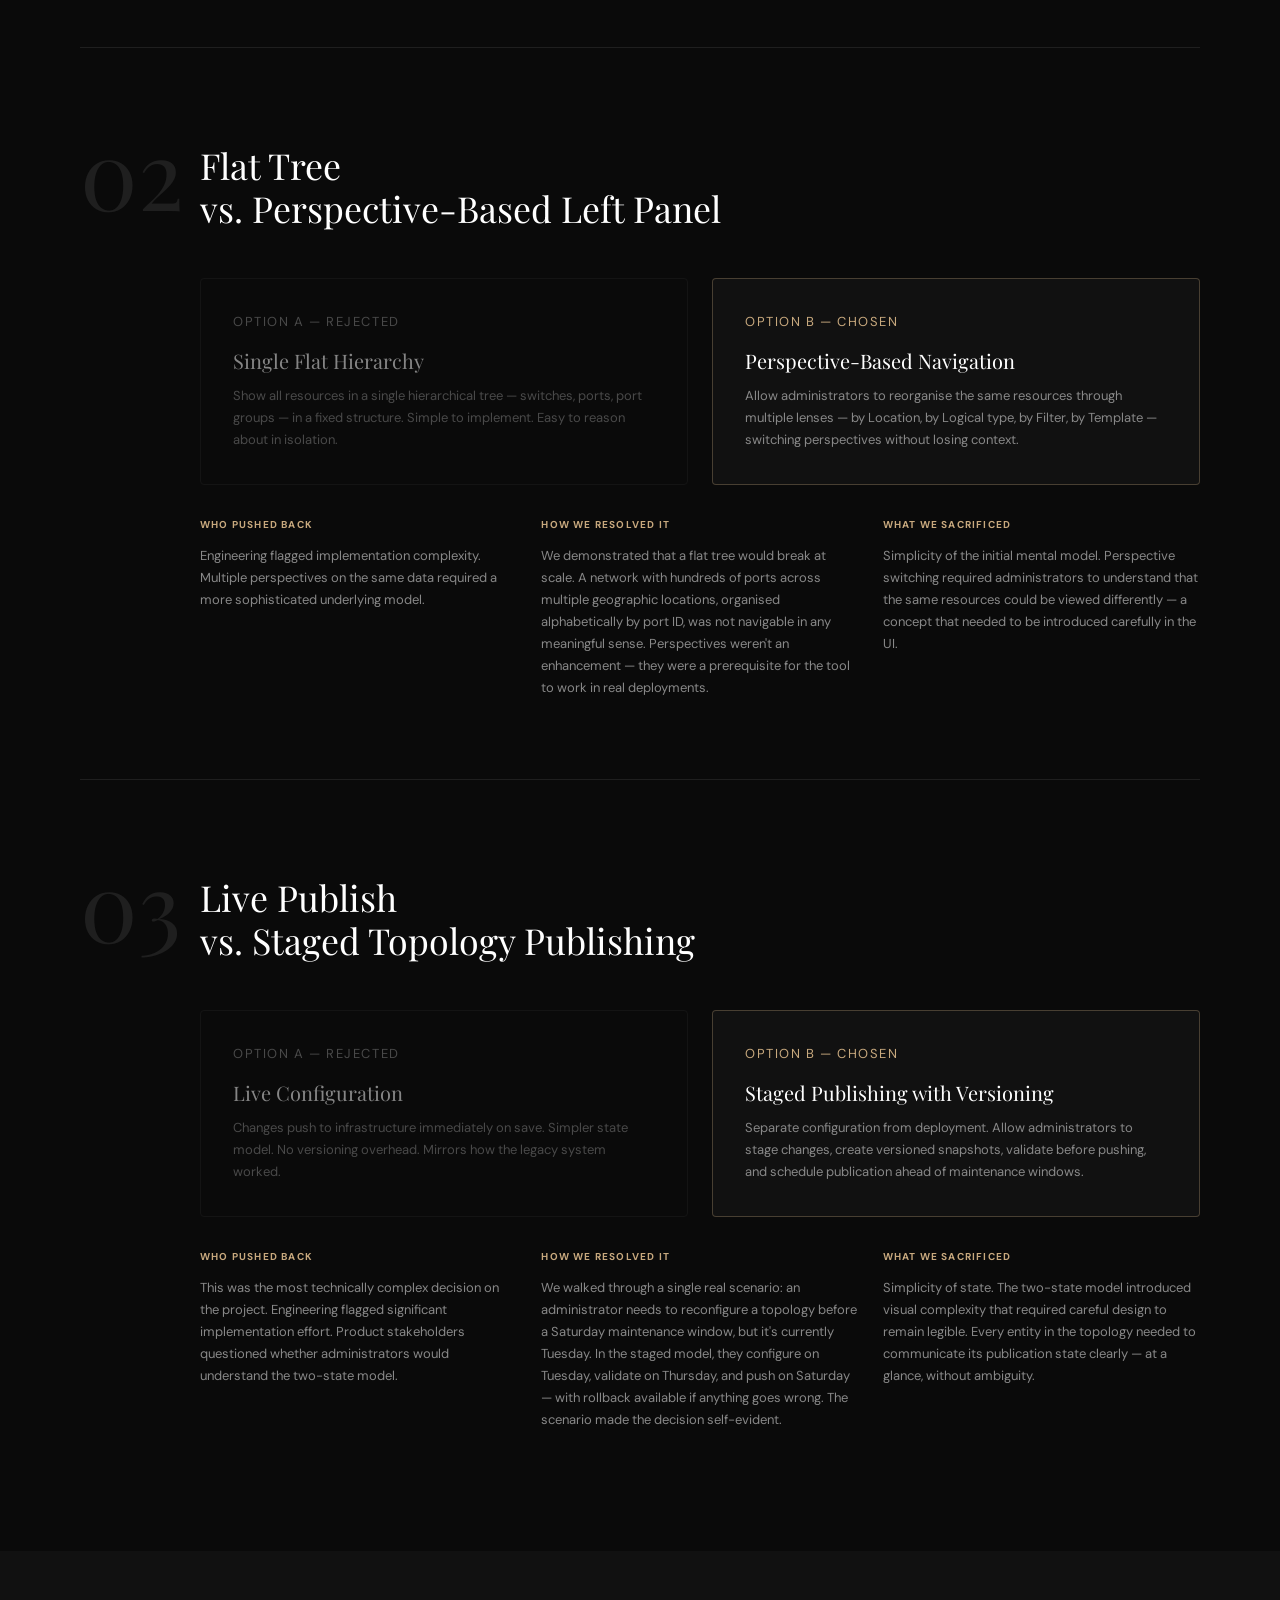
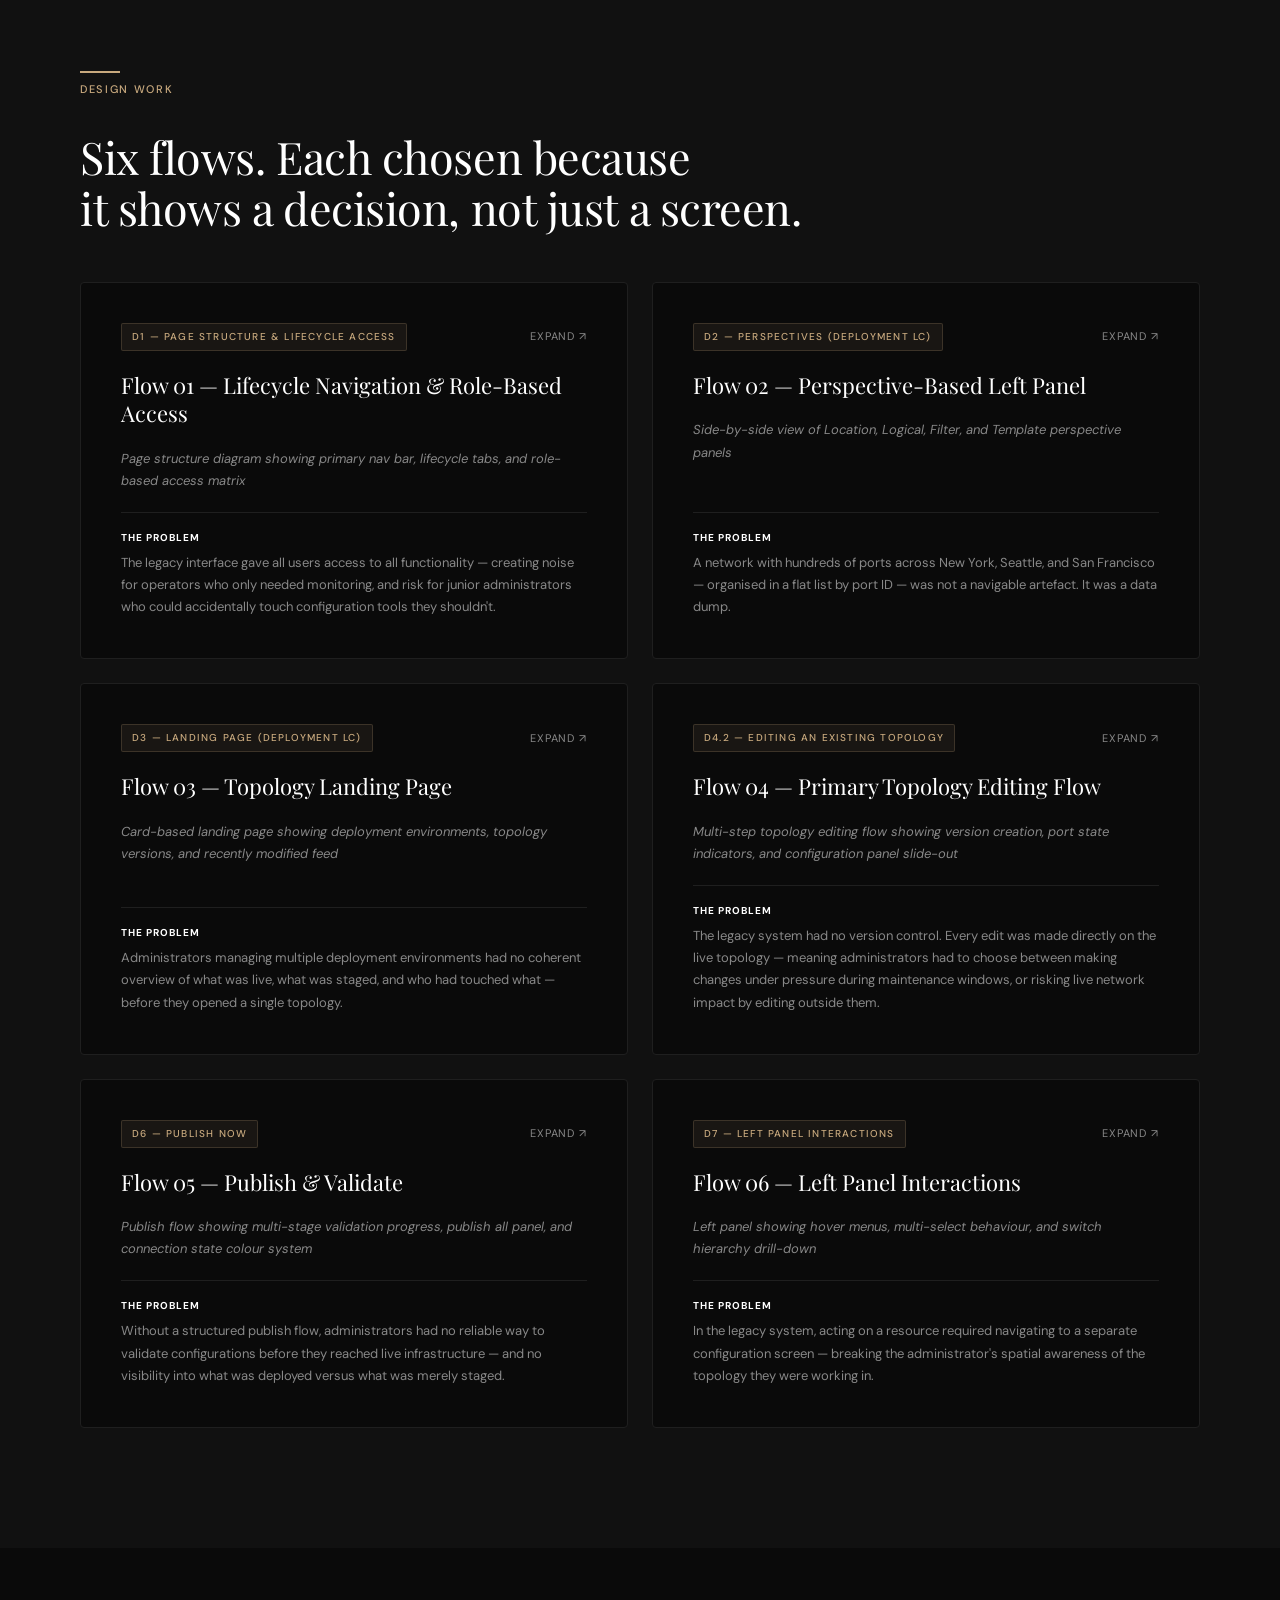
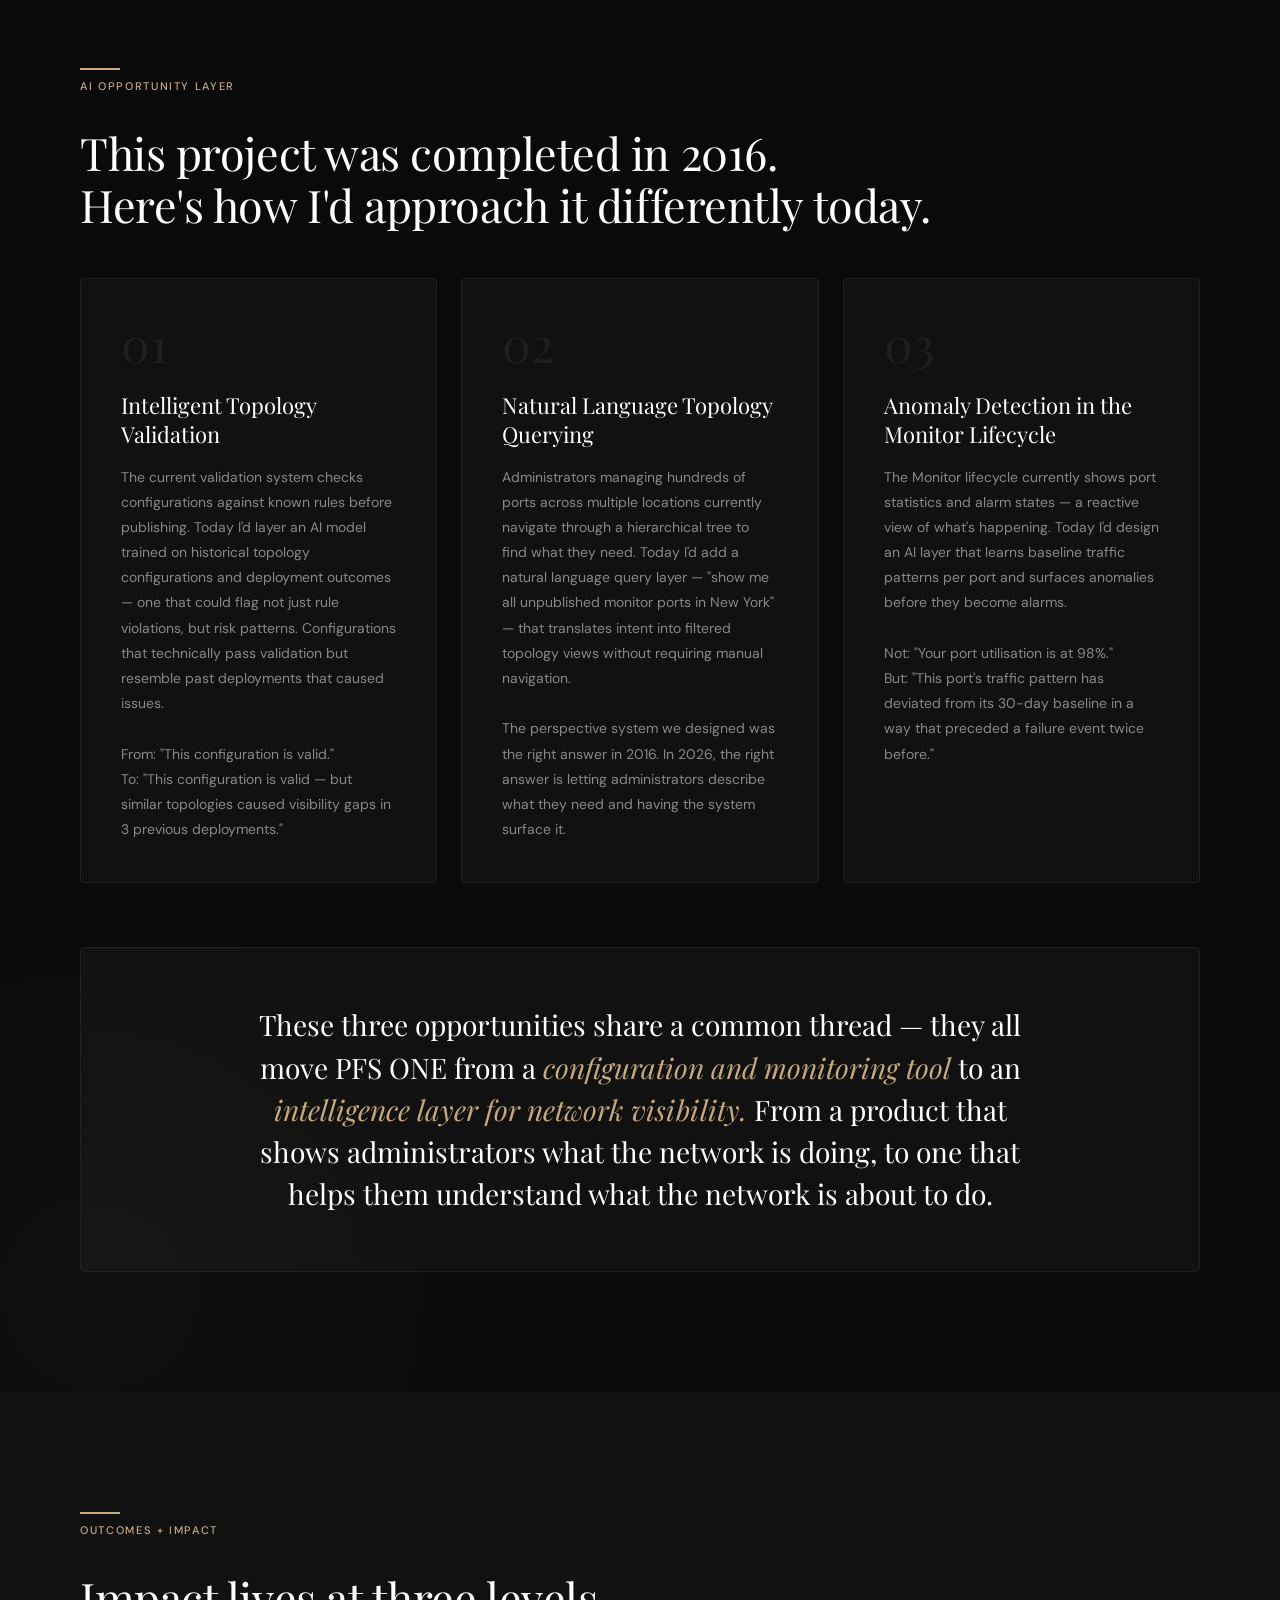
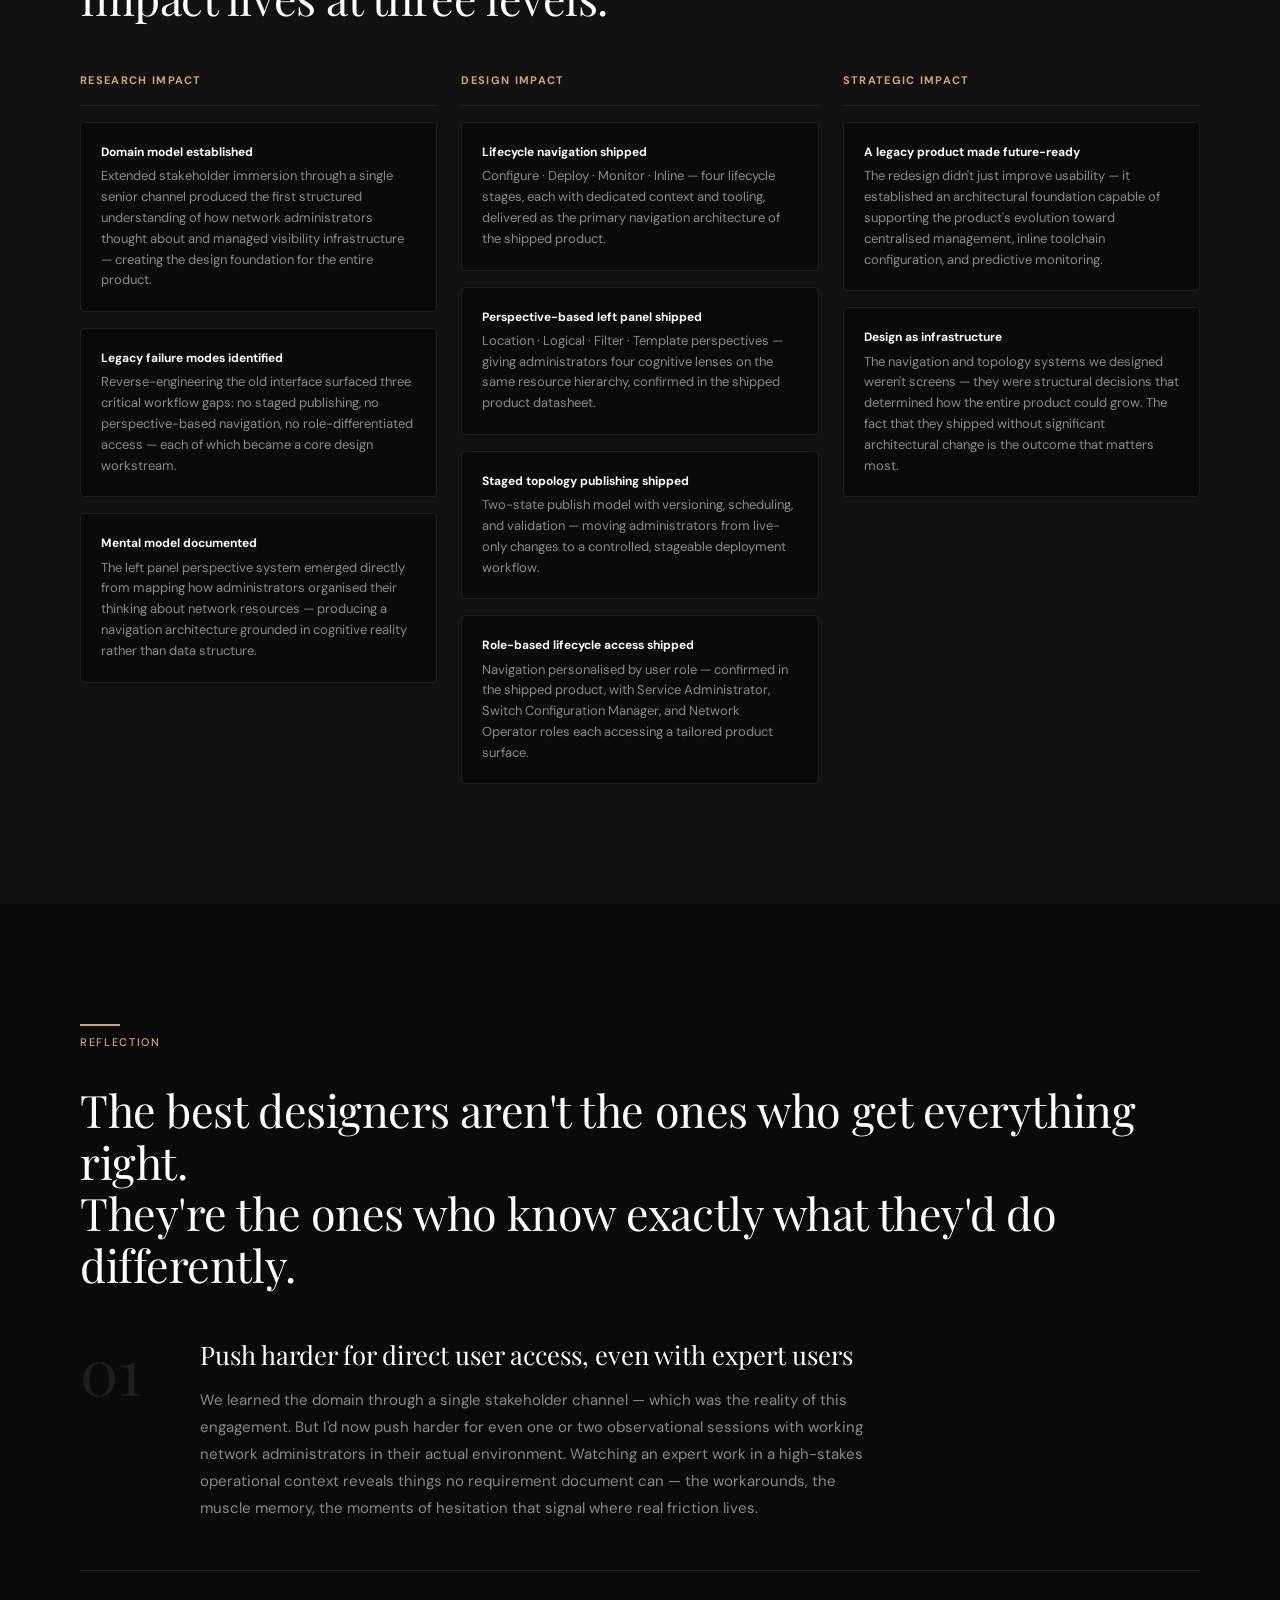
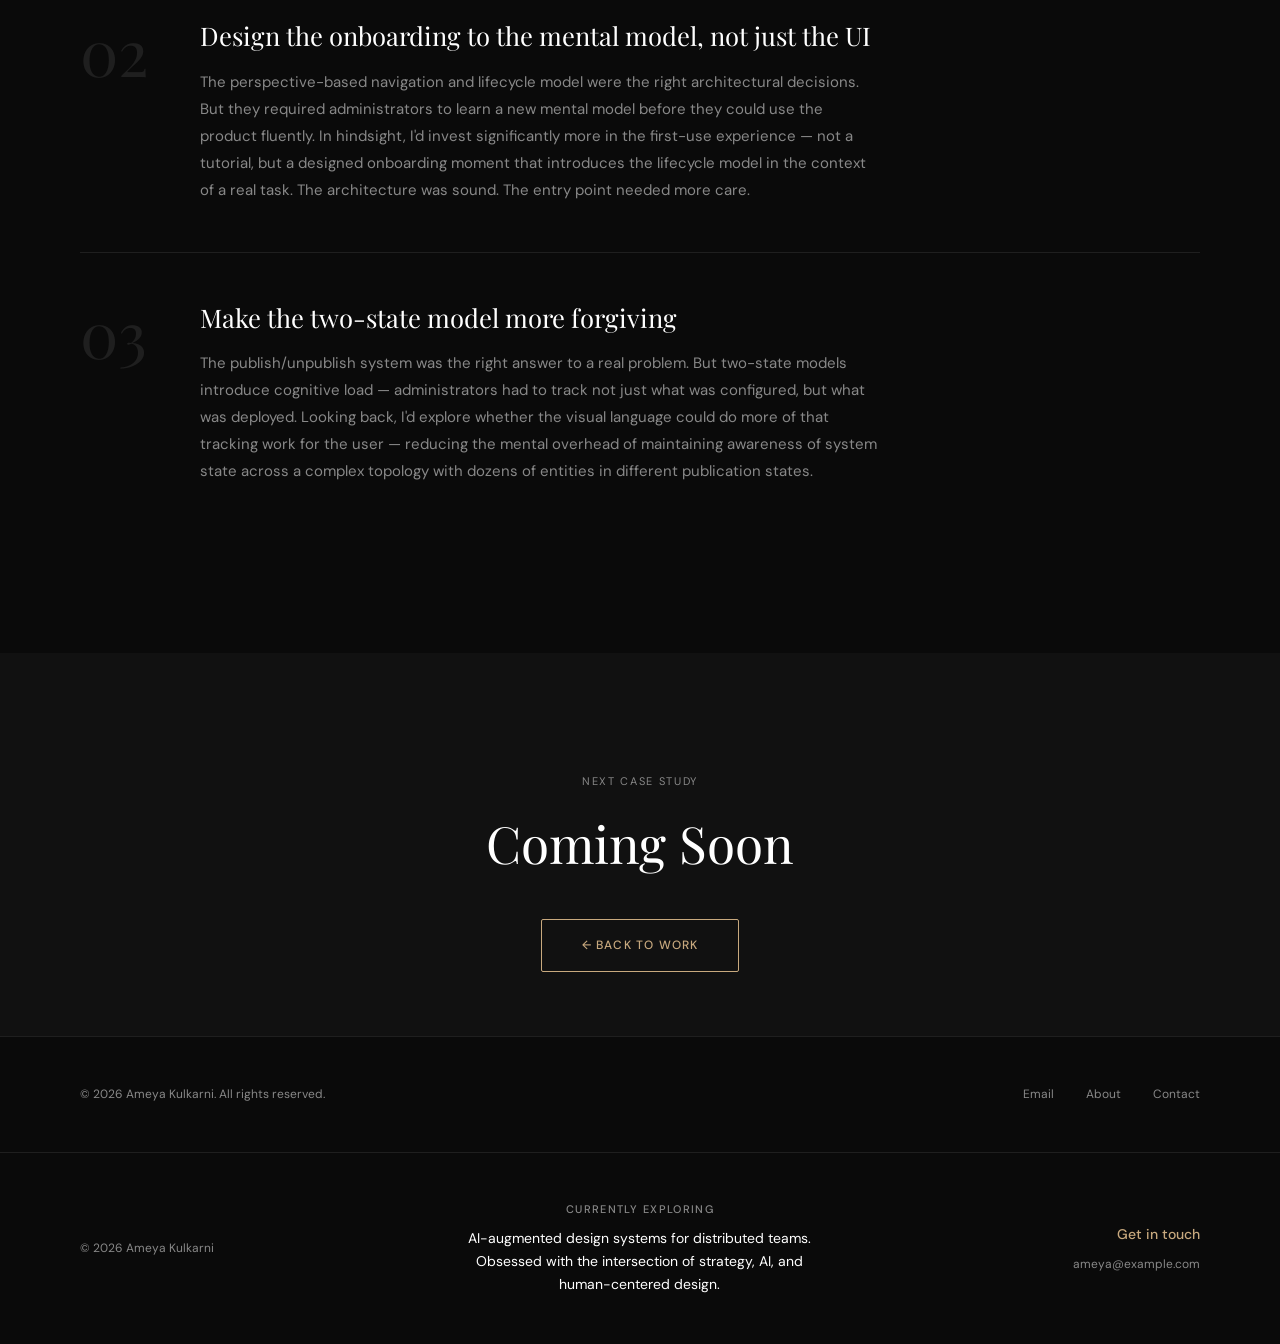
<file: pfsone.html>
<!DOCTYPE html>
<html lang="en">
<script>if(localStorage.getItem('theme')==='light')document.documentElement.setAttribute('data-theme','light');</script>
<head>
<meta charset="UTF-8">
<meta name="viewport" content="width=device-width, initial-scale=1.0">
<title>NETSCOUT PFS ONE — Ameya Kulkarni</title>
<link rel="preconnect" href="https://fonts.googleapis.com">
<link rel="preconnect" href="https://fonts.gstatic.com" crossorigin>
<link href="https://fonts.googleapis.com/css2?family=Playfair+Display:ital,wght@0,400;0,500;0,600;0,700;1,400;1,500&family=DM+Sans:opsz,wght@9..40,300;9..40,400;9..40,500&display=swap" rel="stylesheet">
<style>
  :root {
    --bg: #0A0A0A;
    --surface: #111111;
    --border: #1F1F1F;
    --text: #FFFFFF;
    --muted: #888888;
    --accent: #C8A97E;
    --nav-bg: rgba(10,10,10,0.92);
    --overlay-bg: rgba(10,10,10,0.97);
    --font-display: 'Playfair Display', Georgia, serif;
    --font-body: 'DM Sans', sans-serif;
  }
  [data-theme="light"] {
    --bg: #F7F4F0;
    --surface: #EDEAE5;
    --border: #D4CFC8;
    --text: #1A1A1A;
    --muted: #5A5A5A;
    --accent: #7A5E34;
    --nav-bg: rgba(247,244,240,0.92);
    --overlay-bg: rgba(247,244,240,0.97);
  }

  *, *::before, *::after { box-sizing: border-box; margin: 0; padding: 0; }
  html { scroll-behavior: smooth; }

  body {
    background: var(--bg);
    color: var(--text);
    font-family: var(--font-body);
    font-weight: 400;
    line-height: 1.6;
    -webkit-font-smoothing: antialiased;
  }

  /* ── NOISE TEXTURE OVERLAY ── */
  body::before {
    content: '';
    position: fixed;
    inset: 0;
    background-image: url("data:image/svg+xml,%3Csvg viewBox='0 0 256 256' xmlns='http://www.w3.org/2000/svg'%3E%3Cfilter id='noise'%3E%3CfeTurbulence type='fractalNoise' baseFrequency='0.9' numOctaves='4' stitchTiles='stitch'/%3E%3C/filter%3E%3Crect width='100%25' height='100%25' filter='url(%23noise)' opacity='0.03'/%3E%3C/svg%3E");
    pointer-events: none;
    z-index: 1000;
    opacity: 0.4;
  }

  /* ── NAVIGATION ── */
  nav {
    position: fixed;
    top: 0; left: 0; right: 0;
    height: 72px;
    display: flex;
    align-items: center;
    justify-content: space-between;
    padding: 0 80px;
    background: rgba(10,10,10,0.92);
    backdrop-filter: blur(12px);
    border-bottom: 1px solid var(--border);
    z-index: 100;
  }

  .nav-logo {
    font-family: var(--font-body);
    font-size: 12px;
    font-weight: 500;
    letter-spacing: 0.2em;
    color: var(--text);
    text-decoration: none;
  }

  .nav-links {
    display: flex;
    align-items: center;
    gap: 40px;
    list-style: none;
  }

  .nav-links a {
    font-size: 13px;
    color: var(--muted);
    text-decoration: none;
    letter-spacing: 0.02em;
    transition: color 0.2s;
  }

  .nav-links a:hover,
  .nav-links a.active { color: var(--text); }
  .nav-links .cta { color: var(--accent); }

  /* ── LAYOUT ── */
  .container {
    max-width: 1280px;
    margin: 0 auto;
    padding: 0 80px;
  }

  .section-label {
    display: flex;
    flex-direction: column;
    gap: 8px;
    margin-bottom: 32px;
  }

  .section-label::before {
    content: '';
    display: block;
    width: 40px; height: 2px;
    background: var(--accent);
  }

  .section-label span {
    font-size: 11px; font-weight: 500;
    letter-spacing: 0.15em;
    color: var(--accent);
    text-transform: uppercase;
  }

  .divider { width: 100%; height: 1px; background: var(--border); }

  /* ── SCROLL REVEAL ── */
  .reveal {
    opacity: 0;
    transform: translateY(24px);
    transition: opacity 0.7s ease, transform 0.7s ease;
  }

  .reveal.visible { opacity: 1; transform: none; }

  /* ── HERO — full-width text only ── */
  .hero {
    min-height: 100vh;
    display: flex;
    align-items: center;
    padding-top: 72px;
    position: relative;
    overflow: hidden;
  }

  .hero::before {
    content: '';
    position: absolute;
    inset: 0;
    background-image: radial-gradient(circle at 1px 1px, rgba(255,255,255,0.03) 1px, transparent 0);
    background-size: 48px 48px;
    pointer-events: none;
  }

  .hero::after {
    content: '';
    position: absolute;
    top: -200px; right: -200px;
    width: 700px; height: 700px;
    background: radial-gradient(circle, rgba(200,169,126,0.05) 0%, transparent 70%);
    pointer-events: none;
  }

  .hero-content {
    padding: 80px;
    max-width: 960px;
    display: flex;
    flex-direction: column;
    gap: 0;
    position: relative;
    z-index: 1;
  }

  .hero-breadcrumb {
    font-size: 11px;
    letter-spacing: 0.15em;
    color: var(--muted);
    text-transform: uppercase;
    margin-bottom: 24px;
  }

  .hero-headline {
    font-family: var(--font-display);
    font-size: clamp(44px,5vw,76px);
    font-weight: 400;
    line-height: 1.08;
    letter-spacing: -0.02em;
    color: var(--text);
    margin-bottom: 32px;
  }

  .hero-subheadline {
    font-family: var(--font-display);
    font-size: clamp(20px,2.2vw,30px);
    font-weight: 400;
    font-style: italic;
    color: var(--muted);
    margin-bottom: 24px;
    line-height: 1.5;
    max-width: 760px;
  }

  .hero-tagline {
    font-family: var(--font-display);
    font-size: clamp(22px,2.5vw,34px);
    font-weight: 400;
    font-style: italic;
    color: var(--accent);
    margin-bottom: 48px;
    line-height: 1.3;
  }

  .hero-meta {
    display: flex;
    gap: 32px;
    padding-top: 32px;
    border-top: 1px solid var(--border);
  }

  .hero-meta-item {
    display: flex;
    flex-direction: column;
    gap: 4px;
  }

  .hero-meta-label {
    font-size: 10px;
    letter-spacing: 0.12em;
    color: var(--muted);
    text-transform: uppercase;
  }

  .hero-meta-value {
    font-size: 13px;
    color: var(--text);
  }

  .scroll-indicator {
    position: absolute;
    bottom: 48px; left: 80px;
    display: flex;
    flex-direction: column;
    align-items: flex-start;
    gap: 12px;
  }

  .scroll-indicator::before {
    content: '';
    display: block;
    width: 1px; height: 48px;
    background: var(--accent);
    animation: scrollPulse 2s ease-in-out infinite;
  }

  @keyframes scrollPulse {
    0%, 100% { opacity: 1; transform: scaleY(1); }
    50% { opacity: 0.4; transform: scaleY(0.6); }
  }

  .scroll-indicator span {
    font-size: 10px;
    letter-spacing: 0.15em;
    color: var(--muted);
    text-transform: uppercase;
  }

  /* ── BUSINESS CONTEXT ── */
  .business-context {
    padding: 120px 0;
    background: var(--bg);
  }

  .stats-row {
    display: grid;
    grid-template-columns: repeat(3, 1fr);
    gap: 16px;
    margin: 48px 0;
  }

  .stat-card {
    background: var(--surface);
    border: 1px solid var(--border);
    border-radius: 4px;
    padding: 32px;
    display: flex;
    flex-direction: column;
    gap: 8px;
  }

  .stat-number {
    font-family: var(--font-display);
    font-size: 56px;
    font-weight: 400;
    color: var(--accent);
    line-height: 1;
    letter-spacing: -0.02em;
  }

  .stat-label {
    font-size: 12px;
    color: var(--muted);
    letter-spacing: 0.05em;
  }

  .two-col {
    display: grid;
    grid-template-columns: 1fr 1fr;
    gap: 80px;
    align-items: start;
  }

  .pull-quote {
    background: var(--surface);
    border: 1px solid var(--border);
    border-radius: 4px;
    padding: 48px;
    display: flex;
    flex-direction: column;
    gap: 24px;
  }

  .pull-quote blockquote {
    font-family: var(--font-display);
    font-size: clamp(20px,2vw,28px);
    font-weight: 400;
    line-height: 1.4;
    color: var(--text);
  }

  .pull-quote cite {
    font-size: 11px;
    letter-spacing: 0.12em;
    color: var(--accent);
    text-transform: uppercase;
    font-style: normal;
  }

  .mandate-block {
    background: var(--bg);
    border: 1px solid var(--border);
    border-radius: 4px;
    padding: 40px;
    margin-top: 24px;
  }

  .mandate-block h4 {
    font-size: 11px;
    letter-spacing: 0.12em;
    color: var(--accent);
    text-transform: uppercase;
    margin-bottom: 16px;
  }

  .mandate-block p {
    font-size: 14px;
    color: var(--muted);
    line-height: 1.7;
  }

  .body-copy h2 {
    font-family: var(--font-display);
    font-size: clamp(36px,3.5vw,52px);
    font-weight: 400;
    line-height: 1.15;
    letter-spacing: -0.01em;
    margin-bottom: 32px;
  }

  .body-copy p {
    font-size: 16px;
    color: var(--muted);
    line-height: 1.8;
    margin-bottom: 20px;
  }

  .body-copy p strong { color: var(--text); }

  /* ── ECOSYSTEM / COMPLEXITY MAP ── */
  .complexity-map {
    padding: 120px 0;
    background: var(--surface);
  }

  .stakeholder-grid {
    display: grid;
    grid-template-columns: repeat(3, 1fr);
    gap: 24px;
    margin: 48px 0;
  }

  .stakeholder-card {
    background: var(--bg);
    border: 1px solid var(--border);
    border-radius: 4px;
    padding: 40px;
    transition: border-color 0.3s;
  }

  .stakeholder-card:hover { border-color: var(--accent); }

  .stakeholder-title {
    font-size: 11px; font-weight: 500;
    letter-spacing: 0.15em;
    color: var(--accent);
    text-transform: uppercase;
    margin-bottom: 4px;
  }

  .stakeholder-sub {
    font-size: 12px;
    color: var(--muted);
    margin-bottom: 24px;
    padding-bottom: 24px;
    border-bottom: 1px solid var(--border);
  }

  .stakeholder-list h5 {
    font-size: 10px;
    letter-spacing: 0.12em;
    color: var(--muted);
    text-transform: uppercase;
    margin-bottom: 12px;
    margin-top: 20px;
  }

  .stakeholder-list ul {
    list-style: none;
    display: flex;
    flex-direction: column;
    gap: 8px;
  }

  .stakeholder-list li {
    font-size: 14px;
    color: var(--text);
    padding-left: 16px;
    position: relative;
  }

  .stakeholder-list li::before {
    content: '·';
    position: absolute;
    left: 0;
    color: var(--accent);
  }

  .tension-block {
    background: var(--bg);
    border: 1px solid var(--border);
    border-radius: 4px;
    padding: 56px;
    display: grid;
    grid-template-columns: 1fr 1fr;
    gap: 80px;
    align-items: center;
  }

  .tension-block h3 {
    font-family: var(--font-display);
    font-size: clamp(24px,2.2vw,32px);
    font-weight: 400;
    line-height: 1.4;
    color: var(--text);
  }

  .tension-block h3 em { color: var(--accent); font-style: italic; }

  .tension-block p {
    font-size: 15px;
    color: var(--muted);
    line-height: 1.8;
  }

  /* ── RESEARCH ── */
  .research {
    padding: 120px 0;
    background: var(--bg);
  }

  .research-stats {
    display: grid;
    grid-template-columns: repeat(4, 1fr);
    gap: 0;
    margin: 48px 0;
    border: 1px solid var(--border);
    border-radius: 4px;
    overflow: hidden;
  }

  .research-stat {
    padding: 32px;
    display: flex;
    flex-direction: column;
    gap: 8px;
    border-right: 1px solid var(--border);
  }

  .research-stat:last-child { border-right: none; }

  .research-stat-number {
    font-family: var(--font-display);
    font-size: 48px;
    font-weight: 400;
    color: var(--accent);
    line-height: 1;
  }

  .research-stat-label {
    font-size: 11px;
    color: var(--muted);
    letter-spacing: 0.05em;
  }

  .method-cards {
    display: grid;
    grid-template-columns: repeat(3, 1fr);
    gap: 24px;
    margin: 48px 0;
  }

  .method-card {
    background: var(--surface);
    border: 1px solid var(--border);
    border-radius: 4px;
    padding: 36px;
  }

  .method-card-label {
    font-size: 10px;
    letter-spacing: 0.15em;
    color: var(--accent);
    text-transform: uppercase;
    display: block;
    margin-bottom: 16px;
  }

  .method-card h4 {
    font-family: var(--font-display);
    font-size: 20px;
    font-weight: 400;
    color: var(--text);
    margin-bottom: 12px;
    line-height: 1.3;
  }

  .method-card p {
    font-size: 13px;
    color: var(--muted);
    line-height: 1.8;
  }

  .surprise-callout {
    background: var(--surface);
    border-radius: 4px;
    padding: 48px 56px;
    border-left: 3px solid var(--accent);
    margin-top: 32px;
  }

  .surprise-callout h4 {
    font-size: 10px;
    letter-spacing: 0.15em;
    color: var(--accent);
    text-transform: uppercase;
    margin-bottom: 16px;
  }

  .surprise-callout blockquote {
    font-family: var(--font-display);
    font-size: clamp(22px,2.2vw,30px);
    font-weight: 400;
    color: var(--text);
    line-height: 1.4;
    margin-bottom: 16px;
  }

  .surprise-callout p {
    font-size: 15px;
    color: var(--muted);
    line-height: 1.8;
    max-width: 720px;
  }

  /* ── INSIGHTS ── */
  .insights {
    padding: 120px 0;
    background: var(--surface);
  }

  .insights-grid {
    display: grid;
    grid-template-columns: 1fr 1fr;
    gap: 24px;
    margin-top: 48px;
  }

  .insight-card {
    background: var(--bg);
    border: 1px solid var(--border);
    border-radius: 4px;
    padding: 40px;
    transition: border-color 0.3s, transform 0.3s;
  }

  .insight-card:hover {
    border-color: rgba(200,169,126,0.4);
    transform: translateY(-2px);
  }

  .insight-number {
    font-family: var(--font-display);
    font-size: 72px;
    font-weight: 400;
    color: var(--border);
    line-height: 1;
    margin-bottom: 16px;
  }

  .insight-title {
    font-family: var(--font-display);
    font-size: 22px;
    font-weight: 400;
    font-style: italic;
    color: var(--text);
    margin-bottom: 16px;
    line-height: 1.3;
  }

  .insight-body {
    font-size: 14px;
    color: var(--muted);
    line-height: 1.8;
    margin-bottom: 24px;
  }

  .insight-implication {
    padding-top: 20px;
    border-top: 1px solid var(--border);
  }

  .insight-implication h5 {
    font-size: 10px;
    letter-spacing: 0.12em;
    color: var(--accent);
    text-transform: uppercase;
    margin-bottom: 8px;
  }

  .insight-implication p {
    font-size: 13px;
    color: var(--muted);
    line-height: 1.7;
    font-style: italic;
  }

  /* ── DECISIONS ── */
  .decisions {
    padding: 120px 0;
    background: var(--bg);
  }

  .decision-block {
    margin-bottom: 80px;
    padding-bottom: 80px;
    border-bottom: 1px solid var(--border);
  }

  .decision-block:last-child {
    border-bottom: none;
    margin-bottom: 0;
    padding-bottom: 0;
  }

  .decision-header {
    display: grid;
    grid-template-columns: 80px 1fr;
    gap: 40px;
    align-items: start;
    margin-bottom: 48px;
  }

  .decision-num {
    font-family: var(--font-display);
    font-size: 96px;
    font-weight: 400;
    color: var(--border);
    line-height: 0.9;
  }

  .decision-title {
    font-family: var(--font-display);
    font-size: clamp(28px,2.8vw,40px);
    font-weight: 400;
    line-height: 1.2;
    color: var(--text);
    padding-top: 16px;
  }

  .decision-options {
    display: grid;
    grid-template-columns: 1fr 1fr;
    gap: 24px;
    margin-bottom: 32px;
    margin-left: 120px;
  }

  .option-card {
    padding: 32px;
    border-radius: 4px;
    border: 1px solid var(--border);
  }

  .option-card.rejected { background: var(--bg); opacity: 0.5; }
  .option-card.chosen { background: var(--surface); border-color: rgba(200,169,126,0.3); }

  .option-label {
    font-size: 10px;
    letter-spacing: 0.12em;
    text-transform: uppercase;
    margin-bottom: 12px;
  }

  .option-card.rejected .option-label { color: var(--muted); }
  .option-card.chosen .option-label { color: var(--accent); }

  .option-card h4 {
    font-family: var(--font-display);
    font-size: 20px;
    font-weight: 400;
    color: var(--text);
    margin-bottom: 8px;
  }

  .option-card p {
    font-size: 13px;
    color: var(--muted);
    line-height: 1.7;
  }

  .decision-reasoning {
    margin-left: 120px;
    display: grid;
    grid-template-columns: 1fr 1fr 1fr;
    gap: 24px;
  }

  .reasoning-block h5 {
    font-size: 10px;
    letter-spacing: 0.12em;
    color: var(--accent);
    text-transform: uppercase;
    margin-bottom: 12px;
  }

  .reasoning-block p {
    font-size: 13px;
    color: var(--muted);
    line-height: 1.7;
  }

  /* ── DESIGN WORK ── */
  .design-work {
    padding: 120px 0;
    background: var(--surface);
  }

  /* ── ARTIFACT CARDS ── */
  .artifact-grid {
    display: grid;
    grid-template-columns: 1fr 1fr;
    gap: 24px;
    margin-top: 48px;
  }

  .artifact-card {
    background: var(--bg);
    border: 1px solid var(--border);
    border-radius: 4px;
    padding: 40px;
    cursor: pointer;
    transition: border-color 0.3s, box-shadow 0.3s, transform 0.3s;
    display: flex;
    flex-direction: column;
    gap: 20px;
    position: relative;
    overflow: hidden;
    min-height: 260px;
  }

  .artifact-card::before {
    content: '';
    position: absolute;
    inset: 0;
    background: radial-gradient(circle at 80% 20%, rgba(200,169,126,0.04) 0%, transparent 60%);
    pointer-events: none;
    opacity: 0;
    transition: opacity 0.4s;
  }

  .artifact-card:hover {
    border-color: rgba(200,169,126,0.5);
    box-shadow: 0 8px 48px rgba(200,169,126,0.08);
    transform: translateY(-2px);
  }

  .artifact-card:hover::before { opacity: 1; }

  .artifact-card-top {
    display: flex;
    align-items: center;
    justify-content: space-between;
  }

  .artifact-card-label {
    font-size: 10px;
    font-weight: 500;
    letter-spacing: 0.12em;
    color: var(--accent);
    text-transform: uppercase;
    background: rgba(200,169,126,0.08);
    padding: 5px 10px;
    border-radius: 2px;
    border: 1px solid rgba(200,169,126,0.2);
  }

  .artifact-card-expand {
    font-size: 11px;
    letter-spacing: 0.08em;
    color: var(--muted);
    text-transform: uppercase;
    transition: color 0.2s;
  }

  .artifact-card:hover .artifact-card-expand { color: var(--accent); }

  .artifact-card-flow {
    font-family: var(--font-display);
    font-size: 22px;
    font-weight: 400;
    color: var(--text);
    line-height: 1.3;
  }

  .artifact-card-hint {
    font-size: 13px;
    color: var(--muted);
    line-height: 1.7;
    font-style: italic;
    flex: 1;
  }

  .artifact-card-problem {
    font-size: 13px;
    color: var(--muted);
    line-height: 1.7;
    padding-top: 16px;
    border-top: 1px solid var(--border);
  }

  .artifact-card-problem strong {
    color: var(--text);
    font-style: normal;
    font-size: 10px;
    letter-spacing: 0.1em;
    text-transform: uppercase;
    display: block;
    margin-bottom: 6px;
    font-family: var(--font-body);
  }

  /* ── ARTIFACT MODAL ── */
  .artifact-modal {
    position: fixed;
    inset: 0;
    background: rgba(0,0,0,0.94);
    backdrop-filter: blur(16px);
    z-index: 200;
    display: flex;
    align-items: center;
    justify-content: center;
    padding: 40px;
    opacity: 0;
    pointer-events: none;
    transition: opacity 0.3s ease;
  }

  .artifact-modal.is-open {
    opacity: 1;
    pointer-events: all;
  }

  .artifact-modal-inner {
    background: var(--surface);
    border: 1px solid rgba(200,169,126,0.2);
    border-radius: 8px;
    width: 100%;
    max-width: 1100px;
    max-height: 90vh;
    display: grid;
    grid-template-columns: 3fr 2fr;
    overflow: hidden;
    position: relative;
    transform: translateY(16px);
    transition: transform 0.35s cubic-bezier(0.16,1,0.3,1);
  }

  .artifact-modal.is-open .artifact-modal-inner {
    transform: translateY(0);
  }

  .artifact-modal-close {
    position: absolute;
    top: 20px; right: 24px;
    font-size: 20px;
    color: var(--muted);
    background: none;
    border: none;
    cursor: pointer;
    transition: color 0.2s;
    line-height: 1;
    z-index: 10;
    width: 36px; height: 36px;
    display: flex;
    align-items: center;
    justify-content: center;
  }

  .artifact-modal-close:hover { color: var(--text); }

  .artifact-modal-image {
    background: var(--bg);
    border-right: 1px solid var(--border);
    display: flex;
    align-items: center;
    justify-content: center;
    padding: 48px;
    min-height: 500px;
    position: relative;
    overflow: hidden;
  }

  .artifact-modal-image-placeholder {
    display: flex;
    flex-direction: column;
    align-items: center;
    gap: 16px;
    opacity: 0.25;
    text-align: center;
  }

  .artifact-modal-image-placeholder span {
    font-family: var(--font-display);
    font-size: 32px;
    font-weight: 400;
    color: var(--muted);
    letter-spacing: 0.05em;
  }

  .artifact-modal-image-placeholder p {
    font-size: 11px;
    letter-spacing: 0.1em;
    color: var(--muted);
    text-transform: uppercase;
  }

  .artifact-modal-image-label {
    position: absolute;
    top: 20px; left: 24px;
    font-size: 10px;
    letter-spacing: 0.12em;
    color: var(--accent);
    text-transform: uppercase;
  }

  .artifact-modal-annotations {
    padding: 48px 40px 48px 40px;
    display: flex;
    flex-direction: column;
    gap: 20px;
    overflow-y: auto;
    min-height: 0;
    max-height: 90vh;
    scrollbar-width: thin;
    scrollbar-color: rgba(200,169,126,0.2) transparent;
  }
  .artifact-modal-annotations::-webkit-scrollbar { width: 4px; }
  .artifact-modal-annotations::-webkit-scrollbar-track { background: transparent; }
  .artifact-modal-annotations::-webkit-scrollbar-thumb {
    background: rgba(200,169,126,0.2);
    border-radius: 2px;
  }
  .artifact-modal-annotations::-webkit-scrollbar-thumb:hover { background: rgba(200,169,126,0.4); }
  #modal-annotations { display: flex; flex-direction: column; gap: 8px; }

  .artifact-modal-title {
    font-family: var(--font-display);
    font-size: 22px;
    font-weight: 400;
    color: var(--text);
    line-height: 1.3;
    margin-bottom: 8px;
    padding-right: 40px;
  }

  .artifact-modal-decision {
    font-size: 13px;
    color: var(--muted);
    line-height: 1.7;
    padding-bottom: 20px;
    border-bottom: 1px solid var(--border);
    margin-bottom: 4px;
  }

  .annotation-item {
    padding: 20px;
    background: var(--bg);
    border: 1px solid var(--border);
    border-radius: 4px;
    border-left: 2px solid var(--accent);
    display: flex;
    flex-direction: column;
    gap: 8px;
  }

  .annotation-item-header {
    display: flex;
    align-items: center;
    gap: 10px;
  }

  .annotation-badge {
    width: 24px; height: 24px;
    border-radius: 50%;
    background: var(--accent);
    color: var(--bg);
    font-size: 11px;
    font-weight: 500;
    display: flex;
    align-items: center;
    justify-content: center;
    flex-shrink: 0;
    font-family: var(--font-body);
  }

  .annotation-label {
    font-size: 10px;
    letter-spacing: 0.12em;
    color: var(--accent);
    text-transform: uppercase;
    font-weight: 500;
  }

  .annotation-text {
    font-size: 13px;
    color: var(--muted);
    line-height: 1.7;
  }

  /* ── AI LAYER ── */
  .ai-layer {
    padding: 120px 0;
    background: var(--bg);
    position: relative;
    overflow: hidden;
  }

  .ai-layer::before {
    content: '';
    position: absolute;
    bottom: -300px; left: -300px;
    width: 800px; height: 800px;
    background: radial-gradient(circle, rgba(200,169,126,0.04) 0%, transparent 70%);
    pointer-events: none;
  }

  .ai-opportunities {
    display: grid;
    grid-template-columns: repeat(3, 1fr);
    gap: 24px;
    margin-top: 48px;
  }

  .ai-card {
    background: var(--surface);
    border: 1px solid var(--border);
    border-radius: 4px;
    padding: 40px;
    transition: border-color 0.3s;
  }

  .ai-card:hover { border-color: rgba(200,169,126,0.3); }

  .ai-card-num {
    font-family: var(--font-display);
    font-size: 48px;
    font-weight: 400;
    color: var(--border);
    line-height: 1;
    margin-bottom: 24px;
  }

  .ai-card h3 {
    font-family: var(--font-display);
    font-size: 22px;
    font-weight: 400;
    color: var(--text);
    margin-bottom: 16px;
    line-height: 1.3;
  }

  .ai-card p {
    font-size: 14px;
    color: var(--muted);
    line-height: 1.8;
  }

  .ai-big-picture {
    margin-top: 64px;
    padding: 56px;
    background: var(--surface);
    border: 1px solid var(--border);
    border-radius: 4px;
    text-align: center;
  }

  .ai-big-picture p {
    font-family: var(--font-display);
    font-size: clamp(22px,2.2vw,30px);
    font-weight: 400;
    line-height: 1.5;
    color: var(--text);
    max-width: 800px;
    margin: 0 auto;
  }

  .ai-big-picture p em { color: var(--accent); font-style: italic; }

  /* ── OUTCOMES ── */
  .outcomes {
    padding: 120px 0;
    background: var(--surface);
  }

  .outcomes-grid {
    display: grid;
    grid-template-columns: repeat(3, 1fr);
    gap: 24px;
    margin-top: 48px;
  }

  .outcome-column {
    display: flex;
    flex-direction: column;
    gap: 16px;
  }

  .outcome-column-header {
    padding-bottom: 16px;
    border-bottom: 1px solid var(--border);
  }

  .outcome-column-header h3 {
    font-size: 11px;
    letter-spacing: 0.12em;
    color: var(--accent);
    text-transform: uppercase;
  }

  .outcome-item {
    padding: 20px;
    background: var(--bg);
    border: 1px solid var(--border);
    border-radius: 4px;
    font-size: 13px;
    color: var(--muted);
    line-height: 1.6;
  }

  .outcome-item strong {
    display: block;
    color: var(--text);
    margin-bottom: 4px;
    font-size: 12px;
  }

  /* ── REFLECTION ── */
  .reflection {
    padding: 120px 0;
    background: var(--bg);
  }

  .reflection-items {
    display: flex;
    flex-direction: column;
    gap: 0;
    margin-top: 48px;
  }

  .reflection-item {
    display: grid;
    grid-template-columns: 80px 1fr;
    gap: 40px;
    padding: 48px 0;
    border-bottom: 1px solid var(--border);
  }

  .reflection-item:first-child { padding-top: 0; }
  .reflection-item:last-child { border-bottom: none; }

  .reflection-num {
    font-family: var(--font-display);
    font-size: 64px;
    font-weight: 400;
    color: var(--border);
    line-height: 1;
  }

  .reflection-content h3 {
    font-family: var(--font-display);
    font-size: clamp(20px,2vw,26px);
    font-weight: 400;
    color: var(--text);
    margin-bottom: 16px;
    line-height: 1.3;
  }

  .reflection-content p {
    font-size: 15px;
    color: var(--muted);
    line-height: 1.8;
    max-width: 680px;
  }

  /* ── NEXT CASE STUDY ── */
  .next-case {
    padding: 120px 0;
    background: var(--surface);
    text-align: center;
  }

  .next-case p {
    font-size: 11px;
    letter-spacing: 0.15em;
    color: var(--muted);
    text-transform: uppercase;
    margin-bottom: 24px;
  }

  .next-case h2 {
    font-family: var(--font-display);
    font-size: clamp(40px,4vw,64px);
    font-weight: 400;
    color: var(--text);
    margin-bottom: 48px;
    line-height: 1.1;
  }

  .btn {
    display: inline-flex;
    align-items: center;
    gap: 12px;
    padding: 16px 40px;
    border: 1px solid var(--accent);
    border-radius: 2px;
    color: var(--accent);
    font-size: 12px;
    font-weight: 500;
    letter-spacing: 0.1em;
    text-transform: uppercase;
    text-decoration: none;
    transition: background 0.2s, color 0.2s;
  }

  .btn:hover { background: var(--accent); color: var(--bg); }

  /* ── FOOTER ── */
  footer {
    padding: 48px 80px;
    border-top: 1px solid var(--border);
    display: flex;
    justify-content: space-between;
    align-items: center;
  }

  footer p { font-size: 12px; color: var(--muted); }

  footer a {
    font-size: 12px;
    color: var(--muted);
    text-decoration: none;
    transition: color 0.2s;
  }

  footer a:hover { color: var(--accent); }

  /* ── RESPONSIVE ── */
  @media (max-width: 1024px) {
    nav { padding: 0 40px; }
    .container { padding: 0 40px; }
    .hero-content { padding: 120px 40px 80px; }
    .two-col { grid-template-columns: 1fr; gap: 40px; }
    .stakeholder-grid { grid-template-columns: 1fr 1fr; }
    .insights-grid { grid-template-columns: 1fr; }
    .ai-opportunities { grid-template-columns: 1fr 1fr; }
    .outcomes-grid { grid-template-columns: 1fr 1fr; }
    .decision-options { grid-template-columns: 1fr 1fr; margin-left: 0; }
    .decision-reasoning { grid-template-columns: 1fr 1fr; margin-left: 0; }
    .tension-block { grid-template-columns: 1fr; gap: 32px; }
    .artifact-grid { grid-template-columns: 1fr; }
    .artifact-modal-inner { grid-template-columns: 1fr; max-height: 95vh; }
    .artifact-modal-image { min-height: 280px; border-right: none; border-bottom: 1px solid var(--border); }
    .research-stats { grid-template-columns: repeat(2, 1fr); }
    footer { flex-direction: column; gap: 16px; text-align: center; }
  }

  @media (max-width: 768px) {
    nav { padding: 0 24px; }
    .nav-links { display: none; }
    .nav-hamburger { display: flex; }
    .container { padding: 0 24px; }
    .hero-content { padding: 88px 24px 64px; }
    .hero-headline { font-size: clamp(32px,7vw,52px); }
    .hero-subheadline { font-size: clamp(16px,3.5vw,22px); }
    .hero-tagline { font-size: clamp(18px,4vw,26px); }
    .hero-meta { flex-wrap: wrap; gap: 16px 32px; }
    .scroll-indicator { display: none; }
    .business-context { padding: 80px 0; }
    .stats-row { grid-template-columns: 1fr 1fr; }
    .stat-card { padding: 24px; }
    .stat-number { font-size: 40px; }
    .pull-quote { padding: 32px; }
    .mandate-block { padding: 28px; }
    .complexity-map { padding: 80px 0; }
    .stakeholder-grid { grid-template-columns: 1fr; }
    .stakeholder-card { padding: 28px; }
    .tension-block { padding: 32px; }
    .research { padding: 80px 0; }
    .research-stats { grid-template-columns: 1fr 1fr; }
    .research-stat { border-right: none; border-bottom: 1px solid var(--border); }
    .research-stat:nth-child(odd) { border-right: 1px solid var(--border); }
    .research-stat:nth-last-child(-n+2) { border-bottom: none; }
    .research-stat-number { font-size: 36px; }
    .method-cards { grid-template-columns: 1fr; }
    .surprise-callout { padding: 32px; }
    .insights { padding: 80px 0; }
    .insight-card { padding: 28px; }
    .insight-number { font-size: 48px; }
    .decisions { padding: 80px 0; }
    .decision-block { margin-bottom: 56px; padding-bottom: 56px; }
    .decision-header { grid-template-columns: 1fr; gap: 8px; }
    .decision-num { font-size: 64px; }
    .decision-options { grid-template-columns: 1fr; gap: 16px; }
    .decision-reasoning { grid-template-columns: 1fr 1fr; gap: 16px; }
    .option-card { padding: 24px; }
    .design-work { padding: 80px 0; }
    .artifact-card { padding: 28px; min-height: 200px; }
    .artifact-modal { padding: 20px; }
    .artifact-modal-annotations { padding: 28px 24px; }
    .ai-layer { padding: 80px 0; }
    .ai-opportunities { grid-template-columns: 1fr; }
    .ai-card { padding: 28px; }
    .ai-big-picture { padding: 40px 32px; }
    .outcomes { padding: 80px 0; }
    .outcomes-grid { grid-template-columns: 1fr; }
    .reflection { padding: 80px 0; }
    .reflection-item { grid-template-columns: 56px 1fr; gap: 24px; padding: 36px 0; }
    .reflection-num { font-size: 48px; }
    .next-case { padding: 80px 0; }
    footer { padding: 40px 24px; }
  }

  @media (max-width: 480px) {
    .container { padding: 0 20px; }
    .hero-content { padding: 80px 20px 56px; }
    .hero-headline { font-size: clamp(28px,7.5vw,40px); }
    .hero-meta { gap: 14px 20px; }
    .business-context { padding: 64px 0; }
    .stats-row { grid-template-columns: 1fr; }
    .stat-card { padding: 20px; }
    .stat-number { font-size: 36px; }
    .complexity-map { padding: 64px 0; }
    .research { padding: 64px 0; }
    .research-stats { grid-template-columns: 1fr; }
    .research-stat,
    .research-stat:nth-child(odd) { border-right: none; border-bottom: 1px solid var(--border); }
    .research-stat:last-child { border-bottom: none; }
    .research-stat { padding: 20px; }
    .insights { padding: 64px 0; }
    .insight-card { padding: 24px; }
    .insight-number { font-size: 40px; }
    .decisions { padding: 64px 0; }
    .decision-block { margin-bottom: 48px; padding-bottom: 48px; }
    .decision-num { font-size: 48px; }
    .decision-reasoning { grid-template-columns: 1fr; }
    .option-card { padding: 20px; }
    .design-work { padding: 64px 0; }
    .artifact-card { padding: 24px; }
    .ai-layer { padding: 64px 0; }
    .ai-card { padding: 24px; }
    .ai-big-picture { padding: 28px 20px; }
    .outcomes { padding: 64px 0; }
    .reflection { padding: 64px 0; }
    .reflection-item { grid-template-columns: 1fr; gap: 8px; padding: 28px 0; }
    .reflection-num { font-size: 40px; line-height: 1.2; }
    .next-case { padding: 64px 0; }
    .btn { width: 100%; justify-content: center; }
    footer { padding: 32px 20px; }
  }
</style>
</head>
<body>

<!-- ARTIFACT MODAL -->
<div class="artifact-modal" id="artifact-modal" role="dialog" aria-modal="true" aria-hidden="true">
  <div class="artifact-modal-inner">
    <div class="artifact-modal-image">
      <span class="artifact-modal-image-label" id="modal-image-label"></span>
      <div class="artifact-modal-image-placeholder">
        <span id="modal-image-title"></span>
        <p>Wireframe image — add PDF export here</p>
      </div>
    </div>
    <div class="artifact-modal-annotations">
      <button class="artifact-modal-close" id="modal-close" aria-label="Close">×</button>
      <h3 class="artifact-modal-title" id="modal-title"></h3>
      <p class="artifact-modal-decision" id="modal-decision"></p>
      <div id="modal-annotations"></div>
    </div>
  </div>
</div>

<!-- NAV & MOBILE MENU injected by components.js -->

<!-- HERO -->
<section class="hero">
  <div class="hero-content">
    <p class="hero-breadcrumb reveal">Work / PFS ONE</p>
    <div class="section-label reveal">
      <span>Case Study 02</span>
    </div>
    <h1 class="hero-headline reveal">
      Network administrators don't get second chances.
    </h1>
    <p class="hero-subheadline reveal">One misconfigured topology. One unpublished change. One blind spot in the visibility fabric — and an entire security stack stops seeing the network it's supposed to protect.</p>
    <p class="hero-tagline reveal">We had one year to redesign the system they trusted not to fail them.</p>
    <div class="hero-meta reveal">
      <div class="hero-meta-item">
        <span class="hero-meta-label">Role</span>
        <span class="hero-meta-value">UX Designer</span>
      </div>
      <div class="hero-meta-item">
        <span class="hero-meta-label">Platform</span>
        <span class="hero-meta-value">Web</span>
      </div>
      <div class="hero-meta-item">
        <span class="hero-meta-label">Timeline</span>
        <span class="hero-meta-value">2016</span>
      </div>
      <div class="hero-meta-item">
        <span class="hero-meta-label">Studio</span>
        <span class="hero-meta-value">Ogee Studio</span>
      </div>
    </div>
  </div>
  <div class="scroll-indicator">
    <span>Scroll to explore</span>
  </div>
</section>

<!-- BUSINESS CONTEXT -->
<section class="business-context">
  <div class="container">
    <div class="section-label reveal">
      <span>Business Context</span>
    </div>

    <div class="two-col">
      <div class="body-copy">
        <h2 class="reveal">The infrastructure existed.<br>The clarity didn't.</h2>
        <div class="stats-row reveal">
          <div class="stat-card">
            <span class="stat-number">4</span>
            <span class="stat-label">lifecycle stages to navigate</span>
          </div>
          <div class="stat-card">
            <span class="stat-number">3</span>
            <span class="stat-label">distinct user roles</span>
          </div>
          <div class="stat-card">
            <span class="stat-number">1</span>
            <span class="stat-label">year to replace a decade-old interface</span>
          </div>
        </div>
        <p class="reveal">NETSCOUT's nGenius Packet Flow Switch system was already deployed across enterprise data centres and central offices worldwide. Network administrators used it to manage visibility fabric — the infrastructure that routes traffic to monitoring and security tools. If the visibility fabric was misconfigured, security tools went blind. If security tools went blind, threats went undetected.</p>
        <p class="reveal"><strong>The stakes were not abstract.</strong> They were operational.</p>
        <p class="reveal">The existing interface was legacy — built for a different era of networking, a different scale of complexity, and a different expectation of what software should feel like. NETSCOUT needed a complete redesign. Not a reskin. A rethinking.</p>
        <div class="mandate-block reveal">
          <h4>My Mandate</h4>
          <p>UX Designer · Ogee Studio · NETSCOUT's design partner<br><br>
          Navigation Architecture · Topology Flow Design · Interaction Design for the Deploy Lifecycle.<br><br>
          <em>How do you design a system complex enough for expert users — without making complexity the experience?</em></p>
        </div>
      </div>
      <div class="reveal">
        <div class="pull-quote">
          <div class="section-label">
            <span>The Stakes</span>
          </div>
          <blockquote>"This isn't a consumer app where a confused user abandons their cart. This is enterprise infrastructure where a confused administrator makes a change that takes down visibility across an entire data centre."</blockquote>
          <cite>The framing that shaped every design decision</cite>
        </div>
      </div>
    </div>
  </div>
</section>

<!-- THE ECOSYSTEM -->
<section class="complexity-map">
  <div class="container">
    <div class="section-label reveal">
      <span>The Ecosystem</span>
    </div>
    <h2 class="reveal" style="font-family:var(--font-display); font-size:clamp(36px,3.5vw,52px); font-weight:400; line-height:1.15; letter-spacing:-0.01em; margin-bottom:16px;">One product. Three roles.<br>Zero margin for error.</h2>
    <p class="reveal" style="font-size:16px; color:var(--muted); max-width:640px; line-height:1.8; margin-bottom:0;">PFS ONE wasn't a single-user tool. It was a role-based system where different users had different access, different responsibilities, and fundamentally different mental models of what the product was for.</p>

    <div class="stakeholder-grid reveal">
      <div class="stakeholder-card">
        <p class="stakeholder-title">Network Operators</p>
        <p class="stakeholder-sub">Monitoring Users</p>
        <div class="stakeholder-list">
          <h5>Want</h5>
          <ul>
            <li>Live status visibility instantly</li>
            <li>Port health at a glance</li>
            <li>Minimal configuration access</li>
          </ul>
          <h5>Pain</h5>
          <ul>
            <li>Buried inside a system designed for admins</li>
            <li>Monitoring mixed with configuration — dangerous proximity</li>
          </ul>
        </div>
      </div>
      <div class="stakeholder-card">
        <p class="stakeholder-title">Switch Configuration Managers</p>
        <p class="stakeholder-sub">Power Users</p>
        <div class="stakeholder-list">
          <h5>Want</h5>
          <ul>
            <li>Full configuration control</li>
            <li>Topology versioning and rollback</li>
            <li>Precise publish/unpublish control</li>
          </ul>
          <h5>Pain</h5>
          <ul>
            <li>Legacy UI forced hop-by-hop configuration</li>
            <li>No visual representation of traffic flows</li>
            <li>Changes had to be made live — no staging</li>
          </ul>
        </div>
      </div>
      <div class="stakeholder-card">
        <p class="stakeholder-title">Service Administrators</p>
        <p class="stakeholder-sub">System Owners</p>
        <div class="stakeholder-list">
          <h5>Want</h5>
          <ul>
            <li>Full lifecycle access</li>
            <li>User and role management</li>
            <li>System health at scale</li>
          </ul>
          <h5>Pain</h5>
          <ul>
            <li>No centralised view across switches</li>
            <li>Software management scattered across interfaces</li>
          </ul>
        </div>
      </div>
    </div>

    <div class="tension-block reveal">
      <h3>Expert users don't need hand-holding. But even experts make mistakes when interfaces obscure system state.<br><em>The question wasn't how to simplify — it was how to make complexity navigable without making it invisible.</em></h3>
      <p>Every navigation decision had to serve a user who knew exactly what they were doing — and had no tolerance for a system that got in their way.</p>
    </div>
  </div>
</section>

<!-- RESEARCH APPROACH -->
<section class="research">
  <div class="container">
    <div class="section-label reveal">
      <span>Research Approach</span>
    </div>
    <h2 class="reveal" style="font-family:var(--font-display); font-size:clamp(36px,3.5vw,52px); font-weight:400; line-height:1.15; letter-spacing:-0.01em; margin-bottom:16px;">One stakeholder. One year.<br>A domain we had to learn fast.</h2>
    <p class="reveal" style="font-size:16px; color:var(--muted); max-width:640px; line-height:1.8;">This project had no traditional user research phase. What it had instead was something equally demanding — deep domain immersion through a single, highly informed stakeholder channel.</p>

    <div class="research-stats reveal">
      <div class="research-stat">
        <span class="research-stat-number">01</span>
        <span class="research-stat-label">Primary stakeholder channel</span>
      </div>
      <div class="research-stat">
        <span class="research-stat-number">04</span>
        <span class="research-stat-label">Designers on the team</span>
      </div>
      <div class="research-stat">
        <span class="research-stat-number">03</span>
        <span class="research-stat-label">User roles designed for simultaneously</span>
      </div>
      <div class="research-stat">
        <span class="research-stat-number">01</span>
        <span class="research-stat-label">Year engagement</span>
      </div>
    </div>

    <p class="reveal" style="font-size:16px; color:var(--muted); line-height:1.8; margin-bottom:48px; max-width:760px;">Our primary research input came through Ogee Studio's CEO, who held direct working sessions with NETSCOUT's product team. Every requirement, every domain insight, every constraint came through that channel. As designers on the team, our job was to translate those inputs into an interaction architecture that served users we never directly met. We couldn't validate assumptions with users in the field. We had to build the strongest possible mental model of expert behaviour from second-hand domain knowledge — and pressure-test it through the work itself.</p>

    <div class="method-cards reveal">
      <div class="method-card">
        <span class="method-card-label">Method 01</span>
        <h4>Stakeholder Translation</h4>
        <p>Requirements and domain knowledge flowed from NETSCOUT through our CEO. Our design process began with making that knowledge structural — turning domain expertise into interaction models, not just feature lists.</p>
      </div>
      <div class="method-card">
        <span class="method-card-label">Method 02</span>
        <h4>Legacy UI Audit</h4>
        <p>The existing interface was our most honest artefact. We had no documented flows — so we reverse-engineered the mental models baked into the old system, then challenged every assumption we found there.</p>
      </div>
      <div class="method-card">
        <span class="method-card-label">Method 03</span>
        <h4>Cognitive Walkthrough</h4>
        <p>We stress-tested critical flows against real administrative tasks — configuring a topology, publishing changes, rolling back to a previous version — asking at every step: where could an expert make a mistake they wouldn't immediately notice?</p>
      </div>
    </div>

    <div class="surprise-callout reveal">
      <h4>The Insight That Shaped Everything</h4>
      <blockquote>"The existing system treated configuration and deployment as one action. Administrators had to make changes live — there was no staging, no versioning, no safety net."</blockquote>
      <p>This wasn't a UI problem. It was a workflow problem baked into the architecture of the old interface. Fixing the navigation meant first understanding why the old navigation had failed — and that answer lived in the gap between how administrators wanted to work and how the system forced them to work.</p>
    </div>
  </div>
</section>

<!-- KEY INSIGHTS -->
<section class="insights">
  <div class="container">
    <div class="section-label reveal">
      <span>Key Insights</span>
    </div>
    <h2 class="reveal" style="font-family:var(--font-display); font-size:clamp(36px,3.5vw,52px); font-weight:400; line-height:1.15; letter-spacing:-0.01em; margin-bottom:16px;">Four insights that defined<br>the design problem.</h2>

    <div class="insights-grid">
      <div class="insight-card reveal">
        <div class="insight-number">01</div>
        <h3 class="insight-title">"Experts aren't confused by complexity. They're frustrated by obscured state."</h3>
        <p class="insight-body">Network administrators understood packet flows, port types, topology routing — deeply. What the legacy interface failed them on wasn't the complexity of the domain. It was the inability to see what state the system was in at any given moment. Was this topology published or not? Was this port configured or just staged? The system didn't make state visible — and invisible state, for an expert user, is dangerous.</p>
        <div class="insight-implication">
          <h5>Strategic Implication</h5>
          <p>The design problem wasn't simplification. It was state visibility. Every navigation and topology decision had to make system state legible at a glance — without requiring the administrator to go looking for it.</p>
        </div>
      </div>

      <div class="insight-card reveal">
        <div class="insight-number">02</div>
        <h3 class="insight-title">"The left navigation tree was the entire mental model."</h3>
        <p class="insight-body">In a lifecycle-based system managing hundreds of ports across multiple switches and geographic locations, the left panel wasn't just navigation — it was the administrator's cognitive map of the entire network. How resources were organised, grouped, and labelled in that panel directly shaped how administrators thought about and managed their infrastructure.</p>
        <div class="insight-implication">
          <h5>Strategic Implication</h5>
          <p>Getting the navigation tree wrong didn't just create a usability problem. It created a mental model problem — one that would propagate through every interaction in the system.</p>
        </div>
      </div>

      <div class="insight-card reveal">
        <div class="insight-number">03</div>
        <h3 class="insight-title">"Live changes and staged changes needed to be fundamentally separated."</h3>
        <p class="insight-body">The legacy system conflated two things that expert users needed to keep distinct: what was configured and what was deployed. Administrators needed the ability to stage changes, validate them, and push them to infrastructure on their own schedule — especially ahead of maintenance windows. Collapsing this distinction into a single action was the root cause of the most critical usability failures in the old interface.</p>
        <div class="insight-implication">
          <h5>Strategic Implication</h5>
          <p>The publish/unpublish workflow wasn't a feature. It was the central safety mechanism of the entire product. Designing it required understanding not just the interaction — but the operational context in which administrators would use it.</p>
        </div>
      </div>

      <div class="insight-card reveal">
        <div class="insight-number">04</div>
        <h3 class="insight-title">"Role-based access wasn't just a permissions problem — it was a navigation problem."</h3>
        <p class="insight-body">Different user roles didn't just have different permissions. They had fundamentally different workflows, different entry points, and different definitions of what "the product" was. A Network Operator's product was the Monitor lifecycle. A Switch Configuration Manager's product was the Deploy lifecycle. Designing one navigation system that served all three roles without exposing irrelevant complexity to any of them was one of the hardest structural problems on the project.</p>
        <div class="insight-implication">
          <h5>Strategic Implication</h5>
          <p>Navigation had to be role-aware from the first screen — not as a permissions gate, but as a genuine personalisation of the product experience based on what each role actually needed to accomplish.</p>
        </div>
      </div>
    </div>
  </div>
</section>

<!-- STRATEGIC DECISIONS -->
<section class="decisions">
  <div class="container">
    <div class="section-label reveal">
      <span>Strategic Decisions</span>
    </div>
    <h2 class="reveal" style="font-family:var(--font-display); font-size:clamp(36px,3.5vw,52px); font-weight:400; line-height:1.15; letter-spacing:-0.01em; margin-bottom:16px;">Good design isn't about finding the perfect solution.<br>It's about making the right call when every option has a cost.</h2>

    <!-- Decision 1 -->
    <div class="decision-block">
      <div class="decision-header reveal">
        <span class="decision-num">01</span>
        <h3 class="decision-title">Flat Navigation<br>vs. Lifecycle-Based Navigation</h3>
      </div>
      <div class="decision-options reveal">
        <div class="option-card rejected">
          <p class="option-label">Option A — Rejected</p>
          <h4>Flat Feature Navigation</h4>
          <p>Organise the product around features — configuration tools, monitoring tools, deployment tools — accessible from a single navigation layer. Familiar. Predictable. Already the model in most enterprise tools.</p>
        </div>
        <div class="option-card chosen">
          <p class="option-label">Option B — Chosen</p>
          <h4>Lifecycle-Based Navigation</h4>
          <p>Organise the product around the three stages of an administrator's workflow — Configure, Deploy, Monitor — each with its own dedicated context, tools, and left panel state.</p>
        </div>
      </div>
      <div class="decision-reasoning reveal">
        <div class="reasoning-block">
          <h5>Who Pushed Back</h5>
          <p>The temptation internally was toward familiarity. Lifecycle navigation was a less common pattern — it required users to understand the model before they could navigate it fluently.</p>
        </div>
        <div class="reasoning-block">
          <h5>How We Resolved It</h5>
          <p>We mapped the actual workflow of a network administrator managing a visibility fabric change. The workflow was inherently sequential — configure entities, deploy topologies, monitor outcomes. The navigation should reflect that sequence, not obscure it.</p>
        </div>
        <div class="reasoning-block">
          <h5>What We Sacrificed</h5>
          <p>Immediate discoverability for new users. Lifecycle navigation rewards understanding — it's faster once learned, but has a steeper initial mental model. For expert users, that was an acceptable trade.</p>
        </div>
      </div>
    </div>

    <!-- Decision 2 -->
    <div class="decision-block">
      <div class="decision-header reveal">
        <span class="decision-num">02</span>
        <h3 class="decision-title">Flat Tree<br>vs. Perspective-Based Left Panel</h3>
      </div>
      <div class="decision-options reveal">
        <div class="option-card rejected">
          <p class="option-label">Option A — Rejected</p>
          <h4>Single Flat Hierarchy</h4>
          <p>Show all resources in a single hierarchical tree — switches, ports, port groups — in a fixed structure. Simple to implement. Easy to reason about in isolation.</p>
        </div>
        <div class="option-card chosen">
          <p class="option-label">Option B — Chosen</p>
          <h4>Perspective-Based Navigation</h4>
          <p>Allow administrators to reorganise the same resources through multiple lenses — by Location, by Logical type, by Filter, by Template — switching perspectives without losing context.</p>
        </div>
      </div>
      <div class="decision-reasoning reveal">
        <div class="reasoning-block">
          <h5>Who Pushed Back</h5>
          <p>Engineering flagged implementation complexity. Multiple perspectives on the same data required a more sophisticated underlying model.</p>
        </div>
        <div class="reasoning-block">
          <h5>How We Resolved It</h5>
          <p>We demonstrated that a flat tree would break at scale. A network with hundreds of ports across multiple geographic locations, organised alphabetically by port ID, was not navigable in any meaningful sense. Perspectives weren't an enhancement — they were a prerequisite for the tool to work in real deployments.</p>
        </div>
        <div class="reasoning-block">
          <h5>What We Sacrificed</h5>
          <p>Simplicity of the initial mental model. Perspective switching required administrators to understand that the same resources could be viewed differently — a concept that needed to be introduced carefully in the UI.</p>
        </div>
      </div>
    </div>

    <!-- Decision 3 -->
    <div class="decision-block">
      <div class="decision-header reveal">
        <span class="decision-num">03</span>
        <h3 class="decision-title">Live Publish<br>vs. Staged Topology Publishing</h3>
      </div>
      <div class="decision-options reveal">
        <div class="option-card rejected">
          <p class="option-label">Option A — Rejected</p>
          <h4>Live Configuration</h4>
          <p>Changes push to infrastructure immediately on save. Simpler state model. No versioning overhead. Mirrors how the legacy system worked.</p>
        </div>
        <div class="option-card chosen">
          <p class="option-label">Option B — Chosen</p>
          <h4>Staged Publishing with Versioning</h4>
          <p>Separate configuration from deployment. Allow administrators to stage changes, create versioned snapshots, validate before pushing, and schedule publication ahead of maintenance windows.</p>
        </div>
      </div>
      <div class="decision-reasoning reveal">
        <div class="reasoning-block">
          <h5>Who Pushed Back</h5>
          <p>This was the most technically complex decision on the project. Engineering flagged significant implementation effort. Product stakeholders questioned whether administrators would understand the two-state model.</p>
        </div>
        <div class="reasoning-block">
          <h5>How We Resolved It</h5>
          <p>We walked through a single real scenario: an administrator needs to reconfigure a topology before a Saturday maintenance window, but it's currently Tuesday. In the staged model, they configure on Tuesday, validate on Thursday, and push on Saturday — with rollback available if anything goes wrong. The scenario made the decision self-evident.</p>
        </div>
        <div class="reasoning-block">
          <h5>What We Sacrificed</h5>
          <p>Simplicity of state. The two-state model introduced visual complexity that required careful design to remain legible. Every entity in the topology needed to communicate its publication state clearly — at a glance, without ambiguity.</p>
        </div>
      </div>
    </div>
  </div>
</section>

<!-- DESIGN WORK -->
<section class="design-work">
  <div class="container">
    <div class="section-label reveal">
      <span>Design Work</span>
    </div>
    <h2 class="reveal" style="font-family:var(--font-display); font-size:clamp(36px,3.5vw,52px); font-weight:400; line-height:1.15; letter-spacing:-0.01em; margin-bottom:16px;">Six flows. Each chosen because<br>it shows a decision, not just a screen.</h2>

    <div class="artifact-grid">

      <!-- Flow 01 -->
      <div class="artifact-card reveal" data-flow="flow_01" role="button" tabindex="0" aria-label="Expand Flow 01: Lifecycle Navigation & Role-Based Access">
        <div class="artifact-card-top">
          <span class="artifact-card-label">D1 — Page Structure & Lifecycle Access</span>
          <span class="artifact-card-expand">Expand ↗</span>
        </div>
        <p class="artifact-card-flow">Flow 01 — Lifecycle Navigation &amp; Role-Based Access</p>
        <p class="artifact-card-hint">Page structure diagram showing primary nav bar, lifecycle tabs, and role-based access matrix</p>
        <div class="artifact-card-problem">
          <strong>The Problem</strong>
          The legacy interface gave all users access to all functionality — creating noise for operators who only needed monitoring, and risk for junior administrators who could accidentally touch configuration tools they shouldn't.
        </div>
      </div>

      <!-- Flow 02 -->
      <div class="artifact-card reveal" data-flow="flow_02" role="button" tabindex="0" aria-label="Expand Flow 02: Perspective-Based Left Panel">
        <div class="artifact-card-top">
          <span class="artifact-card-label">D2 — Perspectives (Deployment LC)</span>
          <span class="artifact-card-expand">Expand ↗</span>
        </div>
        <p class="artifact-card-flow">Flow 02 — Perspective-Based Left Panel</p>
        <p class="artifact-card-hint">Side-by-side view of Location, Logical, Filter, and Template perspective panels</p>
        <div class="artifact-card-problem">
          <strong>The Problem</strong>
          A network with hundreds of ports across New York, Seattle, and San Francisco — organised in a flat list by port ID — was not a navigable artefact. It was a data dump.
        </div>
      </div>

      <!-- Flow 03 -->
      <div class="artifact-card reveal" data-flow="flow_03" role="button" tabindex="0" aria-label="Expand Flow 03: Topology Landing Page">
        <div class="artifact-card-top">
          <span class="artifact-card-label">D3 — Landing Page (Deployment LC)</span>
          <span class="artifact-card-expand">Expand ↗</span>
        </div>
        <p class="artifact-card-flow">Flow 03 — Topology Landing Page</p>
        <p class="artifact-card-hint">Card-based landing page showing deployment environments, topology versions, and recently modified feed</p>
        <div class="artifact-card-problem">
          <strong>The Problem</strong>
          Administrators managing multiple deployment environments had no coherent overview of what was live, what was staged, and who had touched what — before they opened a single topology.
        </div>
      </div>

      <!-- Flow 04 -->
      <div class="artifact-card reveal" data-flow="flow_04" role="button" tabindex="0" aria-label="Expand Flow 04: Primary Topology Editing Flow">
        <div class="artifact-card-top">
          <span class="artifact-card-label">D4.2 — Editing an Existing Topology</span>
          <span class="artifact-card-expand">Expand ↗</span>
        </div>
        <p class="artifact-card-flow">Flow 04 — Primary Topology Editing Flow</p>
        <p class="artifact-card-hint">Multi-step topology editing flow showing version creation, port state indicators, and configuration panel slide-out</p>
        <div class="artifact-card-problem">
          <strong>The Problem</strong>
          The legacy system had no version control. Every edit was made directly on the live topology — meaning administrators had to choose between making changes under pressure during maintenance windows, or risking live network impact by editing outside them.
        </div>
      </div>

      <!-- Flow 05 -->
      <div class="artifact-card reveal" data-flow="flow_05" role="button" tabindex="0" aria-label="Expand Flow 05: Publish & Validate">
        <div class="artifact-card-top">
          <span class="artifact-card-label">D6 — Publish Now</span>
          <span class="artifact-card-expand">Expand ↗</span>
        </div>
        <p class="artifact-card-flow">Flow 05 — Publish &amp; Validate</p>
        <p class="artifact-card-hint">Publish flow showing multi-stage validation progress, publish all panel, and connection state colour system</p>
        <div class="artifact-card-problem">
          <strong>The Problem</strong>
          Without a structured publish flow, administrators had no reliable way to validate configurations before they reached live infrastructure — and no visibility into what was deployed versus what was merely staged.
        </div>
      </div>

      <!-- Flow 06 -->
      <div class="artifact-card reveal" data-flow="flow_06" role="button" tabindex="0" aria-label="Expand Flow 06: Left Panel Interactions">
        <div class="artifact-card-top">
          <span class="artifact-card-label">D7 — Left Panel Interactions</span>
          <span class="artifact-card-expand">Expand ↗</span>
        </div>
        <p class="artifact-card-flow">Flow 06 — Left Panel Interactions</p>
        <p class="artifact-card-hint">Left panel showing hover menus, multi-select behaviour, and switch hierarchy drill-down</p>
        <div class="artifact-card-problem">
          <strong>The Problem</strong>
          In the legacy system, acting on a resource required navigating to a separate configuration screen — breaking the administrator's spatial awareness of the topology they were working in.
        </div>
      </div>

    </div>
  </div>
</section>

<!-- AI OPPORTUNITY LAYER -->
<section class="ai-layer">
  <div class="container">
    <div class="section-label reveal">
      <span>AI Opportunity Layer</span>
    </div>
    <h2 class="reveal" style="font-family:var(--font-display); font-size:clamp(36px,3.5vw,52px); font-weight:400; line-height:1.15; letter-spacing:-0.01em; margin-bottom:16px;">This project was completed in 2016.<br>Here's how I'd approach it differently today.</h2>

    <div class="ai-opportunities">
      <div class="ai-card reveal">
        <div class="ai-card-num">01</div>
        <h3>Intelligent Topology Validation</h3>
        <p>The current validation system checks configurations against known rules before publishing. Today I'd layer an AI model trained on historical topology configurations and deployment outcomes — one that could flag not just rule violations, but risk patterns. Configurations that technically pass validation but resemble past deployments that caused issues.<br><br>From: "This configuration is valid."<br>To: "This configuration is valid — but similar topologies caused visibility gaps in 3 previous deployments."</p>
      </div>
      <div class="ai-card reveal">
        <div class="ai-card-num">02</div>
        <h3>Natural Language Topology Querying</h3>
        <p>Administrators managing hundreds of ports across multiple locations currently navigate through a hierarchical tree to find what they need. Today I'd add a natural language query layer — "show me all unpublished monitor ports in New York" — that translates intent into filtered topology views without requiring manual navigation.<br><br>The perspective system we designed was the right answer in 2016. In 2026, the right answer is letting administrators describe what they need and having the system surface it.</p>
      </div>
      <div class="ai-card reveal">
        <div class="ai-card-num">03</div>
        <h3>Anomaly Detection in the Monitor Lifecycle</h3>
        <p>The Monitor lifecycle currently shows port statistics and alarm states — a reactive view of what's happening. Today I'd design an AI layer that learns baseline traffic patterns per port and surfaces anomalies before they become alarms.<br><br>Not: "Your port utilisation is at 98%."<br>But: "This port's traffic pattern has deviated from its 30-day baseline in a way that preceded a failure event twice before."</p>
      </div>
    </div>

    <div class="ai-big-picture reveal">
      <p>These three opportunities share a common thread — they all move PFS ONE from a <em>configuration and monitoring tool</em> to an <em>intelligence layer for network visibility.</em> From a product that shows administrators what the network is doing, to one that helps them understand what the network is about to do.</p>
    </div>
  </div>
</section>

<!-- OUTCOMES -->
<section class="outcomes">
  <div class="container">
    <div class="section-label reveal">
      <span>Outcomes + Impact</span>
    </div>
    <h2 class="reveal" style="font-family:var(--font-display); font-size:clamp(36px,3.5vw,52px); font-weight:400; line-height:1.15; letter-spacing:-0.01em; margin-bottom:16px;">Impact lives at three levels.</h2>

    <div class="outcomes-grid">
      <div class="outcome-column reveal">
        <div class="outcome-column-header">
          <h3>Research Impact</h3>
        </div>
        <div class="outcome-item">
          <strong>Domain model established</strong>
          Extended stakeholder immersion through a single senior channel produced the first structured understanding of how network administrators thought about and managed visibility infrastructure — creating the design foundation for the entire product.
        </div>
        <div class="outcome-item">
          <strong>Legacy failure modes identified</strong>
          Reverse-engineering the old interface surfaced three critical workflow gaps: no staged publishing, no perspective-based navigation, no role-differentiated access — each of which became a core design workstream.
        </div>
        <div class="outcome-item">
          <strong>Mental model documented</strong>
          The left panel perspective system emerged directly from mapping how administrators organised their thinking about network resources — producing a navigation architecture grounded in cognitive reality rather than data structure.
        </div>
      </div>

      <div class="outcome-column reveal">
        <div class="outcome-column-header">
          <h3>Design Impact</h3>
        </div>
        <div class="outcome-item">
          <strong>Lifecycle navigation shipped</strong>
          Configure · Deploy · Monitor · Inline — four lifecycle stages, each with dedicated context and tooling, delivered as the primary navigation architecture of the shipped product.
        </div>
        <div class="outcome-item">
          <strong>Perspective-based left panel shipped</strong>
          Location · Logical · Filter · Template perspectives — giving administrators four cognitive lenses on the same resource hierarchy, confirmed in the shipped product datasheet.
        </div>
        <div class="outcome-item">
          <strong>Staged topology publishing shipped</strong>
          Two-state publish model with versioning, scheduling, and validation — moving administrators from live-only changes to a controlled, stageable deployment workflow.
        </div>
        <div class="outcome-item">
          <strong>Role-based lifecycle access shipped</strong>
          Navigation personalised by user role — confirmed in the shipped product, with Service Administrator, Switch Configuration Manager, and Network Operator roles each accessing a tailored product surface.
        </div>
      </div>

      <div class="outcome-column reveal">
        <div class="outcome-column-header">
          <h3>Strategic Impact</h3>
        </div>
        <div class="outcome-item">
          <strong>A legacy product made future-ready</strong>
          The redesign didn't just improve usability — it established an architectural foundation capable of supporting the product's evolution toward centralised management, inline toolchain configuration, and predictive monitoring.
        </div>
        <div class="outcome-item">
          <strong>Design as infrastructure</strong>
          The navigation and topology systems we designed weren't screens — they were structural decisions that determined how the entire product could grow. The fact that they shipped without significant architectural change is the outcome that matters most.
        </div>
      </div>
    </div>
  </div>
</section>

<!-- REFLECTION -->
<section class="reflection">
  <div class="container">
    <div class="section-label reveal">
      <span>Reflection</span>
    </div>
    <h2 class="reveal" style="font-family:var(--font-display); font-size:clamp(36px,3.5vw,52px); font-weight:400; line-height:1.15; letter-spacing:-0.01em; margin-bottom:16px;">The best designers aren't the ones who get everything right.<br>They're the ones who know exactly what they'd do differently.</h2>

    <div class="reflection-items">
      <div class="reflection-item">
        <span class="reflection-num reveal">01</span>
        <div class="reflection-content reveal">
          <h3>Push harder for direct user access, even with expert users</h3>
          <p>We learned the domain through a single stakeholder channel — which was the reality of this engagement. But I'd now push harder for even one or two observational sessions with working network administrators in their actual environment. Watching an expert work in a high-stakes operational context reveals things no requirement document can — the workarounds, the muscle memory, the moments of hesitation that signal where real friction lives.</p>
        </div>
      </div>
      <div class="reflection-item">
        <span class="reflection-num reveal">02</span>
        <div class="reflection-content reveal">
          <h3>Design the onboarding to the mental model, not just the UI</h3>
          <p>The perspective-based navigation and lifecycle model were the right architectural decisions. But they required administrators to learn a new mental model before they could use the product fluently. In hindsight, I'd invest significantly more in the first-use experience — not a tutorial, but a designed onboarding moment that introduces the lifecycle model in the context of a real task. The architecture was sound. The entry point needed more care.</p>
        </div>
      </div>
      <div class="reflection-item">
        <span class="reflection-num reveal">03</span>
        <div class="reflection-content reveal">
          <h3>Make the two-state model more forgiving</h3>
          <p>The publish/unpublish system was the right answer to a real problem. But two-state models introduce cognitive load — administrators had to track not just what was configured, but what was deployed. Looking back, I'd explore whether the visual language could do more of that tracking work for the user — reducing the mental overhead of maintaining awareness of system state across a complex topology with dozens of entities in different publication states.</p>
        </div>
      </div>
    </div>
  </div>
</section>

<!-- NEXT CASE STUDY -->
<section class="next-case">
  <div class="container">
    <p class="reveal">Next Case Study</p>
    <h2 class="reveal">Coming Soon</h2>
    <a href="index.html" class="btn reveal">← Back to Work</a>
  </div>
</section>

<!-- FOOTER -->
<footer>
  <p>© 2026 Ameya Kulkarni. All rights reserved.</p>
  <div style="display:flex; gap:32px;">
    <a href="mailto:ameyakulkarni43@gmail.com">Email</a>
    <a href="index.html#about">About</a>
    <a href="index.html#contact">Contact</a>
  </div>
</footer>

<!-- ARTIFACT CARD DATA -->
<script type="application/json" id="flow-data">
{
  "flow_01": {
    "label": "D1 — Page Elements & Access to Lifecycles",
    "title": "Flow 01 — Lifecycle Navigation & Role-Based Access",
    "decision": "Designed a primary navigation bar — Configure, Deploy, Monitor — where visible lifecycles are determined by user role at login. A Network Operator sees only Monitor. A Switch Configuration Manager sees Configure and Deploy. A Service Administrator sees everything.",
    "annotations": [
      { "num": "1", "label": "Lifecycle Bar", "text": "Configure · Deploy · Monitor are not tabs — they are distinct operational contexts. Switching lifecycle changes the entire left panel, toolbar, and workspace state. Navigation here is a workflow mirror, not a feature menu." },
      { "num": "2", "label": "Role-Based Lifecycle Visibility", "text": "A Network Operator sees only Monitor. A Switch Configuration Manager sees Configure and Deploy. Lifecycle access isn't a permissions gate — it's a product personalisation. Each role gets the product they actually need." },
      { "num": "3", "label": "User Access Panel", "text": "Role, organisation, and domain context is surfaced immediately on login. In a multi-tenant enterprise tool, knowing who you are in this system is as important as knowing where you are." }
    ]
  },
  "flow_02": {
    "label": "D2 — Perspectives (Deployment LC)",
    "title": "Flow 02 — Perspective-Based Left Panel",
    "decision": "Built a perspective-switching system — Location, Logical, Filter, Template — that allows administrators to reorganise the same resource hierarchy through the lens most relevant to their current task.",
    "annotations": [
      { "num": "1", "label": "Perspective Selector", "text": "Four perspectives reorganise the same resources through different cognitive lenses. This isn't filtering. It's giving administrators the ability to think about their network differently depending on the task at hand." },
      { "num": "2", "label": "Location Perspective", "text": "Ports organised by geography — New York, Seattle, San Francisco. When an administrator is troubleshooting a regional issue, geographic organisation is the most natural mental model. The interface adapts to the task, not the other way around." },
      { "num": "3", "label": "Logical Perspective", "text": "The same ports, reorganised by type — Network, Monitor, Service, Duplex. When auditing port configurations across a deployment, logical grouping is faster and safer than geographic browsing. One perspective switch. Completely different working context." }
    ]
  },
  "flow_03": {
    "label": "D3 — Landing Page (Deployment Lifecycle)",
    "title": "Flow 03 — Topology Landing Page",
    "decision": "Designed a card-based landing page where each Deployment Environment surfaces live status, topology versions, active editors, and modification history — before the administrator enters the topology workspace.",
    "annotations": [
      { "num": "1", "label": "Deployment Environment Cards", "text": "Each card shows live status, version history, and active editors at a glance. Administrators see the health of their entire deployment before they open a single topology — reducing the risk of entering a workspace blind." },
      { "num": "2", "label": "Recently Modified Feed", "text": "The most recently touched topologies surface automatically — with editor name, timestamp, and deployment environment. In a multi-user system, knowing who changed what and when is not a nice-to-have. It is an operational requirement." },
      { "num": "3", "label": "Auto Publish Toggle", "text": "Auto Publish ON vs OFF is visible at the topology level — not buried in settings. This single toggle determines whether changes go live immediately or enter a staged state. Its prominence in the UI reflects its operational weight." }
    ]
  },
  "flow_04": {
    "label": "D4.2 — Primary Flow: Editing an Existing Topology",
    "title": "Flow 04 — Primary Topology Editing Flow",
    "decision": "Designed an editing model where the moment an administrator begins editing a published topology, a new version is automatically created. The published version remains live and untouched until the administrator chooses to push.",
    "annotations": [
      { "num": "1", "label": "Version Creation on Edit", "text": "The moment an administrator begins editing a published topology, a new version is automatically created. The published version remains live and untouched. Editing and deploying are structurally separated — not just conceptually." },
      { "num": "2", "label": "Entity State Indicators", "text": "Blue outline with publish icon means configured but not deployed. Green means live. This visual language operates at the individual entity level — an administrator can see the publication state of every port and connection without opening a single panel." },
      { "num": "3", "label": "Configuration Panel", "text": "Port configuration slides out contextually without navigating away from the topology. The administrator maintains spatial awareness of the full network while editing a single entity — reducing the risk of making a change without understanding its downstream connections." }
    ]
  },
  "flow_05": {
    "label": "D6 — Publish Now",
    "title": "Flow 05 — Publish & Validate",
    "decision": "Designed a multi-stage publish flow — Validate → Pre-commit → Commit → Finalise — with real-time progress visibility, per-topology error surfacing, and a bulk publish option for administrators managing multiple topologies simultaneously.",
    "annotations": [
      { "num": "1", "label": "Staged vs Live State", "text": "Unpublished connections are black. Published connections are green. Disabled connections are grey. Three states. Three colours. No ambiguity about what is live on the network at any moment — because ambiguity in this context is operationally dangerous." },
      { "num": "2", "label": "Publish All Topologies", "text": "Administrators can select specific versions across multiple topologies and publish them together — with per-topology validation happening in parallel before any changes reach the infrastructure. Coordination without complexity." },
      { "num": "3", "label": "Validation Progress Flow", "text": "Validating → Pre-committing → Committing → Finalising. Each stage is visible in real time. If validation fails, publication stops cleanly — with the specific failure surfaced immediately. The administrator always knows exactly where in the process a problem occurred." }
    ]
  },
  "flow_06": {
    "label": "D7 — Left Panel Interactions",
    "title": "Flow 06 — Left Panel Interactions",
    "decision": "Designed a contextual hover-action system where every resource in the left panel surfaces relevant actions — Configure, Enable/Disable, Focus In, Monitor, Remove — exactly where the administrator's attention already is.",
    "annotations": [
      { "num": "1", "label": "Hover Action Menus", "text": "Every resource surfaces a contextual action menu on hover — Configure, Enable/Disable, Focus In, Monitor, Remove. Actions are available exactly where the administrator's attention already is — no secondary navigation required." },
      { "num": "2", "label": "Multi-Select Behaviour", "text": "Administrators can select multiple ports simultaneously using Ctrl+Click — with counts updating in real time in the hierarchy. Bulk operations on a network with hundreds of ports aren't an edge case. They're the daily workflow." },
      { "num": "3", "label": "Drill Down into Switch Hierarchy", "text": "The left panel supports drilling from geographic location → switch → chassis → blade → port — with each level maintaining context of what's above it. Administrators can go deep without losing their place in the broader network structure." }
    ]
  }
}
</script>

<script src="components.js"></script>
<script>
  // ── SCROLL REVEAL ──
  const reveals = document.querySelectorAll('.reveal');
  const observer = new IntersectionObserver((entries) => {
    entries.forEach(entry => {
      if (entry.isIntersecting) entry.target.classList.add('visible');
    });
  }, { threshold: 0.1, rootMargin: '0px 0px -40px 0px' });
  reveals.forEach(el => observer.observe(el));

  document.querySelectorAll('.insights-grid, .stakeholder-grid, .ai-opportunities, .outcomes-grid, .artifact-grid').forEach(grid => {
    grid.querySelectorAll('.reveal').forEach((el, i) => {
      el.style.transitionDelay = `${i * 0.08}s`;
    });
  });

  // ── ARTIFACT CARD MODAL ──
  (function () {
    const flowData = JSON.parse(document.getElementById('flow-data').textContent);
    const modal = document.getElementById('artifact-modal');
    const modalClose = document.getElementById('modal-close');
    const modalImageLabel = document.getElementById('modal-image-label');
    const modalImageTitle = document.getElementById('modal-image-title');
    const modalTitle = document.getElementById('modal-title');
    const modalDecision = document.getElementById('modal-decision');
    const modalAnnotations = document.getElementById('modal-annotations');

    function openModal(flowId) {
      const data = flowData[flowId];
      if (!data) return;

      modalImageLabel.textContent = data.label;
      modalImageTitle.textContent = data.title;
      modalTitle.textContent = data.title;
      modalDecision.textContent = data.decision;

      modalAnnotations.innerHTML = data.annotations.map(a => `
        <div class="annotation-item">
          <div class="annotation-item-header">
            <span class="annotation-badge">${a.num}</span>
            <span class="annotation-label">${a.label}</span>
          </div>
          <p class="annotation-text">${a.text}</p>
        </div>
      `).join('');

      modal.classList.add('is-open');
      modal.setAttribute('aria-hidden', 'false');
      document.body.style.overflow = 'hidden';
    }

    function closeModal() {
      modal.classList.remove('is-open');
      modal.setAttribute('aria-hidden', 'true');
      document.body.style.overflow = '';
    }

    document.querySelectorAll('.artifact-card').forEach(card => {
      card.addEventListener('click', () => openModal(card.dataset.flow));
      card.addEventListener('keydown', e => {
        if (e.key === 'Enter' || e.key === ' ') { e.preventDefault(); openModal(card.dataset.flow); }
      });
    });

    modalClose.addEventListener('click', closeModal);

    modal.addEventListener('click', e => {
      if (e.target === modal) closeModal();
    });

    document.addEventListener('keydown', e => {
      if (e.key === 'Escape' && modal.classList.contains('is-open')) closeModal();
    });
  })();
</script>

</body>
</html>
</file>
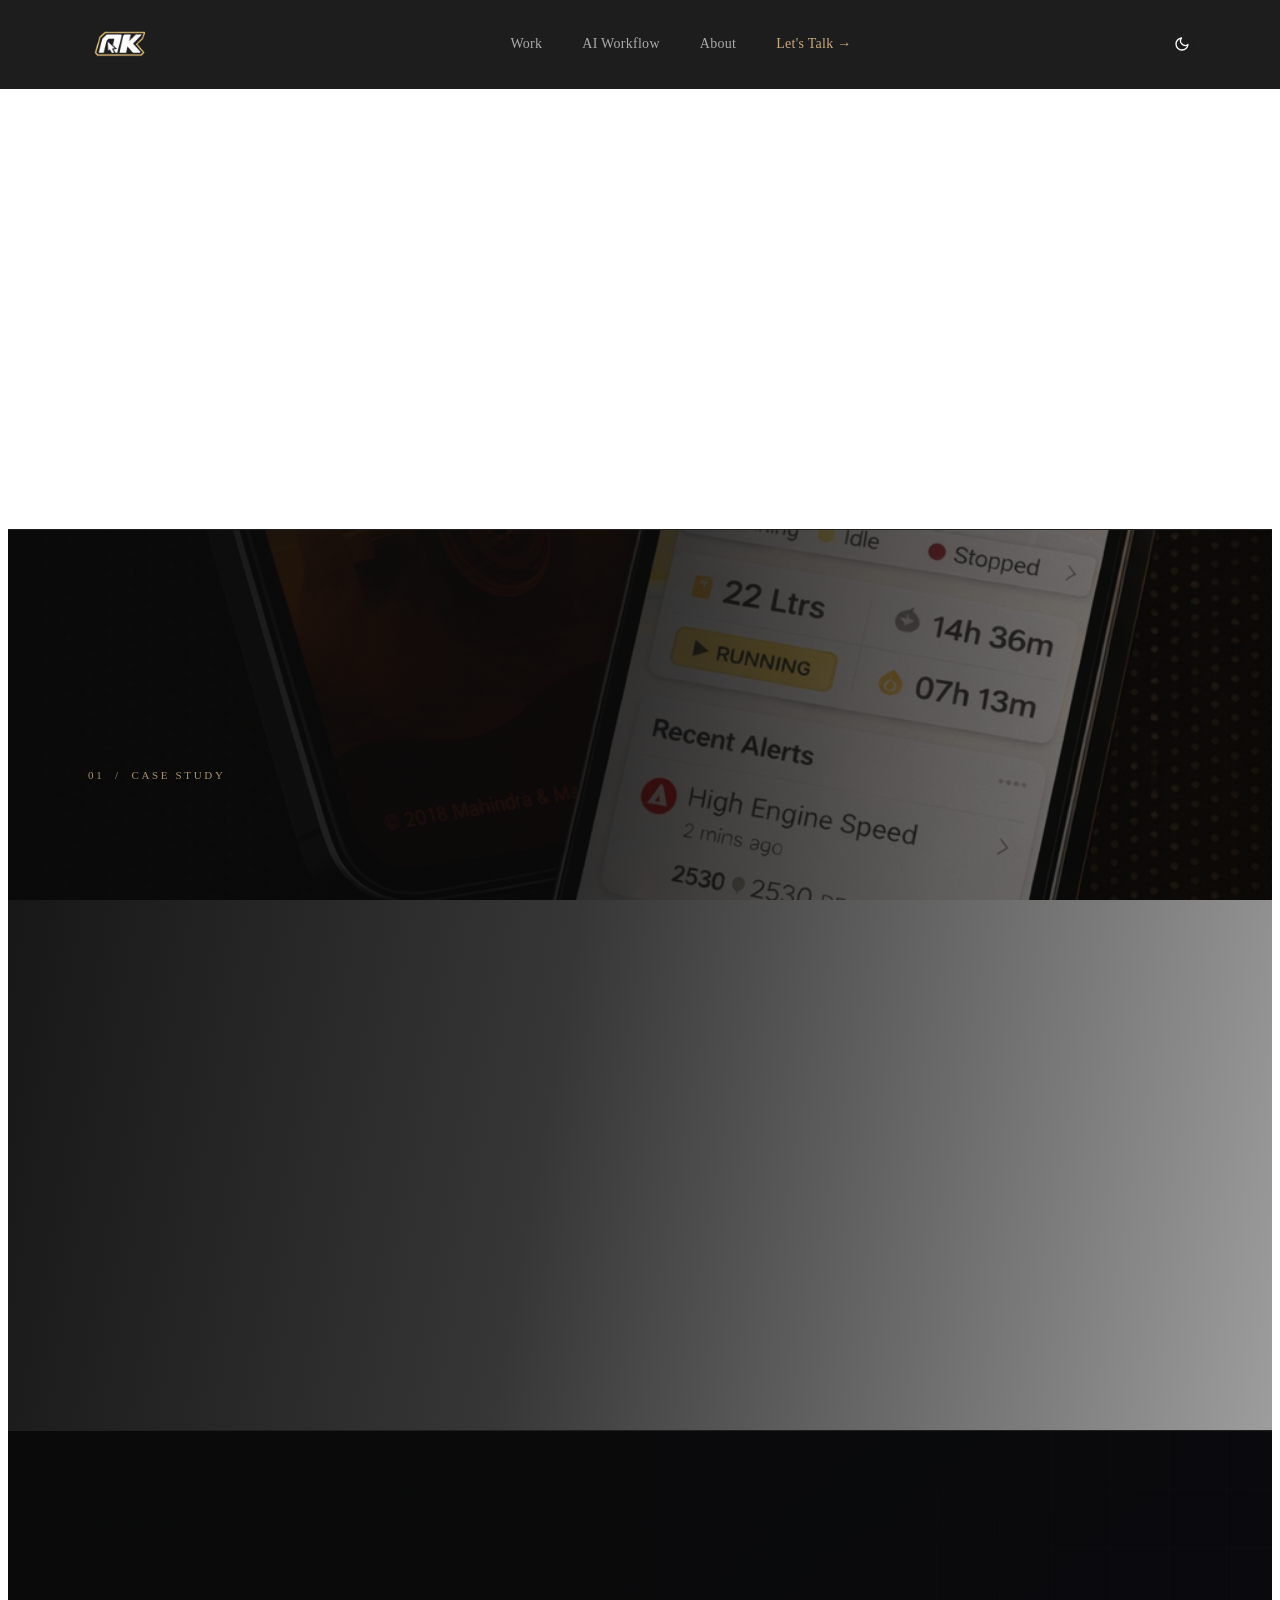
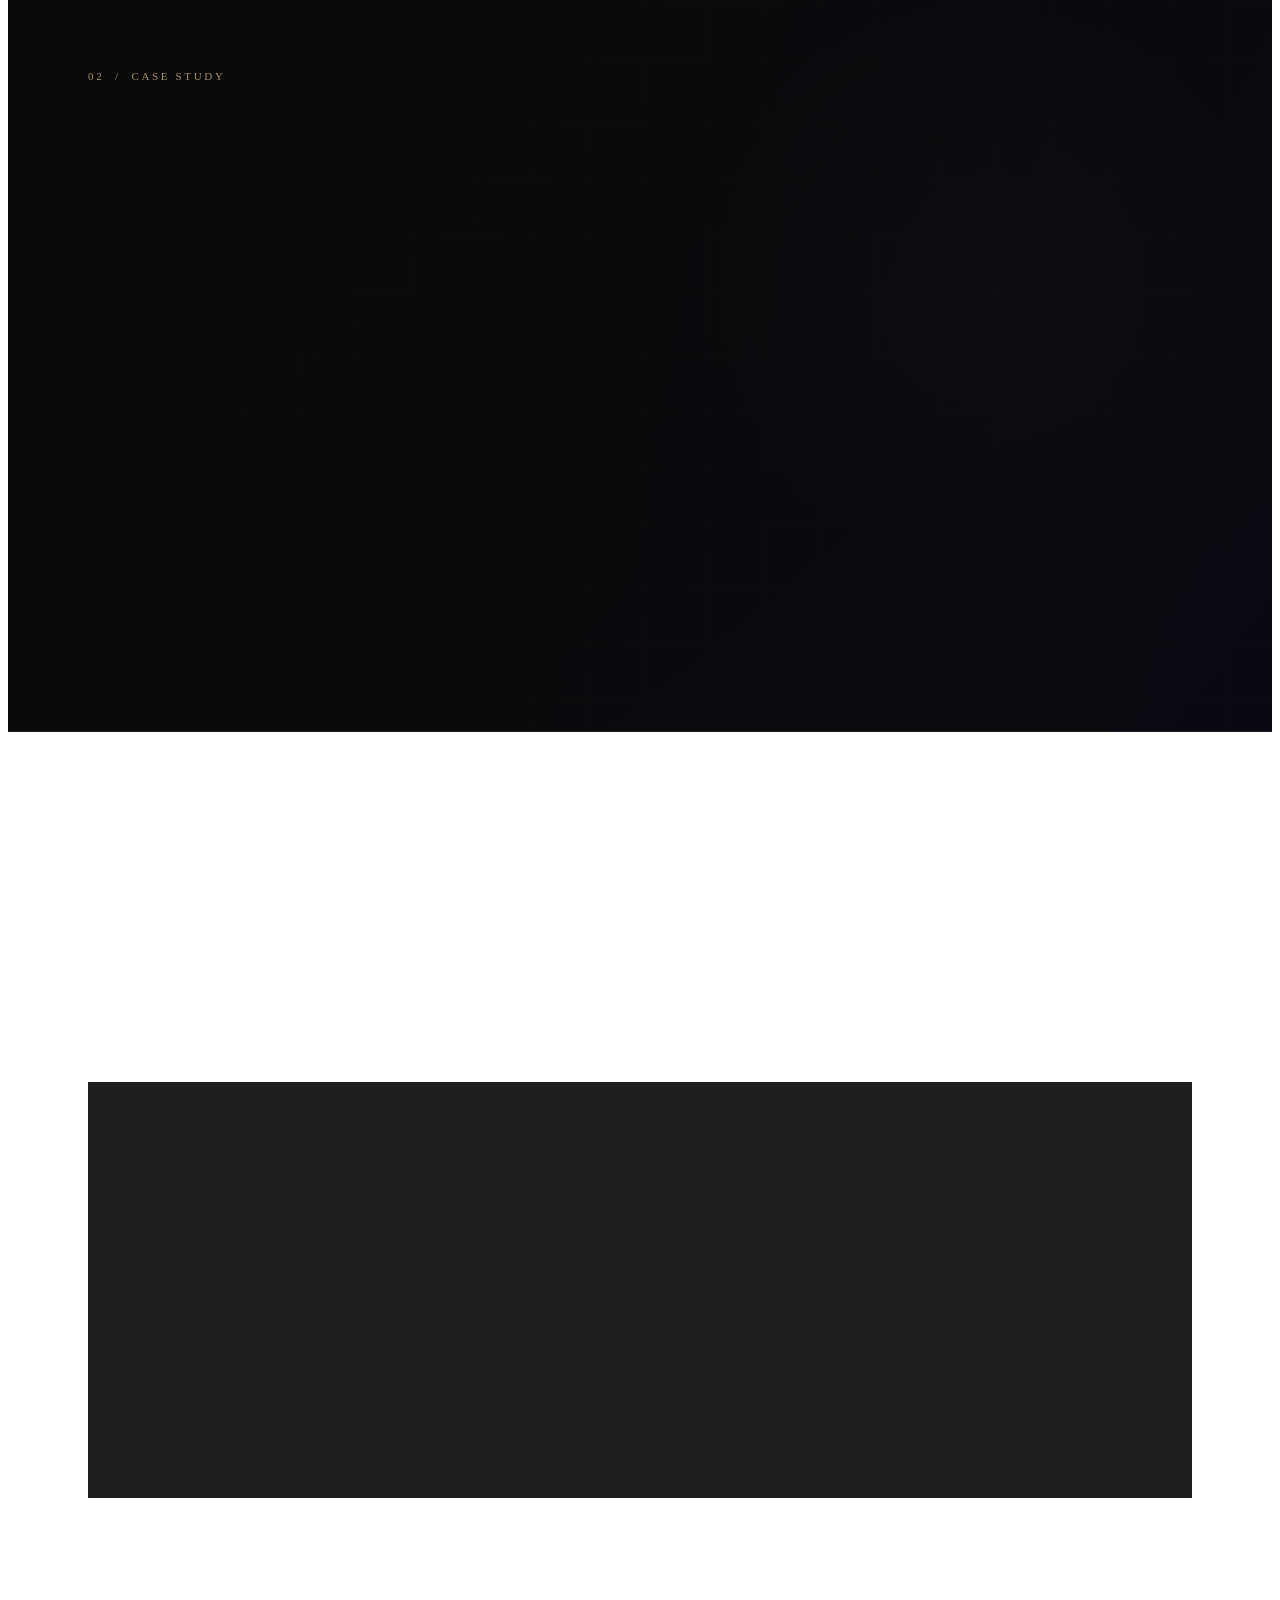
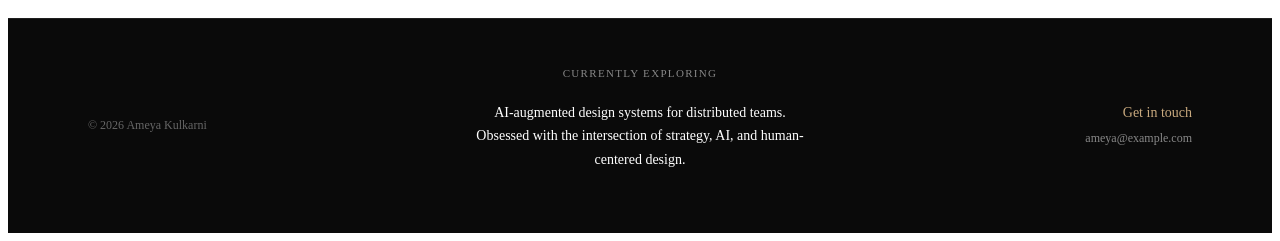
<file: work.html>
<!DOCTYPE html>
<html lang="en">
<script>if(localStorage.getItem('theme')==='light')document.documentElement.setAttribute('data-theme','light');</script>
<head>
<meta charset="UTF-8">
<meta name="viewport" content="width=device-width, initial-scale=1.0">
<title>Selected Work — Ameya Kulkarni</title>
<link rel="preconnect" href="https://fonts.googleapis.com">
<link rel="preconnect" href="https://fonts.gstatic.com" crossorigin>
<link href="https://fonts.googleapis.com/css2?family=Playfair+Display:ital,wght@0,400;0,500;0,600;0,700;1,400;1,500&family=DM+Sans:opsz,wght@9..40,300;9..40,400;9..40,500&display=swap" rel="stylesheet">
<style>

/* ── WORK PAGE ── */

.work-page {
  padding-top: 88px;
}

/* Reveal animation — safe duplicate in case style.css isn't in scope */
.reveal {
  opacity: 0;
  transform: translateY(26px);
  transition: opacity 0.75s ease, transform 0.75s ease;
}
.reveal.visible {
  opacity: 1;
  transform: translateY(0);
}
.reveal-1 { transition-delay: 0.08s; }
.reveal-2 { transition-delay: 0.16s; }
.reveal-3 { transition-delay: 0.24s; }
.reveal-4 { transition-delay: 0.34s; }
.reveal-5 { transition-delay: 0.44s; }

/* ── PAGE HEADER ── */
.work-page-header {
  padding: 100px 80px 72px;
  border-bottom: 1px solid #1F1F1F;
}

.work-page-header-inner {
  max-width: 1280px;
  margin: 0 auto;
}

.work-eyebrow {
  display: block;
  font-size: 11px;
  letter-spacing: 0.18em;
  text-transform: uppercase;
  color: #C8A97E;
  margin-bottom: 20px;
}

.work-page-title {
  font-family: var(--font-display);
  font-size: clamp(56px, 8vw, 108px);
  font-weight: 400;
  line-height: 1;
  letter-spacing: -0.02em;
  color: #FFFFFF;
  margin-bottom: 28px;
}

.work-header-rule {
  width: 48px;
  height: 1px;
  background: #C8A97E;
  margin-bottom: 20px;
}

.work-header-meta {
  font-size: 13px;
  color: #666666;
  letter-spacing: 0.06em;
}

/* ── CHAPTER SECTIONS ── */
.work-chapter {
  position: relative;
  min-height: 100vh;
  display: flex;
  align-items: center;
  overflow: hidden;
  border-bottom: 1px solid #1F1F1F;
}

.chapter-bg {
  position: absolute;
  inset: 0;
  background-size: cover;
  background-position: center;
  background-attachment: fixed;
}

/* Strong on left for readability, fades right for image peek-through */
.chapter-overlay {
  position: absolute;
  inset: 0;
  background: linear-gradient(
    100deg,
    rgba(10,10,10,0.96) 0%,
    rgba(10,10,10,0.82) 45%,
    rgba(10,10,10,0.40) 100%
  );
}

.chapter-content {
  position: relative;
  z-index: 2;
  padding: 100px 80px;
  max-width: 760px;
}

.chapter-num {
  display: block;
  font-family: var(--font-display);
  font-size: 11px;
  letter-spacing: 0.24em;
  color: #C8A97E;
  text-transform: uppercase;
  margin-bottom: 16px;
  opacity: 0.85;
}

.chapter-title {
  font-family: var(--font-display);
  font-size: clamp(48px, 6.5vw, 88px);
  font-weight: 400;
  line-height: 1.0;
  letter-spacing: -0.02em;
  color: #FFFFFF;
  margin-bottom: 10px;
}

.chapter-subtitle {
  font-size: 15px;
  color: #AAAAAA;
  font-weight: 300;
  letter-spacing: 0.03em;
  margin-bottom: 28px;
}

.chapter-tags {
  display: flex;
  flex-wrap: wrap;
  gap: 8px;
  margin-bottom: 52px;
}

.chapter-tag {
  font-size: 10px;
  letter-spacing: 0.14em;
  text-transform: uppercase;
  color: #C8A97E;
  border: 1px solid rgba(200,169,126,0.28);
  padding: 5px 13px;
  border-radius: 2px;
}

.chapter-metrics {
  display: flex;
  gap: 0;
  margin-bottom: 52px;
  flex-wrap: wrap;
}

.chapter-metric {
  display: flex;
  flex-direction: column;
  gap: 6px;
  padding-right: 40px;
  margin-right: 40px;
  border-right: 1px solid rgba(255,255,255,0.07);
}

.chapter-metric:last-child {
  border-right: none;
  margin-right: 0;
  padding-right: 0;
}

.c-metric-val {
  font-family: var(--font-display);
  font-size: clamp(28px, 3.5vw, 44px);
  font-weight: 400;
  color: #FFFFFF;
  line-height: 1;
  letter-spacing: -0.01em;
}

.c-metric-lbl {
  font-size: 10px;
  letter-spacing: 0.1em;
  color: #888888;
  text-transform: uppercase;
  max-width: 140px;
  line-height: 1.5;
}

.chapter-cta {
  display: inline-flex;
  align-items: center;
  gap: 10px;
  font-size: 11px;
  letter-spacing: 0.16em;
  text-transform: uppercase;
  color: #C8A97E;
  text-decoration: none;
  border: 1px solid rgba(200,169,126,0.35);
  padding: 14px 28px;
  transition: background 0.25s ease, border-color 0.25s ease, color 0.25s ease;
}

.chapter-cta:hover {
  background: rgba(200,169,126,0.08);
  border-color: #C8A97E;
  color: #FFFFFF;
}

/* ── PFS ONE — dark network gradient background ── */
.chapter-bg-network {
  background: linear-gradient(140deg, #07090f 0%, #090a10 40%, #0b0814 100%);
  background-attachment: initial;
}

/* Subtle grid lines */
.chapter-bg-network::before {
  content: '';
  position: absolute;
  inset: 0;
  background-image:
    linear-gradient(rgba(200,169,126,0.022) 1px, transparent 1px),
    linear-gradient(90deg, rgba(200,169,126,0.022) 1px, transparent 1px);
  background-size: 58px 58px;
}

/* Radial glow from far right */
.chapter-bg-network::after {
  content: '';
  position: absolute;
  top: 50%;
  right: -5%;
  transform: translateY(-50%);
  width: 700px;
  height: 700px;
  background: radial-gradient(ellipse, rgba(200,169,126,0.045) 0%, transparent 60%);
  pointer-events: none;
}

/* ── ALSO NOTABLE ── */
.also-notable {
  padding: 120px 80px;
}

.notable-header {
  max-width: 1280px;
  margin: 0 auto 52px;
  display: flex;
  align-items: flex-end;
  justify-content: space-between;
  gap: 24px;
  padding-bottom: 32px;
  border-bottom: 1px solid #1F1F1F;
}

.notable-section-title {
  font-family: var(--font-display);
  font-size: clamp(32px, 4.5vw, 52px);
  font-weight: 400;
  color: #FFFFFF;
  letter-spacing: -0.01em;
}

.notable-section-sub {
  font-size: 12px;
  color: #555555;
  max-width: 240px;
  text-align: right;
  line-height: 1.7;
  letter-spacing: 0.02em;
}

/* 1px-gap grid trick for seamless borders between cards */
.notable-grid {
  max-width: 1280px;
  margin: 0 auto;
  display: grid;
  grid-template-columns: repeat(3, 1fr);
  gap: 1px;
  background: #1F1F1F;
}

.notable-card {
  background: #0A0A0A;
  padding: 36px 40px 40px;
  display: flex;
  flex-direction: column;
  min-height: 340px;
  transition: background 0.3s ease;
}

.notable-card:hover {
  background: #0f0f0f;
}

.notable-card-header {
  display: flex;
  align-items: flex-start;
  justify-content: space-between;
  margin-bottom: 28px;
}

.notable-card-num {
  font-family: var(--font-display);
  font-size: 11px;
  letter-spacing: 0.2em;
  color: #C8A97E;
  opacity: 0.6;
  text-transform: uppercase;
}

.notable-card-tags {
  display: flex;
  flex-wrap: wrap;
  gap: 5px;
  justify-content: flex-end;
  max-width: 58%;
}

.notable-card-tag {
  font-size: 9px;
  letter-spacing: 0.1em;
  text-transform: uppercase;
  color: #555555;
  border: 1px solid #1F1F1F;
  padding: 3px 8px;
  border-radius: 2px;
}

.notable-card-name {
  font-family: 'DM Sans', sans-serif;
  font-size: 18px;
  font-weight: 500;
  color: #FFFFFF;
  line-height: 1.25;
  margin-bottom: 8px;
  letter-spacing: -0.01em;
}

.notable-card-company {
  font-size: 12px;
  color: #666666;
  margin-bottom: 3px;
  letter-spacing: 0.03em;
}

.notable-card-role {
  font-size: 11px;
  color: #444444;
  letter-spacing: 0.04em;
}

.notable-card-metrics {
  margin-top: auto;
  display: flex;
  flex-direction: column;
  gap: 8px;
  padding-top: 24px;
  border-top: 1px solid #1A1A1A;
}

.notable-metric-line {
  font-size: 12px;
  color: #777777;
  padding-left: 14px;
  position: relative;
  line-height: 1.45;
}

.notable-metric-line::before {
  content: '';
  position: absolute;
  left: 0;
  top: 7px;
  width: 5px;
  height: 1px;
  background: #C8A97E;
  opacity: 0.45;
}

/* ── RESPONSIVE ── */
@media (max-width: 1024px) {
  .work-page-header  { padding: 80px 40px 56px; }
  .chapter-content   { padding: 80px 40px; }
  .chapter-bg        { background-attachment: scroll; }
  .also-notable      { padding: 80px 40px; }
  .notable-grid      { grid-template-columns: repeat(2, 1fr); }
}

@media (max-width: 768px) {
  .work-page-header  { padding: 72px 24px 48px; }
  .chapter-content   { padding: 60px 24px; }
  .chapter-metrics   { flex-direction: column; }
  .chapter-metric    {
    border-right: none;
    border-bottom: 1px solid rgba(255,255,255,0.07);
    padding-right: 0; margin-right: 0;
    padding-bottom: 20px; margin-bottom: 20px;
  }
  .chapter-metric:last-child { border-bottom: none; padding-bottom: 0; margin-bottom: 0; }
  .also-notable          { padding: 64px 24px; }
  .notable-header        { flex-direction: column; align-items: flex-start; }
  .notable-section-sub   { text-align: left; max-width: 100%; }
  .notable-grid          { grid-template-columns: 1fr; }
  .notable-card          { min-height: auto; }
}

@media (max-width: 480px) {
  .work-page-header  { padding: 64px 20px 40px; }
  .chapter-content   { padding: 48px 20px; }
  .also-notable      { padding: 48px 20px; }
}

</style>
</head>

<body>

  <!-- nav + mobile menu injected by components.js -->

  <main class="work-page">

    <!-- ── PAGE HEADER ── -->
    <header class="work-page-header">
      <div class="work-page-header-inner">
        <span class="work-eyebrow reveal">Portfolio</span>
        <h1 class="work-page-title reveal reveal-1">Selected Work</h1>
        <div class="work-header-rule reveal reveal-2"></div>
        <p class="work-header-meta reveal reveal-3">5 projects &nbsp;·&nbsp; UX Strategy &nbsp;·&nbsp; Systems Design &nbsp;·&nbsp; AI/ML</p>
      </div>
    </header>

    <!-- ── CHAPTER 01: DIGISENSE ── -->
    <section class="work-chapter" id="chapter-digisense">
      <div class="chapter-bg" style="background-image: url('digisense_hero_image.png');"></div>
      <div class="chapter-overlay"></div>
      <div class="chapter-content">
        <span class="chapter-num reveal">01 &nbsp;/&nbsp; Case Study</span>
        <h2 class="chapter-title reveal reveal-1">DiGiSense</h2>
        <p class="chapter-subtitle reveal reveal-2">Connected Vehicle Telematics Platform</p>
        <div class="chapter-tags reveal reveal-3">
          <span class="chapter-tag">IoT</span>
          <span class="chapter-tag">Connected Vehicles</span>
          <span class="chapter-tag">UX Strategy</span>
          <span class="chapter-tag">Mahindra</span>
        </div>
        <div class="chapter-metrics reveal reveal-4">
          <div class="chapter-metric">
            <span class="c-metric-val">100K+</span>
            <span class="c-metric-lbl">Connected Vehicles</span>
          </div>
          <div class="chapter-metric">
            <span class="c-metric-val">35%</span>
            <span class="c-metric-lbl">Reduction in Decision Time</span>
          </div>
          <div class="chapter-metric">
            <span class="c-metric-val">4</span>
            <span class="c-metric-lbl">Design Systems Built</span>
          </div>
        </div>
        <a href="#digisense" class="chapter-cta reveal reveal-5">View Case Study →</a>
      </div>
    </section>

    <!-- ── CHAPTER 02: PFS ONE ── -->
    <section class="work-chapter" id="chapter-pfsone">
      <div class="chapter-bg chapter-bg-network"></div>
      <div class="chapter-overlay"></div>
      <div class="chapter-content">
        <span class="chapter-num reveal">02 &nbsp;/&nbsp; Case Study</span>
        <h2 class="chapter-title reveal reveal-1">NETSCOUT PFS ONE</h2>
        <p class="chapter-subtitle reveal reveal-2">Enterprise Network Visibility Platform</p>
        <div class="chapter-tags reveal reveal-3">
          <span class="chapter-tag">Cybersecurity</span>
          <span class="chapter-tag">Enterprise SaaS</span>
          <span class="chapter-tag">Systems Design</span>
          <span class="chapter-tag">NETSCOUT</span>
        </div>
        <div class="chapter-metrics reveal reveal-4">
          <div class="chapter-metric">
            <span class="c-metric-val">Global</span>
            <span class="c-metric-lbl">Enterprise Data Centres</span>
          </div>
          <div class="chapter-metric">
            <span class="c-metric-val">3</span>
            <span class="c-metric-lbl">Roles Unified in One Platform</span>
          </div>
          <div class="chapter-metric">
            <span class="c-metric-val">Legacy</span>
            <span class="c-metric-lbl">System Completely Redesigned</span>
          </div>
        </div>
        <a href="#pfsone" class="chapter-cta reveal reveal-5">View Case Study →</a>
      </div>
    </section>

    <!-- ── ALSO NOTABLE ── -->
    <section class="also-notable">

      <div class="notable-header reveal">
        <h2 class="notable-section-title">Also Notable</h2>
        <p class="notable-section-sub">More work worth knowing — detailed case studies coming soon.</p>
      </div>

      <div class="notable-grid">

        <!-- Card 03 — update with real project details -->
        <div class="notable-card reveal">
          <div class="notable-card-header">
            <span class="notable-card-num">03</span>
            <div class="notable-card-tags">
              <span class="notable-card-tag">Life Sciences</span>
              <span class="notable-card-tag">AI</span>
            </div>
          </div>
          <h3 class="notable-card-name">Innoplexus Research Intelligence</h3>
          <p class="notable-card-company">Innoplexus · 2022</p>
          <p class="notable-card-role">Lead UX Designer</p>
          <div class="notable-card-metrics">
            <span class="notable-metric-line">AI-assisted drug discovery workflows</span>
            <span class="notable-metric-line">Complex data visualisation for researchers</span>
          </div>
        </div>

        <!-- Card 04 — update with real project details -->
        <div class="notable-card reveal reveal-1">
          <div class="notable-card-header">
            <span class="notable-card-num">04</span>
            <div class="notable-card-tags">
              <span class="notable-card-tag">Fintech</span>
              <span class="notable-card-tag">B2B SaaS</span>
            </div>
          </div>
          <h3 class="notable-card-name">Extentia Fintech Platform</h3>
          <p class="notable-card-company">Extentia · 2020</p>
          <p class="notable-card-role">UX Designer</p>
          <div class="notable-card-metrics">
            <span class="notable-metric-line">End-to-end product design for financial services</span>
            <span class="notable-metric-line">Multi-role dashboard with real-time analytics</span>
          </div>
        </div>

        <!-- Card 05 — update with real project details -->
        <div class="notable-card reveal reveal-2">
          <div class="notable-card-header">
            <span class="notable-card-num">05</span>
            <div class="notable-card-tags">
              <span class="notable-card-tag">Design Systems</span>
              <span class="notable-card-tag">Brand</span>
            </div>
          </div>
          <h3 class="notable-card-name">Ogee Studio Design System</h3>
          <p class="notable-card-company">Ogee Studio · 2021</p>
          <p class="notable-card-role">UX & Product Designer</p>
          <div class="notable-card-metrics">
            <span class="notable-metric-line">Token-based design system from scratch</span>
            <span class="notable-metric-line">Component library across 3 digital products</span>
          </div>
        </div>

      </div>
    </section>

  </main>

  <!-- footer injected by components.js -->
  <script src="components.js"></script>

</body>
</html>
</file>
<file: style.css>
:root {
  /* ── Surfaces ── */
  --bg:              #0A0A0A;
  --surface:         #111111;
  --surface-raised:  #1A1A1A;
  --border:          #1F1F1F;
  --border-subtle:   #161616;

  /* ── Text ── */
  --text:            #FFFFFF;
  --text-secondary:  #CCCCCC;
  --muted:           #AAAAAA;
  --muted-strong:    #888888;

  /* ── Accent ── */
  --accent:          #C8A97E;
  --accent-rgb:      200, 169, 126;
  --accent-strong:   #D4B896;

  /* ── Navigation ── */
  --nav-bg:          rgba(10, 10, 10, 0.92);
  --overlay-bg:      rgba(10, 10, 10, 0.97);

  /* ── Functional ── */
  --card-bg:         rgba(17, 17, 17, 0.65);
  --dot-color:       #1A1A1A;
  --image-bg:        #0D0D0D;
  --scrollbar-thumb: rgba(200, 169, 126, 0.20);
  --scrollbar-hover: rgba(200, 169, 126, 0.40);

  /* ── Fonts ── */
  --font-display: 'Playfair Display', Georgia, serif;
  --font-body:    'DM Sans', system-ui, sans-serif;
}

[data-theme="light"] {
  /* ── Surfaces ── */
  --bg:              #F7F4F0;
  --surface:         #EDEAE5;
  --surface-raised:  #E4E0DA;
  --border:          #D4CFC8;
  --border-subtle:   #E0DCD6;

  /* ── Text ── */
  --text:            #1A1A1A;
  --text-secondary:  #2E2E2E;
  --muted:           #5A5A5A;
  --muted-strong:    #777777;

  /* ── Accent ── */
  --accent:          #7A5E34;
  --accent-rgb:      122, 94, 52;
  --accent-strong:   #9A7A4A;

  /* ── Navigation ── */
  --nav-bg:          rgba(247, 244, 240, 0.92);
  --overlay-bg:      rgba(247, 244, 240, 0.97);

  /* ── Functional ── */
  --card-bg:         rgba(237, 234, 229, 0.80);
  --dot-color:       #CECCCA;
  --image-bg:        #EAE7E2;
  --scrollbar-thumb: rgba(122, 94, 52, 0.25);
  --scrollbar-hover: rgba(122, 94, 52, 0.45);
}

*,
*::before,
*::after {
  box-sizing: border-box;
  margin: 0;
  padding: 0;
}

html {
  scroll-behavior: smooth;
  scrollbar-width: thin;
  scrollbar-color: var(--scrollbar-thumb) transparent;
}

html::-webkit-scrollbar { width: 4px; }
html::-webkit-scrollbar-track { background: transparent; }
html::-webkit-scrollbar-thumb {
  background: var(--scrollbar-thumb);
  border-radius: 2px;
}
html::-webkit-scrollbar-thumb:hover { background: var(--scrollbar-hover); }

body {
  background: var(--bg);
  color: var(--text);
  font-family: var(--font-body);
  font-weight: 400;
  line-height: 1.6;
  -webkit-font-smoothing: antialiased;
  overflow-x: hidden;
  transition: background 0.3s ease, color 0.3s ease;
}

/* ── THEME TOGGLE ── */
.theme-toggle {
  background: none;
  border: 1px solid var(--border);
  color: var(--text);
  cursor: pointer;
  width: 36px;
  height: 36px;
  border-radius: 50%;
  display: flex;
  align-items: center;
  justify-content: center;
  flex-shrink: 0;
  transition: border-color 0.2s, color 0.2s, background 0.2s;
  padding: 0;
}
.theme-toggle:hover {
  border-color: var(--accent);
  color: var(--accent);
}
.theme-toggle svg {
  width: 16px;
  height: 16px;
  fill: none;
  stroke: currentColor;
  stroke-width: 2;
  stroke-linecap: round;
  stroke-linejoin: round;
}
/* hide the icon not matching current theme */
[data-theme="light"] .theme-toggle .icon-moon { display: none; }
[data-theme="light"] .theme-toggle .icon-sun { display: block; }
.theme-toggle .icon-moon { display: block; }
.theme-toggle .icon-sun { display: none; }

/* ── NOISE TEXTURE ── */
body::before {
  content: '';
  position: fixed;
  inset: 0;
  background-image: url("data:image/svg+xml,%3Csvg viewBox='0 0 256 256' xmlns='http://www.w3.org/2000/svg'%3E%3Cfilter id='noise'%3E%3CfeTurbulence type='fractalNoise' baseFrequency='0.9' numOctaves='4' stitchTiles='stitch'/%3E%3C/filter%3E%3Crect width='100%25' height='100%25' filter='url(%23noise)' opacity='0.03'/%3E%3C/svg%3E");
  pointer-events: none;
  z-index: 1000;
  opacity: 0.4;
}

/* ── NAVIGATION ── */
nav {
  position: fixed;
  top: 0;
  left: 0;
  right: 0;
  height: 72px;
  display: flex;
  align-items: center;
  justify-content: space-between;
  padding: 0 80px;
  background: var(--nav-bg);
  backdrop-filter: blur(12px);
  -webkit-backdrop-filter: blur(12px);
  border-bottom: 1px solid var(--border);
  z-index: 100;
}

.nav-logo {
  display: flex;
  align-items: center;
  text-decoration: none;
}

.nav-logo-img {
  height: 52px;
  /* Increased for stronger presence while maintaining ~18px top/bottom margin in 88px nav */
  width: auto;
  object-fit: contain;
}

.nav-links {
  display: flex;
  align-items: center;
  gap: 0;
  list-style: none;
}

.nav-links a {
  display: inline-block;
  font-size: 14px;
  color: var(--muted);
  text-decoration: none;
  letter-spacing: 0.02em;
  padding: 4px 20px;
  position: relative;
  transition: color 0.2s;
}

/* Underline slide-in */
.nav-links a::after {
  content: '';
  position: absolute;
  bottom: -1px;
  left: 20px;
  right: 20px;
  height: 1px;
  background: var(--accent);
  transform: scaleX(0);
  transform-origin: left;
  transition: transform 0.22s ease;
}

.nav-links a:hover,
.nav-links a.active {
  color: var(--text);
}

.nav-links a:hover::after,
.nav-links a.active::after {
  transform: scaleX(1);
}

.nav-links .cta {
  color: var(--accent);
  opacity: 1;
}

.nav-links .cta::after {
  display: none;
}

/* no underline on CTA pill */
.nav-links .cta:hover {
  color: var(--accent);
  opacity: 0.8;
}

/* ── NAV ACTIONS (theme toggle + hamburger wrapper) ── */
.nav-actions {
  display: flex;
  align-items: center;
  gap: 12px;
}

/* ── HAMBURGER BUTTON ── */
.nav-hamburger {
  display: none;
  flex-direction: column;
  justify-content: center;
  align-items: center;
  /* Center to allow clean X rotation */
  gap: 5px;
  width: 44px;
  height: 44px;
  background: none;
  border: none;
  cursor: pointer;
  padding: 0;
  flex-shrink: 0;
}

.nav-hamburger span {
  display: block;
  height: 1.5px;
  background: var(--text);
  border-radius: 1px;
  transform-origin: center;
  /* Center origin for X rotation */
  transition: transform 0.4s cubic-bezier(0.16, 1, 0.3, 1),
    opacity 0.2s ease,
    width 0.4s cubic-bezier(0.16, 1, 0.3, 1);
}

/* Right-aligned staggered lines using translate for a modern asymmetrical feel */
.nav-hamburger span:nth-child(1) {
  width: 24px;
  transform: translateX(0);
}

.nav-hamburger span:nth-child(2) {
  width: 18px;
  transform: translateX(3px);
}

.nav-hamburger span:nth-child(3) {
  width: 12px;
  transform: translateX(6px);
}

/* Open state: perfectly centered cross */
.nav-hamburger.is-open span:nth-child(1) {
  width: 24px;
  transform: translateY(6.5px) rotate(45deg);
}

.nav-hamburger.is-open span:nth-child(2) {
  opacity: 0;
  transform: translateX(10px);
  /* Slides out subtly while fading */
}

.nav-hamburger.is-open span:nth-child(3) {
  width: 24px;
  transform: translateY(-6.5px) rotate(-45deg);
}

/* ── MOBILE MENU OVERLAY ── */
.mobile-menu {
  position: fixed;
  inset: 0;
  background: var(--overlay-bg);
  backdrop-filter: blur(20px);
  -webkit-backdrop-filter: blur(20px);
  z-index: 200;
  display: flex;
  flex-direction: column;
  justify-content: center;
  padding: 96px 40px 48px;
  opacity: 0;
  pointer-events: none;
  transition: opacity 0.3s ease;
}

.mobile-menu.is-open {
  opacity: 1;
  pointer-events: all;
}

/* Nav sits above overlay so hamburger × is always clickable to close */
nav {
  transition: z-index 0s;
}

body.menu-open nav,
body.menu-open #site-nav {
  z-index: 201;
}


.mobile-menu-links {
  list-style: none;
  display: flex;
  flex-direction: column;
  gap: 0;
  flex: 1;
  justify-content: center;
}

.mobile-menu-links li {
  overflow: hidden;
  border-bottom: 1px solid var(--border);
}

.mobile-menu-links li:last-child {
  border-bottom: none;
}

.mobile-menu-links a {
  display: flex;
  align-items: center;
  justify-content: space-between;
  font-family: var(--font-display);
  font-size: clamp(40px, 10vw, 56px);
  font-weight: 500;
  color: var(--text);
  text-decoration: none;
  letter-spacing: -0.01em;
  line-height: 1;
  padding: 28px 0;
  transform: translateY(48px);
  opacity: 0;
  transition: transform 0.6s cubic-bezier(0.16, 1, 0.3, 1),
    opacity 0.5s ease,
    color 0.3s ease;
}

.mobile-menu.is-open .mobile-menu-links a {
  transform: translateY(0);
  opacity: 1;
}

.mobile-menu.is-open .mobile-menu-links li:nth-child(1) a {
  transition-delay: 0.07s;
}

.mobile-menu.is-open .mobile-menu-links li:nth-child(2) a {
  transition-delay: 0.13s;
}

.mobile-menu.is-open .mobile-menu-links li:nth-child(3) a {
  transition-delay: 0.19s;
}

.mobile-menu.is-open .mobile-menu-links li:nth-child(4) a {
  transition-delay: 0.25s;
}

.mobile-menu-links a:hover,
.mobile-menu-links a:active {
  color: var(--accent);
}

.menu-item-label {
  display: flex;
  align-items: baseline;
  transition: transform 0.4s cubic-bezier(0.16, 1, 0.3, 1);
}

.mobile-menu-links a:hover .menu-item-label,
.mobile-menu-links a:active .menu-item-label {
  transform: translateX(12px);
}

.menu-num {
  font-family: var(--font-body);
  font-size: 14px;
  font-weight: 400;
  color: var(--accent);
  margin-right: 28px;
  opacity: 0.7;
  transform: translateY(-12px);
  /* Superscript effect */
  letter-spacing: 0.1em;
}

.mobile-menu-links a .menu-arrow {
  font-family: var(--font-body);
  font-size: clamp(20px, 5vw, 24px);
  color: var(--accent);
  opacity: 0.7;
  transition: all 0.4s cubic-bezier(0.16, 1, 0.3, 1);
  flex-shrink: 0;
}

.mobile-menu-links a:hover .menu-arrow,
.mobile-menu-links a:active .menu-arrow {
  opacity: 1;
  transform: translate(6px, -6px) scale(1.1);
}

.mobile-menu-footer {
  padding-top: 32px;
  display: flex;
  justify-content: space-between;
  align-items: center;
  flex-shrink: 0;
}

.availability-status {
  display: flex;
  align-items: center;
  gap: 12px;
}

.pulse-dot {
  width: 6px;
  height: 6px;
  border-radius: 50%;
  background-color: #10B981;
  /* Premium Emerald Green */
  box-shadow: 0 0 0 0 rgba(16, 185, 129, 0.7);
  animation: pulseGlow 2s infinite cubic-bezier(0.66, 0, 0, 1);
}

@keyframes pulseGlow {
  to {
    box-shadow: 0 0 0 10px rgba(16, 185, 129, 0);
  }
}

.mobile-menu-footer-label {
  font-size: 11px;
  letter-spacing: 0.12em;
  color: var(--muted);
  text-transform: uppercase;
}

.mobile-menu-footer-cta {
  font-size: 12px;
  font-weight: 500;
  letter-spacing: 0.1em;
  color: var(--accent);
  text-decoration: none;
  text-transform: uppercase;
  transition: opacity 0.2s;
}

.mobile-menu-footer-cta:hover {
  opacity: 0.75;
}

/* ── HERO ── */
.hero {
  min-height: 100vh;
  position: relative;
  display: flex;
  align-items: center;
  padding-top: 72px;
  overflow: hidden;
}

/* Dot grid background */
.hero::before {
  content: '';
  position: absolute;
  inset: 0;
  background-image: radial-gradient(circle, var(--dot-color) 1.5px, transparent 1.5px);
  background-size: 48px 48px;
  pointer-events: none;
}

/* Interactive Dot Grid Highlight */
.hero-grid-highlight {
  position: absolute;
  inset: 0;
  /* Larger dots for a subtle zoom effect */
  background-image: radial-gradient(circle, var(--accent) 3px, transparent 3px);
  background-size: 48px 48px;
  pointer-events: none;
  z-index: 1;
  /* Spread out the mask area slightly more and use a smooth snappy fade */
  mask-image: radial-gradient(120px circle at var(--mouse-x, 50%) var(--mouse-y, 50%), black 25%, rgba(0, 0, 0, 0.4) 70%, transparent 100%);
  -webkit-mask-image: radial-gradient(120px circle at var(--mouse-x, 50%) var(--mouse-y, 50%), black 25%, rgba(0, 0, 0, 0.4) 70%, transparent 100%);
  opacity: 0;
  transition: opacity 0.25s cubic-bezier(0.16, 1, 0.3, 1);
}

.hero:hover .hero-grid-highlight {
  opacity: 0.8;
}

/* ── FLOATING CARDS ── */
.floating-card {
  position: absolute;
  width: 240px;
  background: var(--card-bg);
  backdrop-filter: blur(16px);
  -webkit-backdrop-filter: blur(16px);
  border: 1px solid var(--border);
  border-radius: 12px;
  padding: 24px;
  box-shadow: 0 12px 32px rgba(0, 0, 0, 0.4);
  z-index: 10;
  cursor: grab;
  user-select: none;
  touch-action: none;
  transition: transform 0.3s cubic-bezier(0.16, 1, 0.3, 1), box-shadow 0.3s ease;
}

.floating-card:hover {
  box-shadow: 0 16px 40px rgba(0, 0, 0, 0.6);
}

.floating-card:active {
  cursor: grabbing;
}

.floating-card.is-dragging {
  transition: none !important;
  z-index: 12 !important;
  box-shadow: 0 24px 48px rgba(0, 0, 0, 0.8);
}

.floating-card.card-left {
  top: 22%;
  left: 8%;
  transform: translateX(-150px) rotate(-12deg);
  opacity: 0;
  transition: transform 1.2s cubic-bezier(0.16, 1, 0.3, 1), opacity 0.8s ease;
}

.floating-card.card-right {
  top: 40%;
  right: 8%;
  transform: translateX(150px) rotate(12deg);
  opacity: 0;
  transition: transform 1.2s cubic-bezier(0.16, 1, 0.3, 1), opacity 0.8s ease;
}

.hero.cards-visible .floating-card.card-left {
  transform: translateX(0) rotate(-4deg);
  opacity: 1;
  transition-delay: 0.1s;
}

.hero.cards-visible .floating-card.card-right {
  transform: translateX(0) rotate(6deg);
  opacity: 1;
  transition-delay: 0.3s;
}

.card-coord {
  position: absolute;
  top: 0;
  right: 0;
  width: 0;
  height: 0;
  font-family: monospace;
  font-size: 10px;
  color: var(--muted);
  opacity: 0;
  transition: opacity 0.2s ease;
  pointer-events: none;
}

.coord-x {
  position: absolute;
  right: -4px;
  top: -19px;
  white-space: nowrap;
  line-height: 1;
}

.coord-dot {
  position: absolute;
  width: 4px;
  height: 4px;
  background: var(--text);
  right: -14px;
  top: -14px;
  transform: translate(50%, -50%);
}

.coord-y {
  position: absolute;
  left: calc(100% + 19px);
  top: -4px;
  transform: rotate(90deg);
  transform-origin: top left;
  white-space: nowrap;
  line-height: 1;
}

.floating-card.is-dragging .card-coord {
  opacity: 1;
}

.card-inner {
  pointer-events: none;
}

.card-header {
  font-family: var(--font-body);
  font-size: 10px;
  font-weight: 500;
  letter-spacing: 0.15em;
  color: var(--muted);
  text-transform: uppercase;
  margin-bottom: 16px;
}

.card-diagram,
.card-chart {
  margin: 16px 0;
}

.card-diagram svg,
.card-chart svg {
  width: 100%;
  height: auto;
  overflow: visible;
}

.card-metric-group {
  display: flex;
  flex-direction: column;
  gap: 4px;
  margin-bottom: 12px;
}

.card-metric {
  font-family: var(--font-display);
  font-size: 40px;
  font-weight: 400;
  color: var(--text);
  line-height: 1;
  letter-spacing: -0.02em;
}

.card-metric-label {
  font-size: 10px;
  text-transform: uppercase;
  letter-spacing: 0.1em;
  color: var(--muted);
}

.card-divider {
  height: 1px;
  background: var(--border);
  margin: 20px 0 16px;
}

.card-details {
  display: flex;
  flex-direction: column;
  gap: 12px;
}

.detail-row {
  display: flex;
  justify-content: space-between;
  align-items: center;
  font-family: var(--font-body);
  font-size: 11px;
  color: var(--muted);
  letter-spacing: 0.05em;
}

.badge {
  background: var(--surface);
  border: 1px solid var(--border);
  padding: 3px 8px;
  border-radius: 4px;
  color: var(--text);
}

.highlight {
  color: var(--accent);
  font-weight: 500;
}

@media (max-width: 1024px) {
  .hero {
    flex-direction: row;
    flex-wrap: wrap;
    justify-content: center;
    align-items: flex-start;
    min-height: auto;
    padding-top: 140px;
    padding-bottom: 35px;
    gap: 24px;
  }

  #home-view .hero-content {
    order: 1;
    width: 100%;
    padding: 0 24px 20px;
  }

  .floating-card {
    position: relative;
    top: auto !important;
    left: auto !important;
    right: auto !important;
    margin-top: 0;
    margin-left: 0 !important;
    margin-right: 0 !important;
    width: 100%;
    max-width: 320px;
    height: 440px;
    /* Fixed height so both cards are identical and can fit content */
    display: flex;
    flex-direction: column;
    pointer-events: none;
    /* Disable JS dragging on mobile */
    order: 2;
    transition: none !important;
    /* JS handles parallax */
    flex: 1 1 300px;
  }

  .card-divider {
    margin-top: auto;
    /* Pushes divider and details to the bottom for aesthetic spacing */
  }

  .card-coord {
    display: none;
  }

  .floating-card.card-left,
  .floating-card.card-right {
    transform: translateY(20px) rotate(0deg);
    opacity: 0;
  }

  .hero.cards-visible .floating-card.card-left,
  .hero.cards-visible .floating-card.card-right {
    transform: translateY(20px) rotate(0deg);
  }

  .scroll-indicator {
    position: relative !important;
    bottom: auto !important;
    left: auto !important;
    width: 100%;
    align-items: flex-start;
    margin-top: 32px;
    padding-top: 0;
    padding-bottom: 0;
    padding-left: 40px;
    order: 3;
  }
}

/* Accent glow top right */
.hero::after {
  content: '';
  position: absolute;
  top: -150px;
  right: -150px;
  width: 600px;
  height: 600px;
  background: radial-gradient(circle, rgba(var(--accent-rgb), 0.07) 0%, transparent 70%);
  pointer-events: none;
}

#home-view .hero-content {
  position: relative;
  z-index: 2;
  padding: 0 40px 20px;
  max-width: 760px;
  width: 100%;
  margin: 0 auto;
  display: flex;
  flex-direction: column;
  align-items: center;
  text-align: center;
}

/* ── SCROLL REVEAL ── */
.reveal {
  opacity: 0;
  transform: translateY(20px);
  animation: fadeUp 0.7s ease forwards;
}

@keyframes fadeUp {
  to {
    opacity: 1;
    transform: translateY(0);
  }
}

.reveal-0 {
  animation-delay: 0s;
}

.reveal-1 {
  animation-delay: 0.1s;
}

.reveal-2 {
  animation-delay: 0.2s;
}

.reveal-4 {
  animation-delay: 0.4s;
}

.reveal-5 {
  animation-delay: 0.5s;
}

.reveal-6 {
  animation-delay: 0.6s;
}

.reveal-8 {
  animation-delay: 0.8s;
}

/* ── HERO ELEMENTS ── */
.hero-eyebrow {
  font-size: 11px;
  font-weight: 400;
  letter-spacing: 0.15em;
  color: var(--muted);
  text-transform: uppercase;
  margin-bottom: 16px;
}

.hero-name {
  font-size: 13px;
  font-weight: 400;
  letter-spacing: 0.1em;
  color: var(--accent);
  margin-bottom: 12px;
}

#home-view .hero-headline {
  font-family: var(--font-display);
  font-size: clamp(52px, 6vw, 84px);
  font-weight: 400;
  line-height: 1.05;
  letter-spacing: -0.02em;
  color: var(--text);
  margin-bottom: 20px;
  text-wrap: balance;
}

.hero-subheadline {
  font-size: 13px;
  font-weight: 400;
  letter-spacing: 0.14em;
  color: var(--accent);
  text-transform: uppercase;
  margin-bottom: 20px;
  opacity: 0.85;
}

#home-view .hero-body {
  font-size: 16px;
  color: var(--muted);
  line-height: 1.85;
  max-width: 560px;
  margin-bottom: 32px;
}

/* ── CTA BUTTONS ── */
#home-view .hero-ctas {
  display: flex;
  gap: 12px;
  align-items: center;
  flex-wrap: wrap;
  justify-content: center;
  width: 100%;
}

@media (max-width: 480px) {
  .hero-ctas {
    flex-direction: column;
  }

  .hero-ctas .btn-primary,
  .hero-ctas .btn-secondary {
    width: 100%;
    justify-content: center;
  }
}

.btn-primary {
  display: inline-flex;
  align-items: center;
  gap: 10px;
  background: var(--accent);
  color: var(--bg);
  padding: 16px 40px;
  font-family: var(--font-body);
  font-size: 13px;
  font-weight: 500;
  letter-spacing: 0.08em;
  text-transform: uppercase;
  border-radius: 4px;
  text-decoration: none;
  border: 2px solid var(--accent);
  cursor: pointer;
  box-shadow: 0 4px 12px rgba(var(--accent-rgb), 0.3);
  transition: box-shadow 0.25s ease, background 0.2s, color 0.2s, gap 0.2s;
}

.btn-primary:hover {
  box-shadow: 0 8px 24px rgba(var(--accent-rgb), 0.5);
  gap: 16px;
}

.btn-secondary {
  display: inline-flex;
  align-items: center;
  gap: 10px;
  background: transparent;
  color: var(--accent);
  padding: 14px 32px;
  font-family: var(--font-body);
  font-size: 12px;
  font-weight: 500;
  letter-spacing: 0.08em;
  text-transform: uppercase;
  border-radius: 4px;
  text-decoration: none;
  border: 2px solid var(--accent);
  cursor: pointer;
  opacity: 0.75;
  transition: opacity 0.2s, background 0.2s, color 0.2s;
}

.btn-secondary:hover {
  opacity: 1;
  background: rgba(var(--accent-rgb), 0.08);
}

.btn-primary:focus-visible,
.btn-secondary:focus-visible {
  outline: 2px solid var(--accent);
  outline-offset: 3px;
}

/* ── SCROLL INDICATOR ── */
.scroll-indicator {
  position: absolute;
  bottom: 48px;
  left: 80px;
  display: flex;
  flex-direction: column;
  align-items: flex-start;
  gap: 12px;
  z-index: 2;
}

.scroll-indicator::before {
  content: '';
  display: block;
  width: 1px;
  height: 48px;
  background: var(--accent);
  animation: scrollPulse 2s ease-in-out infinite;
}

@keyframes scrollPulse {

  0%,
  100% {
    opacity: 1;
    transform: scaleY(1);
    transform-origin: top;
  }

  50% {
    opacity: 0.3;
    transform: scaleY(0.5);
    transform-origin: top;
  }
}

.scroll-indicator span {
  font-size: 10px;
  letter-spacing: 0.15em;
  color: var(--muted);
  text-transform: uppercase;
  writing-mode: horizontal-tb;
}

/* ── SCROLL OFFSET FOR FIXED NAV ── */
#work,
#ai-workflow,
#impact,
#about,
#contact {
  scroll-margin-top: 88px;
}

/* ── RESPONSIVE ── */
@media (max-width: 768px) {
  nav {
    padding: 0 24px;
  }

  .nav-links {
    display: none;
  }

  .nav-hamburger {
    display: flex;
  }

  .hero-content {
    padding: 48px 40px 40px;
  }

  .hero-headline {
    font-size: clamp(40px, 10vw, 64px);
  }
}

@media (max-width: 480px) {
  .mobile-menu {
    padding: 96px 24px 40px;
  }

  .mobile-menu-footer {
    flex-direction: column;
    align-items: flex-start;
    gap: 16px;
  }

  .hero-content {
    padding: 40px 24px 32px;
  }

  .scroll-indicator {
    padding-left: 24px;
    margin-top: 32px;
    padding-top: 0;
  }

  .hero-ctas {
    flex-direction: column;
    width: 100%;
  }

  .btn-primary,
  .btn-secondary {
    width: 100%;
    justify-content: center;
  }
}

/* ── CREDIBILITY STRIP ── */
/* ── CREDIBILITY STRIP ── */
.credibility-strip {
  background: var(--surface);
  border-top: 1px solid var(--border);
  border-bottom: 1px solid var(--border);
  padding: 60px 80px;
  display: grid;
  grid-template-columns: repeat(4, 1fr);
}

.cred-item {
  padding: 0 30px;
  border-right: 1px solid var(--border);
  display: flex;
  flex-direction: column;
}

.cred-item:first-child {
  padding-left: 0;
}

.cred-item:last-child {
  padding-right: 0;
  border-right: none;
}

.cred-label {
  font-family: var(--font-body);
  font-size: 10px;
  font-weight: 500;
  letter-spacing: 0.15em;
  color: var(--muted);
  text-transform: uppercase;
  margin-bottom: 20px;
}

/* Large number — cols 1 & 2 */
.cred-number {
  font-family: var(--font-display);
  font-size: 48px;
  font-weight: 400;
  color: var(--accent);
  line-height: 1;
  letter-spacing: -0.02em;
  margin-bottom: 16px;
  display: flex;
  align-items: flex-start;
  gap: 2px;
}

.cred-number .cred-suffix {
  font-size: 0.42em;
  line-height: 1.6;
  opacity: 0.65;
  letter-spacing: 0;
}

.cred-detail {
  font-family: var(--font-body);
  font-size: 13px;
  color: var(--muted);
  line-height: 1.75;
}

/* Company name badges — col 2 */
.cred-companies {
  display: flex;
  flex-wrap: wrap;
  gap: 6px;
}

.company-badge {
  font-family: var(--font-body);
  font-size: 9px;
  font-weight: 500;
  letter-spacing: 0.1em;
  text-transform: uppercase;
  color: var(--muted);
  border: 1px solid var(--border);
  border-radius: 2px;
  padding: 4px 8px;
  white-space: nowrap;
  transition: color 0.2s, border-color 0.2s;
}

.company-badge:hover {
  color: var(--accent);
  border-color: rgba(var(--accent-rgb), 0.35);
}

/* Stacked list — cols 3 & 4 */
.cred-list {
  display: flex;
  flex-direction: column;
  gap: 0;
  flex: 1;
}

.cred-list-item {
  font-family: var(--font-body);
  font-size: 14px;
  font-weight: 400;
  color: var(--text);
  padding: 10px 0;
  border-bottom: 1px solid var(--border);
  display: flex;
  align-items: center;
  gap: 10px;
  line-height: 1.3;
}

.cred-list-item:last-child {
  border-bottom: none;
}

.cred-list-item::before {
  content: '';
  display: block;
  width: 4px;
  height: 4px;
  border-radius: 50%;
  background: var(--accent);
  flex-shrink: 0;
  opacity: 0.7;
}

/* ── Responsive ── */
@media (max-width: 768px) {
  .credibility-strip {
    grid-template-columns: repeat(2, 1fr);
    padding: 48px 40px;
    gap: 0;
  }

  .cred-item {
    padding: 32px 0;
    border-right: none;
    border-bottom: 1px solid var(--border);
  }

  /* Right column items get left border */
  .cred-item:nth-child(odd) {
    padding-right: 32px;
    border-right: 1px solid var(--border);
  }

  .cred-item:nth-child(even) {
    padding-left: 32px;
  }

  /* Last two items lose bottom border */
  .cred-item:nth-last-child(-n+2) {
    border-bottom: none;
  }
}

@media (max-width: 480px) {
  .credibility-strip {
    grid-template-columns: 1fr;
    padding: 40px 24px;
  }

  .cred-item,
  .cred-item:nth-child(odd),
  .cred-item:nth-child(even) {
    padding: 28px 0;
    border-right: none;
    border-bottom: 1px solid var(--border);
  }

  .cred-item:last-child {
    border-bottom: none;
  }
}

/* ── FEATURED WORK ── */
.featured-work {
  background: var(--bg);
  padding: 120px 80px;
  border-top: 1px solid var(--border);
  display: flex;
  flex-direction: column;
  gap: 32px;
}

.featured-work .section-header {
  margin-bottom: 16px;
}

.section-header {
  display: flex;
  align-items: flex-end;
  justify-content: space-between;
  margin-bottom: 48px;
}

.section-eyebrow {
  display: flex;
  flex-direction: column;
  gap: 12px;
}

.section-eyebrow::before {
  content: '';
  display: block;
  width: 40px;
  height: 2px;
  background: var(--accent);
}

.section-eyebrow span {
  font-size: 11px;
  font-weight: 500;
  letter-spacing: 0.15em;
  color: var(--accent);
  text-transform: uppercase;
}

.section-title {
  font-family: var(--font-display);
  font-size: clamp(28px, 3vw, 48px);
  font-weight: 400;
  color: var(--text);
  letter-spacing: -0.01em;
  line-height: 1.1;
  margin-top: 8px;
}

/* Featured work section heading is intentionally smaller for hierarchy */
.featured-work .section-title {
  font-size: 32px;
  font-weight: 400;
}

.view-all {
  font-size: 12px;
  letter-spacing: 0.1em;
  color: var(--muted);
  text-decoration: none;
  text-transform: uppercase;
  transition: color 0.2s;
  padding-bottom: 2px;
  border-bottom: 1px solid var(--border);
}

.view-all:hover {
  color: var(--accent);
  border-color: var(--accent);
}

/* ── CASE STUDY CARD ── */
.work-card {
  display: grid;
  grid-template-columns: 2fr 3fr;
  background: var(--surface);
  border: 1px solid var(--border);
  border-radius: 4px;
  overflow: hidden;
  text-decoration: none;
  color: inherit;
  transition: border-color 0.35s ease, box-shadow 0.35s ease;
  position: relative;
}

.work-card:hover {
  border-color: rgba(var(--accent-rgb), 0.5);
  box-shadow: 0 8px 64px rgba(var(--accent-rgb), 0.12);
}

.work-card-image {
  position: relative;
  overflow: hidden;
  min-height: 520px;
  background: var(--image-bg);
}

.work-card-image img {
  width: 100%;
  height: 100%;
  object-fit: cover;
  object-position: center;
  display: block;
  transition: transform 0.6s ease, opacity 0.35s ease;
  opacity: 0.8;
}

.work-card:hover .work-card-image img {
  transform: scale(1.03);
  opacity: 0.95;
}

.work-card-content {
  padding: 52px 48px;
  display: flex;
  flex-direction: column;
  justify-content: center;
  gap: 0;
  border-left: 1px solid var(--border);
}

.work-card-badge {
  display: inline-flex;
  align-items: center;
  align-self: flex-start;
  gap: 0;
  font-size: 9px;
  font-weight: 600;
  letter-spacing: 0.12em;
  color: var(--bg);
  background: var(--accent);
  text-transform: uppercase;
  padding: 5px 10px;
  border-radius: 2px;
  margin-bottom: 28px;
}

.work-card-title {
  font-family: var(--font-display);
  font-size: clamp(40px, 4vw, 64px);
  font-weight: 400;
  line-height: 1.0;
  letter-spacing: -0.02em;
  color: var(--text);
  margin-bottom: 12px;
}

.work-card-subtitle {
  font-size: 18px;
  letter-spacing: 0;
  color: var(--accent);
  text-transform: none;
  font-weight: 300;
  margin-bottom: 32px;
}

.work-card-divider {
  width: 40px;
  height: 1px;
  background: var(--border);
  margin-bottom: 32px;
}

.work-card-description {
  font-size: 16px;
  color: var(--muted);
  line-height: 1.8;
  max-width: 420px;
  margin-bottom: 40px;
}

.work-card-meta {
  display: flex;
  gap: 32px;
  margin-bottom: 48px;
  padding-top: 28px;
  border-top: 1px solid var(--border);
}

.work-meta-item {
  display: flex;
  flex-direction: column;
  gap: 4px;
}

.work-meta-label {
  font-size: 10px;
  letter-spacing: 0.12em;
  color: var(--muted);
  text-transform: uppercase;
}

.work-meta-value {
  font-size: 13px;
  color: var(--text);
}

.work-card-link {
  display: inline-flex;
  align-items: center;
  gap: 12px;
  font-size: 12px;
  font-weight: 500;
  letter-spacing: 0.1em;
  color: var(--accent);
  text-transform: uppercase;
  transition: gap 0.2s;
}

.work-card:hover .work-card-link {
  letter-spacing: 0.14em;
}

@media (max-width: 1024px) {
  .work-card {
    grid-template-columns: 1fr;
  }

  .work-card-image {
    min-height: 320px;
  }

  .work-card-content {
    border-left: none;
    border-top: 1px solid var(--border);
    padding: 48px 40px;
  }
}

@media (max-width: 768px) {
  .featured-work {
    padding: 80px 40px;
  }

  .section-header {
    flex-direction: column;
    align-items: flex-start;
    gap: 24px;
  }
}

@media (max-width: 480px) {
  .featured-work {
    padding: 64px 24px;
  }

  .work-card-image {
    min-height: 240px;
  }

  .work-card-content {
    padding: 40px 24px;
  }
}

/* ── AI WORKFLOW PREVIEW ── */
.ai-workflow {
  background: var(--bg);
  padding: 120px 80px;
  border-top: 1px solid var(--border);
}

.ai-workflow .section-header {
  margin-bottom: 56px;
}

/* Unified steps box */
.workflow-steps {
  display: grid;
  grid-template-columns: repeat(4, 1fr);
  position: relative;
  background: var(--surface);
  border: 1px solid var(--border);
  border-radius: 6px;
  padding: 48px 40px 52px;
  gap: 0;
}

/* Gold connecting line through all circle centers */
.workflow-steps::before {
  content: '';
  position: absolute;
  top: calc(48px + 24px);
  /* padding-top + circle radius */
  left: 12.5%;
  /* center of first column */
  right: 12.5%;
  /* center of last column */
  height: 1px;
  background: var(--accent);
  opacity: 0.35;
  z-index: 0;
}

.workflow-step {
  padding: 0 20px;
  display: flex;
  flex-direction: column;
  align-items: center;
  text-align: center;
  position: relative;
}

.workflow-step:first-child {
  padding-left: 0;
}

.workflow-step:last-child {
  padding-right: 0;
}

/* Arrowhead between each step — vertically centered in the step */
.workflow-step:not(:last-child)::after {
  content: '';
  position: absolute;
  top: 50%;
  right: -5px;
  transform: translateY(-50%);
  width: 0;
  height: 0;
  border-top: 6px solid transparent;
  border-bottom: 6px solid transparent;
  border-left: 8px solid rgba(var(--accent-rgb), 0.4);
  z-index: 2;
  transition: border-left-color 0.5s ease;
}

/* Number circle */
.step-number {
  width: 48px;
  height: 48px;
  border-radius: 50%;
  border: 2px solid var(--accent);
  background: var(--bg);
  display: flex;
  align-items: center;
  justify-content: center;
  font-family: var(--font-body);
  font-size: 18px;
  font-weight: 700;
  color: var(--accent);
  margin-bottom: 32px;
  position: relative;
  z-index: 1;
  flex-shrink: 0;
  transition: border-color 0.5s ease, color 0.5s ease, background 0.3s ease, box-shadow 0.5s ease;
}

.workflow-step:hover .step-number {
  background: var(--bg);
  box-shadow: 0 0 0 6px rgba(var(--accent-rgb), 0.1), 0 0 24px rgba(var(--accent-rgb), 0.2);
}

.step-title {
  font-family: var(--font-body);
  font-size: 18px;
  font-weight: 700;
  line-height: 1.3;
  color: var(--text);
  margin-bottom: 12px;
  transition: color 0.5s ease;
}

.step-desc {
  font-size: 14px;
  color: var(--muted);
  line-height: 1.75;
  max-width: 200px;
  transition: color 0.5s ease;
}

/* CTA row */
.workflow-cta {
  margin-top: 56px;
  padding-top: 40px;
  border-top: 1px solid var(--border);
  display: flex;
  align-items: center;
  justify-content: space-between;
}

.workflow-cta-label {
  font-size: 12px;
  letter-spacing: 0.1em;
  color: var(--muted);
  text-transform: uppercase;
}

.workflow-cta-link {
  display: inline-flex;
  align-items: center;
  gap: 12px;
  font-size: 12px;
  font-weight: 500;
  letter-spacing: 0.1em;
  color: var(--accent);
  text-transform: uppercase;
  text-decoration: none;
  padding: 14px 32px;
  border: 1px solid rgba(var(--accent-rgb), 0.3);
  border-radius: 2px;
  transition: background 0.25s, border-color 0.25s, letter-spacing 0.2s;
}

.workflow-cta-link:hover {
  background: rgba(var(--accent-rgb), 0.06);
  border-color: var(--accent);
  letter-spacing: 0.14em;
}

@media (max-width: 1024px) {
  .workflow-steps {
    grid-template-columns: repeat(2, 1fr);
    padding: 40px 32px;
  }

  .workflow-steps::before {
    display: none;
  }

  .workflow-step:not(:last-child)::after {
    display: none;
  }

  .workflow-step,
  .workflow-step:first-child,
  .workflow-step:last-child {
    padding: 0 24px 40px;
    align-items: flex-start;
    text-align: left;
    border-bottom: 1px solid var(--border);
  }

  .workflow-step:nth-child(2n) {
    border-left: 1px solid var(--border);
  }

  .workflow-step:nth-last-child(-n+2) {
    border-bottom: none;
    padding-bottom: 0;
  }
}

@media (max-width: 768px) {
  .ai-workflow {
    padding: 80px 40px;
  }

  .workflow-steps {
    grid-template-columns: 1fr;
    padding: 32px 24px;
  }

  .workflow-step,
  .workflow-step:nth-child(2n),
  .workflow-step:first-child,
  .workflow-step:last-child {
    padding: 32px 0;
    align-items: flex-start;
    text-align: left;
    border-bottom: 1px solid var(--border);
    border-left: none;
  }

  .workflow-step:last-child {
    border-bottom: none;
    padding-bottom: 0;
  }

  .workflow-cta {
    flex-direction: column;
    align-items: flex-start;
    gap: 24px;
  }
}

@media (max-width: 480px) {
  .ai-workflow {
    padding: 64px 24px;
  }
}

/* ── AI WORKFLOW STEP ANIMATION ── */
.workflow-step {
  cursor: pointer;
}

/* Inactive: dim text + border colours only — background stays solid so the line never bleeds through */
.workflow-step.is-inactive .step-number {
  border-color: rgba(var(--accent-rgb), 0.18);
  color: rgba(var(--accent-rgb), 0.18);
  background: var(--bg);
}

.workflow-step.is-inactive .step-title {
  color: rgba(255, 255, 255, 0.18);
}
[data-theme="light"] .workflow-step.is-inactive .step-title {
  color: rgba(26, 26, 26, 0.25);
}

.workflow-step.is-inactive .step-desc {
  color: rgba(170, 170, 170, 0.18);
}

.workflow-step.is-inactive:not(:last-child)::after {
  border-left-color: rgba(var(--accent-rgb), 0.08);
}

/* Active: restore full colours + pulsing glow */
.workflow-step.is-active .step-number {
  border-color: var(--accent);
  color: var(--accent);
  background: var(--bg);
  animation: step-circle-pulse 2.4s ease-in-out infinite;
}

.workflow-step.is-active .step-title {
  color: var(--text);
}

.workflow-step.is-active .step-desc {
  color: var(--muted);
}

.workflow-step.is-active:not(:last-child)::after {
  border-left-color: rgba(var(--accent-rgb), 0.75);
}

@keyframes step-circle-pulse {

  0%,
  100% {
    box-shadow: 0 0 0 4px rgba(var(--accent-rgb), 0.10), 0 0 20px rgba(var(--accent-rgb), 0.20);
  }

  50% {
    box-shadow: 0 0 0 9px rgba(var(--accent-rgb), 0.18), 0 0 38px rgba(var(--accent-rgb), 0.38);
  }
}

/* ── METRICS / IMPACT ── */
.metrics {
  background: var(--surface);
  border-top: 1px solid var(--border);
  padding: 120px 80px;
}

.metrics .section-header {
  margin-bottom: 56px;
}

.metrics-grid {
  display: grid;
  grid-template-columns: repeat(4, 1fr);
  gap: 24px;
}

.metric-card {
  background: var(--bg);
  border: 1px solid var(--border);
  border-radius: 4px;
  padding: 40px;
  display: flex;
  flex-direction: column;
  position: relative;
  overflow: hidden;
  transition: border-color 0.35s ease, box-shadow 0.35s ease;
}

.metric-card:hover {
  border-color: rgba(var(--accent-rgb), 0.3);
}

/* Hero card — only the number is larger; no permanent highlight */
.metric-card.is-hero:hover {
  border-color: rgba(var(--accent-rgb), 0.4);
  box-shadow: 0 0 40px rgba(var(--accent-rgb), 0.16);
}

/* Accent top bar slides in on hover */
.metric-card::before {
  content: '';
  position: absolute;
  top: 0;
  left: 0;
  right: 0;
  height: 2px;
  background: var(--accent);
  transform: scaleX(0);
  transform-origin: left;
  transition: transform 0.4s ease;
}

.metric-card:hover::before {
  transform: scaleX(1);
}

/* Number */
.metric-number {
  font-family: var(--font-display);
  font-size: 56px;
  font-weight: 600;
  line-height: 1;
  letter-spacing: -0.03em;
  color: var(--accent);
  margin-bottom: 20px;
  display: flex;
  align-items: flex-start;
  gap: 3px;
}

/* Hero metric number — larger to anchor visual hierarchy */
.metric-card.is-hero .metric-number {
  font-size: 72px;
}

.metric-number .suffix {
  font-size: 0.44em;
  font-weight: 500;
  color: var(--accent);
  opacity: 0.7;
  margin-top: 0.14em;
  letter-spacing: 0;
}

.metric-label {
  font-family: var(--font-body);
  font-size: 16px;
  font-weight: 700;
  color: var(--text);
  margin-bottom: 10px;
  line-height: 1.3;
}

.metric-context {
  font-size: 13px;
  color: var(--muted);
  line-height: 1.65;
  margin-top: auto;
  /* pin to bottom so all cards align */
}

@media (max-width: 1024px) {
  .metrics {
    padding: 100px 60px;
  }
}

@media (max-width: 768px) {
  .metrics {
    padding: 80px 40px;
  }

  .metrics-grid {
    grid-template-columns: repeat(2, 1fr);
    gap: 16px;
  }

  .metric-card.is-hero .metric-number {
    font-size: 60px;
  }
}

@media (max-width: 480px) {
  .metrics {
    padding: 64px 24px;
  }

  .metrics-grid {
    grid-template-columns: 1fr;
    gap: 12px;
  }

  .metric-card.is-hero .metric-number {
    font-size: 56px;
  }
}

/* ── ABOUT PREVIEW ── */
.about-preview {
  background: var(--bg);
  border-top: 1px solid var(--border);
  padding: 120px 80px;
}

.about-inner {
  max-width: 640px;
  margin: 0 auto;
}

.about-inner .section-eyebrow {
  margin-bottom: 32px;
}

.about-headline {
  font-family: var(--font-display);
  font-size: clamp(28px, 3vw, 40px);
  font-weight: 600;
  line-height: 1.2;
  letter-spacing: -0.02em;
  color: var(--text);
  margin-bottom: 32px;
}

/* Bio block with left gold accent border */
.about-bio {
  border-left: 2px solid var(--accent);
  padding-left: 28px;
  margin-bottom: 48px;
}

.about-bio p {
  font-size: 16px;
  color: var(--muted);
  line-height: 1.85;
}

.about-bio p strong {
  color: var(--text);
  font-weight: 600;
}

/* CTA row */
.about-cta-row {
  display: flex;
  align-items: center;
  gap: 24px;
}

.about-cta-link {
  font-size: 14px;
  font-weight: 500;
  color: var(--accent);
  text-decoration: none;
  text-underline-offset: 4px;
  transition: color 0.2s ease, text-decoration-color 0.2s ease;
  text-decoration: underline;
  text-decoration-color: transparent;
}

.about-cta-link:hover {
  color: var(--accent-strong);
  text-decoration-color: currentColor;
}

.about-cta-divider {
  width: 1px;
  height: 16px;
  background: var(--border);
}

.about-availability {
  font-size: 11px;
  letter-spacing: 0.1em;
  text-transform: uppercase;
  color: var(--muted);
}

@media (max-width: 768px) {
  .about-preview {
    padding: 80px 40px;
  }

  .about-cta-row {
    flex-direction: column;
    align-items: flex-start;
    gap: 16px;
  }

  .about-cta-divider {
    display: none;
  }
}

@media (max-width: 480px) {
  .about-preview {
    padding: 64px 24px;
  }

  .about-bio {
    padding-left: 20px;
  }
}

/* ── CTA / CONTACT ── */
.cta-section {
  background: var(--surface);
  border-top: 1px solid var(--border);
  padding: 140px 80px;
  display: flex;
  flex-direction: column;
  align-items: center;
  text-align: center;
  position: relative;
  overflow: hidden;
}

/* Radial gold glow behind the headline */
.cta-section::before {
  content: '';
  position: absolute;
  top: 50%;
  left: 50%;
  transform: translate(-50%, -50%);
  width: 800px;
  height: 400px;
  background: radial-gradient(ellipse, rgba(var(--accent-rgb), 0.06) 0%, transparent 70%);
  pointer-events: none;
}

.cta-inner {
  position: relative;
  z-index: 1;
  display: flex;
  flex-direction: column;
  align-items: center;
  max-width: 600px;
  width: 100%;
}

.cta-eyebrow {
  font-size: 11px;
  font-weight: 500;
  letter-spacing: 0.18em;
  color: var(--accent);
  text-transform: uppercase;
  margin-bottom: 32px;
  display: flex;
  align-items: center;
  gap: 12px;
}

.cta-eyebrow::before,
.cta-eyebrow::after {
  content: '';
  display: block;
  width: 32px;
  height: 1px;
  background: var(--accent);
  opacity: 0.4;
}

.cta-headline {
  font-family: var(--font-display);
  font-size: clamp(40px, 5vw, 72px);
  font-weight: 600;
  line-height: 1.05;
  letter-spacing: -0.02em;
  color: var(--text);
  margin-bottom: 20px;
}

.cta-sub {
  font-size: 18px;
  color: var(--muted);
  line-height: 1.7;
  max-width: 460px;
  margin-bottom: 52px;
}

/* Primary CTA button */
.cta-btn {
  display: inline-flex;
  align-items: center;
  gap: 10px;
  background: var(--accent);
  color: var(--bg);
  padding: 18px 48px;
  font-family: var(--font-body);
  font-size: 16px;
  font-weight: 700;
  letter-spacing: 0.02em;
  text-decoration: none;
  border-radius: 4px;
  margin-bottom: 52px;
  box-shadow: 0 4px 12px rgba(var(--accent-rgb), 0.30);
  transition: background 0.3s ease, box-shadow 0.3s ease, transform 0.15s ease;
  cursor: pointer;
}

.cta-btn:hover {
  background: var(--accent-strong);
  box-shadow: 0 8px 20px rgba(var(--accent-rgb), 0.50);
}

.cta-btn:active {
  transform: scale(0.98);
}

/* Secondary icon links */
.cta-links {
  display: flex;
  align-items: center;
  gap: 32px;
}

.cta-link {
  display: inline-flex;
  flex-direction: column;
  align-items: center;
  gap: 8px;
  font-size: 11px;
  font-weight: 500;
  letter-spacing: 0.1em;
  color: var(--muted);
  text-decoration: none;
  text-transform: uppercase;
  transition: color 0.2s ease;
}

.cta-link:hover {
  color: var(--accent);
}

.cta-link svg {
  width: 24px;
  height: 24px;
  fill: currentColor;
  flex-shrink: 0;
}

@media (max-width: 768px) {
  .cta-section {
    padding: 100px 40px;
  }

  .cta-sub {
    font-size: 16px;
    margin-bottom: 40px;
  }

  .cta-btn {
    padding: 18px 40px;
    font-size: 15px;
  }
}

@media (max-width: 480px) {
  .cta-section {
    padding: 80px 24px;
  }

  .cta-btn {
    width: 100%;
    justify-content: center;
  }

  .cta-links {
    gap: 24px;
  }
}

/* ── FOOTER ── */
.site-footer {
  background: var(--bg);
  border-top: 1px solid var(--border);
  padding: 48px 80px;
}

.footer-row {
  display: grid;
  grid-template-columns: 1fr 2fr 1fr;
  align-items: center;
  gap: 40px;
}

/* ── LEFT: legal ── */
.footer-legal {
  flex-shrink: 0;
}

.footer-legal p {
  font-size: 12px;
  color: #666666;
  line-height: 1.6;
}

/* ── CENTER: positioning statement ── */
.footer-center {
  display: flex;
  flex-direction: column;
  align-items: center;
  text-align: center;
  gap: 8px;
}

.footer-exploring-label {
  font-size: 11px;
  font-weight: 500;
  letter-spacing: 0.12em;
  text-transform: uppercase;
  color: var(--muted);
  white-space: nowrap;
}

.footer-statement {
  font-size: 14px;
  color: var(--text);
  line-height: 1.65;
}

/* ── RIGHT: minimal contact ── */
.footer-contact {
  display: flex;
  flex-direction: column;
  align-items: flex-end;
  justify-self: end;
  gap: 10px;
}

.footer-contact-link {
  font-size: 14px;
  font-weight: 500;
  color: var(--accent);
  text-decoration: none;
  text-underline-offset: 3px;
  text-decoration: underline;
  text-decoration-color: transparent;
  transition: color 0.2s ease, text-decoration-color 0.2s ease;
}

.footer-contact-link:hover {
  color: var(--accent-strong);
  text-decoration-color: currentColor;
}

.footer-email {
  font-size: 12px;
  color: var(--muted);
  text-decoration: none;
  transition: color 0.2s ease;
}

.footer-email:hover {
  color: var(--accent);
}

@media (max-width: 1024px) {
  .site-footer {
    padding: 48px 40px;
  }

  .footer-row {
    gap: 24px;
  }
}

@media (max-width: 768px) {
  .site-footer {
    padding: 48px 40px;
  }

  .footer-row {
    grid-template-columns: 1fr;
    justify-items: center;
    text-align: center;
    gap: 28px;
  }

  .footer-legal {
    text-align: center;
  }

  .footer-contact {
    align-items: center;
    justify-self: center;
  }
}

@media (max-width: 480px) {
  .site-footer {
    padding: 40px 24px;
  }

  .footer-statement {
    max-width: 100%;
  }
}

/* ── SPA VIEW TRANSITIONS ── */
.hidden {
  display: none !important;
}

#home-view, #case-view {
  transition: opacity 0.4s cubic-bezier(0.16, 1, 0.3, 1), transform 0.4s cubic-bezier(0.16, 1, 0.3, 1);
  will-change: opacity, transform;
}

/* ── ARTIFACT MODAL (shell-level — outside case-view) ── */
:root {
  --pfs-bg: #0A0A0A;
  --pfs-surface: #111111;
  --pfs-border: #1F1F1F;
  --pfs-text: #FFFFFF;
  --pfs-muted: #888888;
  --pfs-accent: #C8A97E;
  --pfs-font-display: 'Playfair Display', Georgia, serif;
  --pfs-font-body: 'DM Sans', sans-serif;
}

.artifact-modal {
  position: fixed;
  inset: 0;
  background: rgba(0,0,0,0.94);
  backdrop-filter: blur(16px);
  z-index: 500;
  display: flex;
  align-items: center;
  justify-content: center;
  padding: 40px;
  opacity: 0;
  pointer-events: none;
  transition: opacity 0.3s ease;
}

.artifact-modal.is-open {
  opacity: 1;
  pointer-events: all;
}

.artifact-modal-inner {
  background: var(--surface, var(--pfs-surface));
  border: 1px solid rgba(var(--accent-rgb),0.2);
  border-radius: 8px;
  width: 100%;
  max-width: 1100px;
  max-height: 90vh;
  display: grid;
  grid-template-columns: 3fr 2fr;
  overflow: hidden;
  position: relative;
  transform: translateY(16px);
  transition: transform 0.35s cubic-bezier(0.16,1,0.3,1);
}

.artifact-modal.is-open .artifact-modal-inner { transform: translateY(0); }

.artifact-modal-close {
  position: absolute;
  top: 20px; right: 24px;
  font-size: 20px;
  color: var(--muted, var(--pfs-muted));
  background: none;
  border: none;
  cursor: pointer;
  transition: color 0.2s;
  line-height: 1;
  z-index: 10;
  width: 36px; height: 36px;
  display: flex;
  align-items: center;
  justify-content: center;
}

.artifact-modal-close:hover { color: var(--text, var(--pfs-text)); }

.artifact-modal-image {
  background: var(--bg, var(--pfs-bg));
  border-right: 1px solid var(--border, var(--pfs-border));
  display: flex;
  align-items: center;
  justify-content: center;
  padding: 48px;
  min-height: 500px;
  position: relative;
  overflow: hidden;
}

.artifact-modal-image-placeholder {
  display: flex;
  flex-direction: column;
  align-items: center;
  gap: 16px;
  opacity: 0.25;
  text-align: center;
}

.artifact-modal-image-placeholder span {
  font-family: var(--font-display, var(--pfs-font-display));
  font-size: 32px;
  font-weight: 400;
  color: var(--muted, var(--pfs-muted));
  letter-spacing: 0.05em;
}

.artifact-modal-image-placeholder p {
  font-size: 11px;
  letter-spacing: 0.1em;
  color: var(--muted, var(--pfs-muted));
  text-transform: uppercase;
}

.artifact-modal-image-label {
  position: absolute;
  top: 20px; left: 24px;
  font-size: 10px;
  letter-spacing: 0.12em;
  color: var(--accent, var(--pfs-accent));
  text-transform: uppercase;
}

.artifact-modal-annotations {
  padding: 48px 40px;
  display: flex;
  flex-direction: column;
  gap: 20px;
  overflow-y: auto;
  min-height: 0;
  max-height: 90vh;
  scrollbar-width: thin;
  scrollbar-color: rgba(var(--accent-rgb),0.2) transparent;
}

.artifact-modal-annotations::-webkit-scrollbar { width: 4px; }
.artifact-modal-annotations::-webkit-scrollbar-track { background: transparent; }
.artifact-modal-annotations::-webkit-scrollbar-thumb {
  background: rgba(var(--accent-rgb),0.2);
  border-radius: 2px;
}
.artifact-modal-annotations::-webkit-scrollbar-thumb:hover { background: rgba(var(--accent-rgb),0.4); }

#modal-annotations {
  display: flex;
  flex-direction: column;
  gap: 8px;
}

.artifact-modal-title {
  font-family: var(--font-display, var(--pfs-font-display));
  font-size: 22px;
  font-weight: 400;
  color: var(--text, var(--pfs-text));
  line-height: 1.3;
  margin-bottom: 8px;
  padding-right: 40px;
}

.artifact-modal-decision {
  font-size: 13px;
  color: var(--muted, var(--pfs-muted));
  line-height: 1.7;
  padding-bottom: 20px;
  border-bottom: 1px solid var(--border, var(--pfs-border));
  margin-bottom: 4px;
}

.annotation-item {
  padding: 20px;
  background: var(--bg, var(--pfs-bg));
  border: 1px solid var(--border, var(--pfs-border));
  border-radius: 4px;
  border-left: 2px solid var(--accent, var(--pfs-accent));
  display: flex;
  flex-direction: column;
  gap: 8px;
}

.annotation-item-header { display: flex; align-items: center; gap: 10px; }

.annotation-badge {
  width: 24px; height: 24px;
  border-radius: 50%;
  background: var(--accent, var(--pfs-accent));
  color: var(--bg, var(--pfs-bg));
  font-size: 11px;
  font-weight: 500;
  display: flex;
  align-items: center;
  justify-content: center;
  flex-shrink: 0;
  font-family: var(--font-body, var(--pfs-font-body));
}

.annotation-label {
  font-size: 10px;
  letter-spacing: 0.12em;
  color: var(--accent, var(--pfs-accent));
  text-transform: uppercase;
  font-weight: 500;
}

.annotation-text { font-size: 13px; color: var(--muted, var(--pfs-muted)); line-height: 1.7; }

@media (max-width: 1024px) {
  .artifact-modal-inner { grid-template-columns: 1fr; max-height: 95vh; }
  .artifact-modal-image { min-height: 280px; border-right: none; border-bottom: 1px solid var(--border, var(--pfs-border)); }
}

@media (max-width: 768px) {
  .artifact-modal { padding: 20px; }
  .artifact-modal-annotations { padding: 28px 24px; }
}

.view-exit {
  opacity: 0;
  transform: translateY(-20px);
  pointer-events: none;
}

.view-enter {
  opacity: 0;
  transform: translateY(20px);
}

.view-enter-active {
  opacity: 1;
  transform: translateY(0);
}

/* Loading State */
.loading-overlay {
  position: fixed;
  inset: 0;
  background: var(--bg);
  z-index: 9999;
  display: flex;
  align-items: center;
  justify-content: center;
  opacity: 0;
  pointer-events: none;
  transition: opacity 0.3s ease;
}

.loading-overlay.active {
  opacity: 0.8;
  pointer-events: all;
}

.loading-spinner {
  width: 40px;
  height: 40px;
  border: 2px solid var(--border);
  border-top-color: var(--accent);
  border-radius: 50%;
  animation: spin 1s linear infinite;
}

@keyframes spin {
  to { transform: rotate(360deg); }
}
/* ── SCROLL VELOCITY GALLERY ── */

.scroll-velocity-container {
  position: relative;
  min-height: 300vh;
  background: var(--bg);
}

.gallery-sticky {
  position: sticky;
  top: 0;
  height: 100vh;
  display: flex;
  align-items: center;
  justify-content: center;
  perspective: 2000px;
  overflow: hidden;
}

.gallery-wrapper {
  display: flex;
  gap: 32px;
  width: 100%;
  height: 100%;
  align-items: center;
  justify-content: center;
}

.project-card {
  position: relative;
  width: 320px;
  height: 420px;
  border-radius: 24px;
  overflow: hidden;
  flex-shrink: 0;
  cursor: pointer;
  transition: box-shadow 0.3s ease;
}

.project-card:hover {
  box-shadow: 0 20px 60px rgba(200, 169, 126, 0.15);
}

.project-card-image {
  width: 100%;
  height: 100%;
  object-fit: cover;
  display: block;
}

.project-card-overlay {
  position: absolute;
  inset: 0;
  background: linear-gradient(
    to top,
    rgba(10, 10, 10, 0.85) 0%,
    rgba(10, 10, 10, 0.4) 50%,
    transparent 100%
  );
  pointer-events: none;
}

.project-card-content {
  position: absolute;
  bottom: 24px;
  left: 24px;
  right: 24px;
  color: white;
  z-index: 2;
}

.project-card-title {
  font-family: var(--font-display);
  font-size: 24px;
  font-weight: 500;
  line-height: 1.2;
  margin: 0 0 8px 0;
  letter-spacing: -0.01em;
}

.project-card-subtitle {
  font-size: 13px;
  color: rgba(255, 255, 255, 0.8);
  margin: 0;
  letter-spacing: 0.02em;
  opacity: 0;
  transition: opacity 0.3s ease;
}

.project-card:hover .project-card-subtitle {
  opacity: 1;
}

@media (max-width: 1024px) {
  .project-card {
    width: 280px;
    height: 380px;
  }
  
  .gallery-wrapper {
    gap: 24px;
  }
}

@media (max-width: 768px) {
  .scroll-velocity-container {
    min-height: 200vh;
  }
  
  .gallery-sticky {
    height: 80vh;
  }
  
  .project-card {
    width: 240px;
    height: 320px;
  }
  
  .gallery-wrapper {
    gap: 16px;
  }
  
  .project-card-title {
    font-size: 18px;
  }
  
  .project-card-subtitle {
    font-size: 12px;
  }
}

@media (max-width: 480px) {
  .scroll-velocity-container {
    min-height: 150vh;
  }
  
  .gallery-sticky {
    height: 60vh;
  }
  
  .project-card {
    width: 200px;
    height: 280px;
  }
  
  .gallery-wrapper {
    gap: 12px;
  }
  
  .project-card-title {
    font-size: 16px;
  }
  
  .project-card-content {
    bottom: 16px;
    left: 16px;
    right: 16px;
  }
}
</file>
